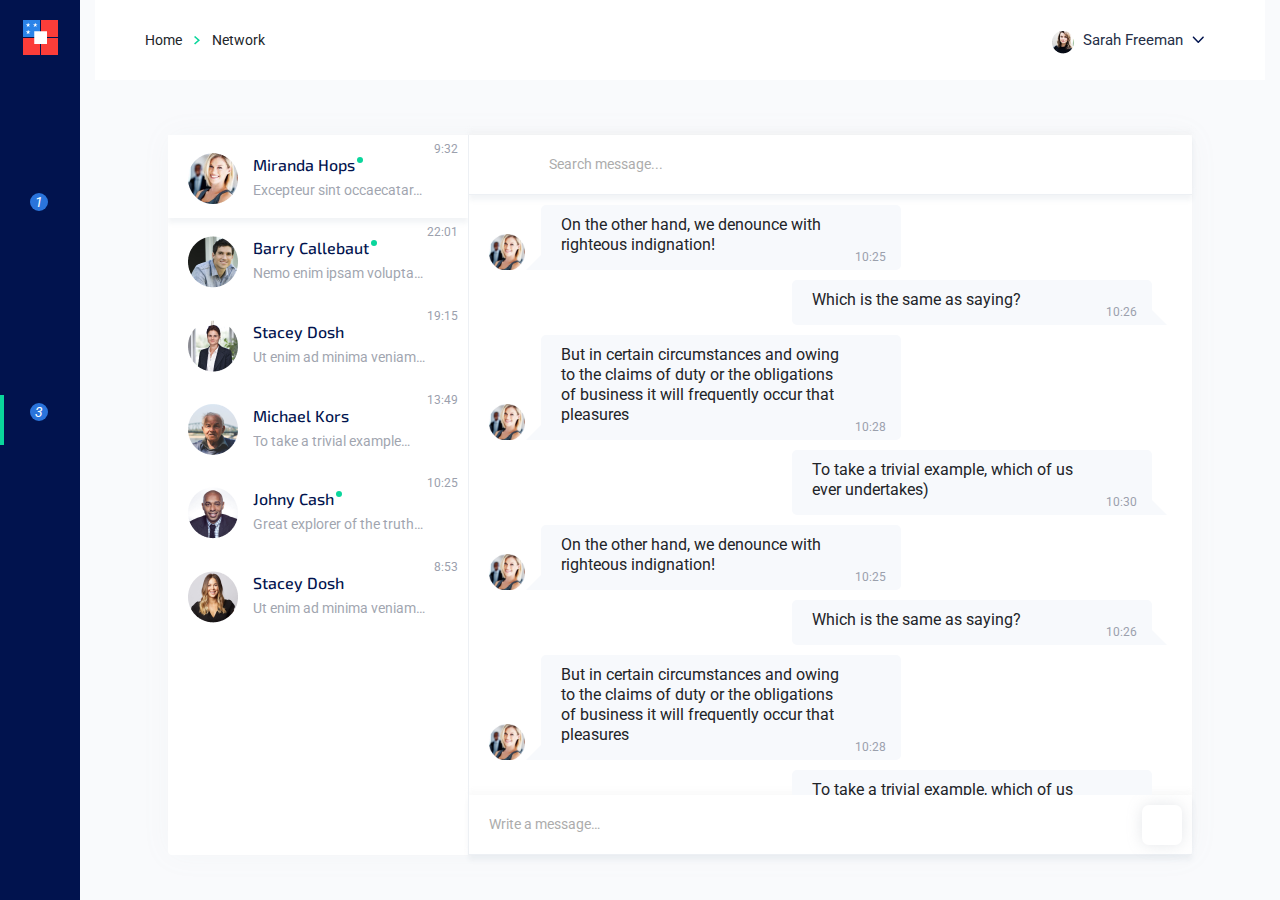
<file: Project1/index.html>
<!DOCTYPE html>
<html lang="ru">

<head>

	<meta charset="utf-8">

	<title>Interface</title>
	<meta name="description" content="">

	<meta name="viewport" content="width=device-width, initial-scale=1, maximum-scale=1">
	
		<!-- Favicon -->
	<link rel="apple-touch-icon" sizes="180x180" href="/img/favicon/apple-touch-icon.png">
	<link rel="icon" type="image/png" sizes="32x32" href="/img/favicon/favicon-32x32.png">
	<link rel="icon" type="image/png" sizes="16x16" href="/img/favicon/favicon-16x16.png">
	<link rel="manifest" href="/img/favicon/site.webmanifest">
	<link rel="mask-icon" href="/img/favicon/safari-pinned-tab.svg" color="#5bbad5">
	<link rel="shortcut icon" href="/img/favicon/favicon.ico">
	<meta name="msapplication-TileColor" content="#2b5797">
	<meta name="msapplication-config" content="/img/favicon/browserconfig.xml">
	<meta name="theme-color" content="#ffffff">

		<!-- Google Fonts -->
	<link href="https://fonts.googleapis.com/css?family=Roboto&amp;subset=cyrillic" rel="stylesheet">
	<link href="https://fonts.googleapis.com/css?family=Exo+2:400,500&amp;subset=cyrillic" rel="stylesheet">
	<link rel="stylesheet" href="https://use.fontawesome.com/releases/v5.3.1/css/all.css" integrity="sha384-mzrmE5qonljUremFsqc01SB46JvROS7bZs3IO2EmfFsd15uHvIt+Y8vEf7N7fWAU" crossorigin="anonymous">

		<!-- Стили -->
	<link rel="stylesheet" href="css/main.min.css">

</head>
<body>

	<div class="container-fluid section">
		<div class="left_bar">
			<a class="logo"><img src="img/logo.png" alt="logo"></a>

			<div class="menu">
				<ul>
					<li class="menu__item"><a href="#" class="menu__link"><i class="fa fa-calendar"></i></a></li>
					<li class="menu__item"><a href="#" class="menu__link"><i class="fa fa-user">
						<span class="alertcircle">1</span>
					</i></a></li>
					<li class="menu__item"><a href="#" class="menu__link"><i class="fa fa-wrench"></i></a></li>
					<li class="menu__item"><a href="#" class="menu__link"><i class="fa fa-users"></i></a></li>
					<li class="menu__item active"><a href="#" class="menu__link"><i class="fa fa-envelope">
						<span class="alertcircle">3</span>
					</i></a></li>
				</ul>
			</div>
		</div>

		
		<button class="button-slide"><i class="fa fa-bars"></i></button>

		<div class="topbar">

			
			<div class="topbar_crumbs">
				<span>Home</span><img src="img/arrow.svg" alt="arrow"><span>Network</span>
			</div>


			<div class="topbar_user" id="dropdownMenuLink" data-toggle="dropdown" aria-haspopup="true" aria-expanded="false" role="contentinfo">
				<div class="topbar_user_img"><img src="img/top_user.png" alt="top_user"></div>
				<p>Sarah Freeman</p><img class="topbar_user_arrow" src="img/arrow_down.svg" alt="arrow_down">
			</div>

			<div class="dropdown-menu" aria-labelledby="dropdownMenuLink">
		    <a class="dropdown-item" href="#">Miranda Hops</a>
		    <a class="dropdown-item" href="#">Barry Callebaut</a>
			</div>
		</div>

		<div class="wrap">

			<div class="cblock">


				<div id="Scrollone" class="cleft">

					<div class="cleft_user tab">
						<div class="cleft_user_img"><img src="img/user1.png" alt="user1"></div>
						<div class="cleft_user_text">
							<h4 class="dotted mutted">Miranda Hops</h4>
							<p>Excepteur sint occaecatar…</p>
						</div>
						<span>9:32</span>
					</div>

					<div class="cleft_user tab">
						<div class="cleft_user_img"><img src="img/user2.png" alt="user2"></div>
						<div class="cleft_user_text">
							<h4 class="dotted">Barry Callebaut</h4>
							<p>Nemo enim ipsam volupta…</p>
						</div>
						<span>22:01</span>
					</div>

					<div class="cleft_user tab">
						<div class="cleft_user_img"><img src="img/user3.png" alt="user3"></div>
						<div class="cleft_user_text">
							<h4>Stacey Dosh</h4>
							<p>Ut enim ad minima veniam…</p>
						</div>
						<span>19:15</span>
					</div>

					<div class="cleft_user tab">
						<div class="cleft_user_img"><img src="img/user4.png" alt="user4"></div>
						<div class="cleft_user_text">
							<h4>Michael Kors</h4>
							<p>To take a trivial example…</p>
						</div>
						<span>13:49</span>
					</div>

					<div class="cleft_user tab">
						<div class="cleft_user_img"><img src="img/user5.png" alt="user5"></div>
						<div class="cleft_user_text">
							<h4 class="dotted">Johny Cash</h4>
							<p>Great explorer of the truth…</p>
						</div>
						<span>10:25</span>
					</div>

					<div class="cleft_user tab">
						<div class="cleft_user_img"><img src="img/user6.png" alt="user6"></div>
						<div class="cleft_user_text">
							<h4>Stacey Dosh</h4>
							<p>Ut enim ad minima veniam…</p>
						</div>
						<span>8:53</span>
					</div>
					
				</div>

<!-- Right Central -->

				<div class="cright">

					<div class="cright_search">
						<button type="submit"><i class="fa fa-search"></i></button>
						<input type="text" placeholder="Search message...">
					</div>

<!-- ==========ДИАЛОГОВОН ОКНО============ -->

					<div id="Scrolltwo" class="cright_dialogue tab_item">

											<!-- 1 -->
						<div class="media cright_dialogue_left">
						  <div class="align-self-end mr-3 portrait_block" style="background-image: url(img/user1.png);"></div>
						  <div class="media-body">
						    <p>On the other hand, we denounce with righteous indignation! </p>
						    <span>10:25</span>
						  </div>
						</div>

						<div class="media cright_dialogue_right">
						  <div class="media-body">
						    <p>Which is the same as saying?</p>
						    <span>10:26</span>
						  </div>
						</div>

						<div class="media cright_dialogue_left">
						  <div class="align-self-end mr-3 portrait_block" style="background-image: url(img/user1.png);"></div>
						  <div class="media-body">
						    <p>But in certain circumstances and owing to the claims of duty or the obligations of business it will frequently occur that pleasures </p>
						    <span>10:28</span>
						  </div>
						</div>

						<div class="media cright_dialogue_right">
						  <div class="media-body">
						    <p>To take a trivial example, which of us ever undertakes)</p>
						    <span>10:30</span>
						  </div>
						</div>

						<div class="media cright_dialogue_left">
						  <div class="align-self-end mr-3 portrait_block" style="background-image: url(img/user1.png);"></div>
						  <div class="media-body">
						    <p>On the other hand, we denounce with righteous indignation! </p>
						    <span>10:25</span>
						  </div>
						</div>

						<div class="media cright_dialogue_right">
						  <div class="media-body">
						    <p>Which is the same as saying?</p>
						    <span>10:26</span>
						  </div>
						</div>

						<div class="media cright_dialogue_left">
						  <div class="align-self-end mr-3 portrait_block" style="background-image: url(img/user1.png);"></div>
						  <div class="media-body">
						    <p>But in certain circumstances and owing to the claims of duty or the obligations of business it will frequently occur that pleasures </p>
						    <span>10:28</span>
						  </div>
						</div>

						<div class="media cright_dialogue_right">
						  <div class="media-body">
						    <p>To take a trivial example, which of us ever undertakes)</p>
						    <span>10:30</span>
						  </div>
						</div>

					</div>

											<!-- 2-->
					<div class="cright_dialogue tab_item">

						<div class="media cright_dialogue_left">
						  <div class="align-self-end mr-3 portrait_block" style="background-image: url(img/user1.png);"></div>
						  <div class="media-body">
						    <p>2222222222222222222222222222222</p>
						    <span>10:25</span>
						  </div>
						</div>

						<div class="media cright_dialogue_right">
						  <div class="media-body">
						    <p>Which is the same as saying?</p>
						    <span>10:26</span>
						  </div>
						</div>

					</div>
											<!-- 3-->
					<div class="cright_dialogue tab_item">

						<div class="media cright_dialogue_left">
						  <div class="align-self-end mr-3 portrait_block" style="background-image: url(img/user1.png);"></div>
						  <div class="media-body">
						    <p>333333333333333333333333333333333333</p>
						    <span>10:25</span>
						  </div>
						</div>

						<div class="media cright_dialogue_right">
						  <div class="media-body">
						    <p>Which is the same as saying?</p>
						    <span>10:26</span>
						  </div>
						</div>

					</div>
											<!-- 4-->
					<div class="cright_dialogue tab_item">

						<div class="media cright_dialogue_left">
						  <div class="align-self-end mr-3 portrait_block" style="background-image: url(img/user1.png);"></div>
						  <div class="media-body">
						    <p>4444444444444444444444444444444444</p>
						    <span>10:25</span>
						  </div>
						</div>

						<div class="media cright_dialogue_right">
						  <div class="media-body">
						    <p>Which is the same as saying?</p>
						    <span>10:26</span>
						  </div>
						</div>

					</div>
											<!-- 5-->
					<div class="cright_dialogue tab_item">

						<div class="media cright_dialogue_left">
						  <div class="align-self-end mr-3 portrait_block" style="background-image: url(img/user1.png);"></div>
						  <div class="media-body">
						    <p>555555555555555555555555555555555</p>
						    <span>10:25</span>
						  </div>
						</div>

						<div class="media cright_dialogue_right">
						  <div class="media-body">
						    <p>Which is the same as saying?</p>
						    <span>10:26</span>
						  </div>
						</div>

					</div>

											<!-- 6-->
					<div class="cright_dialogue tab_item">

						<div class="media cright_dialogue_left">
						  <div class="align-self-end mr-3 portrait_block" style="background-image: url(img/user1.png);"></div>
						  <div class="media-body">
						    <p>6666666666666666666666666666666666666</p>
						    <span>10:25</span>
						  </div>
						</div>

						<div class="media cright_dialogue_right">
						  <div class="media-body">
						    <p>Which is the same as saying?</p>
						    <span>10:26</span>
						  </div>
						</div>

					</div>

<!-- ==========ДИАЛОГОВОН ОКНО============ -->



					<div class="cright_message">
						<input type="text" placeholder="Write a message…">
						<button><i class="fa fa-laugh-squint "></i></button>
						<button><i class="fa fa-paperclip"></i></button>
						<button class="cright_message_submit" type="submit"><i class="fa fa-paper-plane"></i></button>
					</div>
				</div>
			</div><!--  cblock -->
		</div><!-- Wrap -->

	</div><!-- SECTION -->


	<script src="js/scripts.min.js"></script>


</body>
</html>
</file>
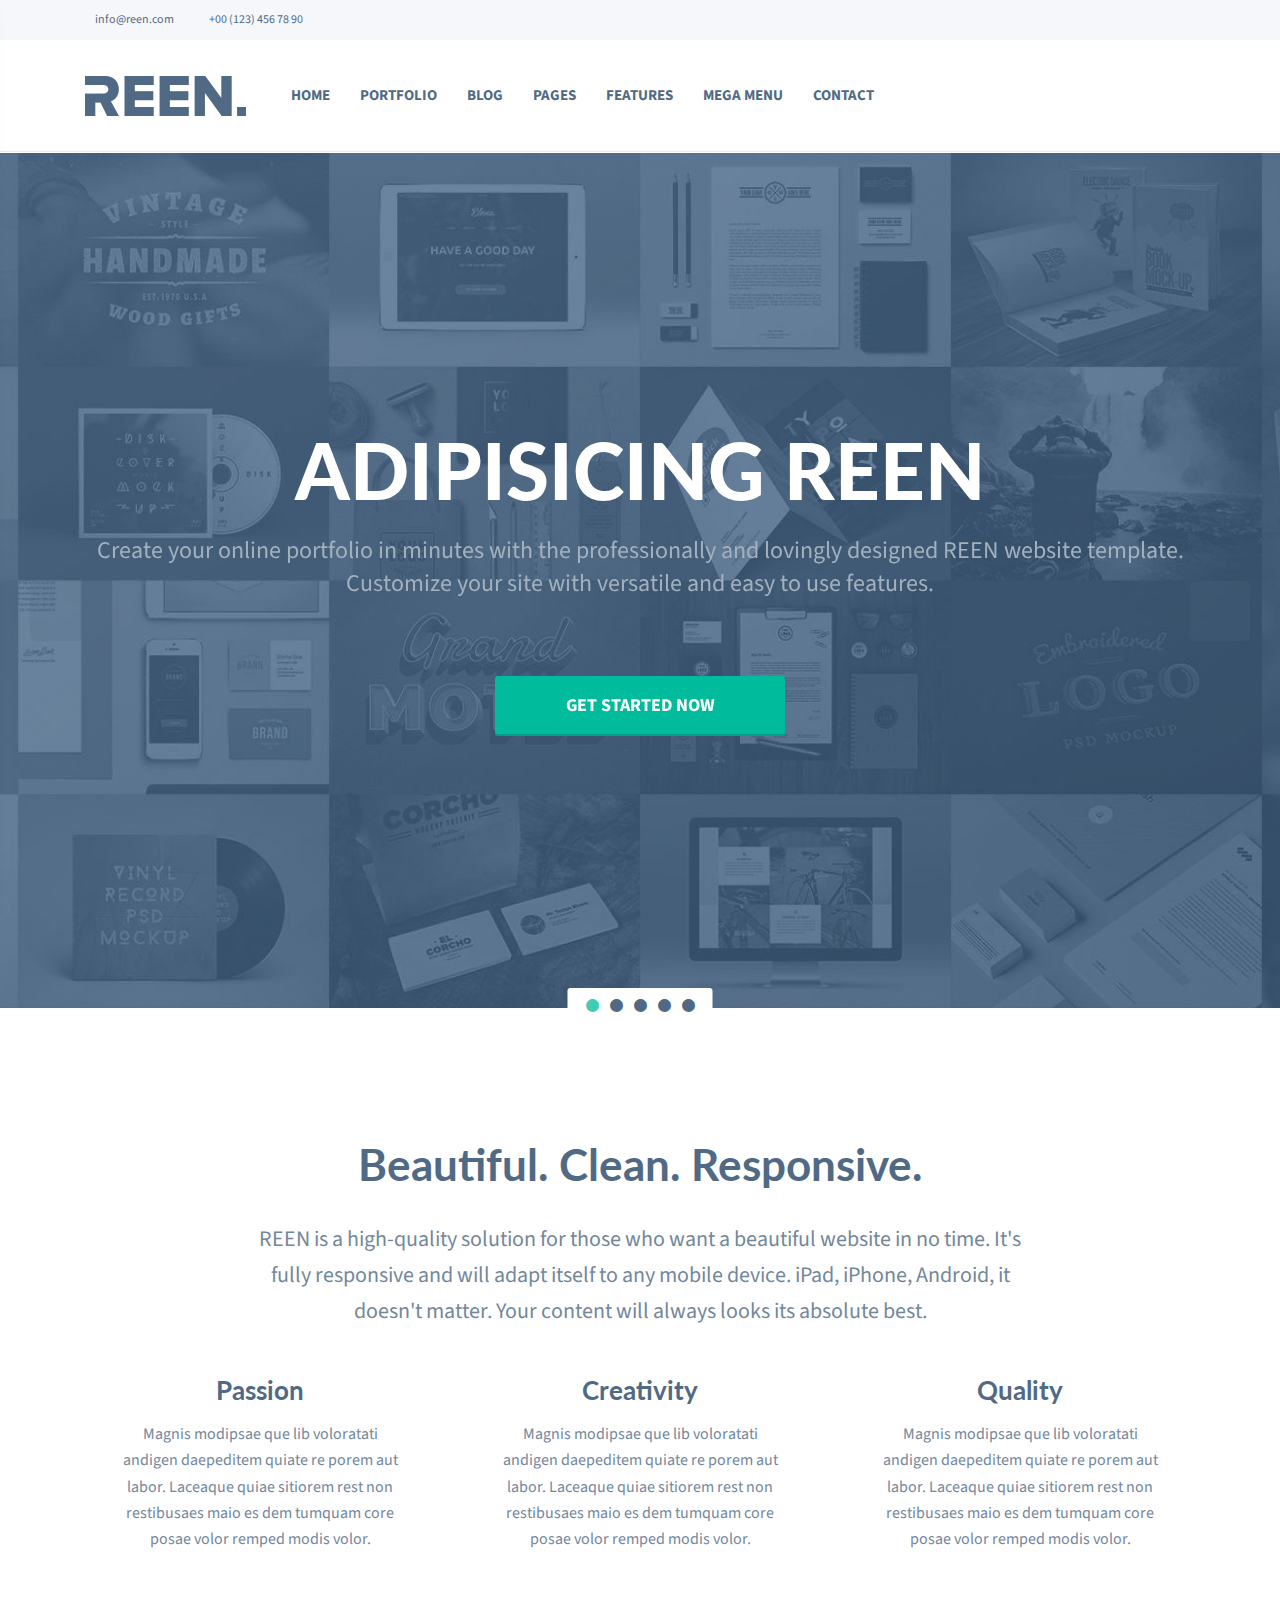
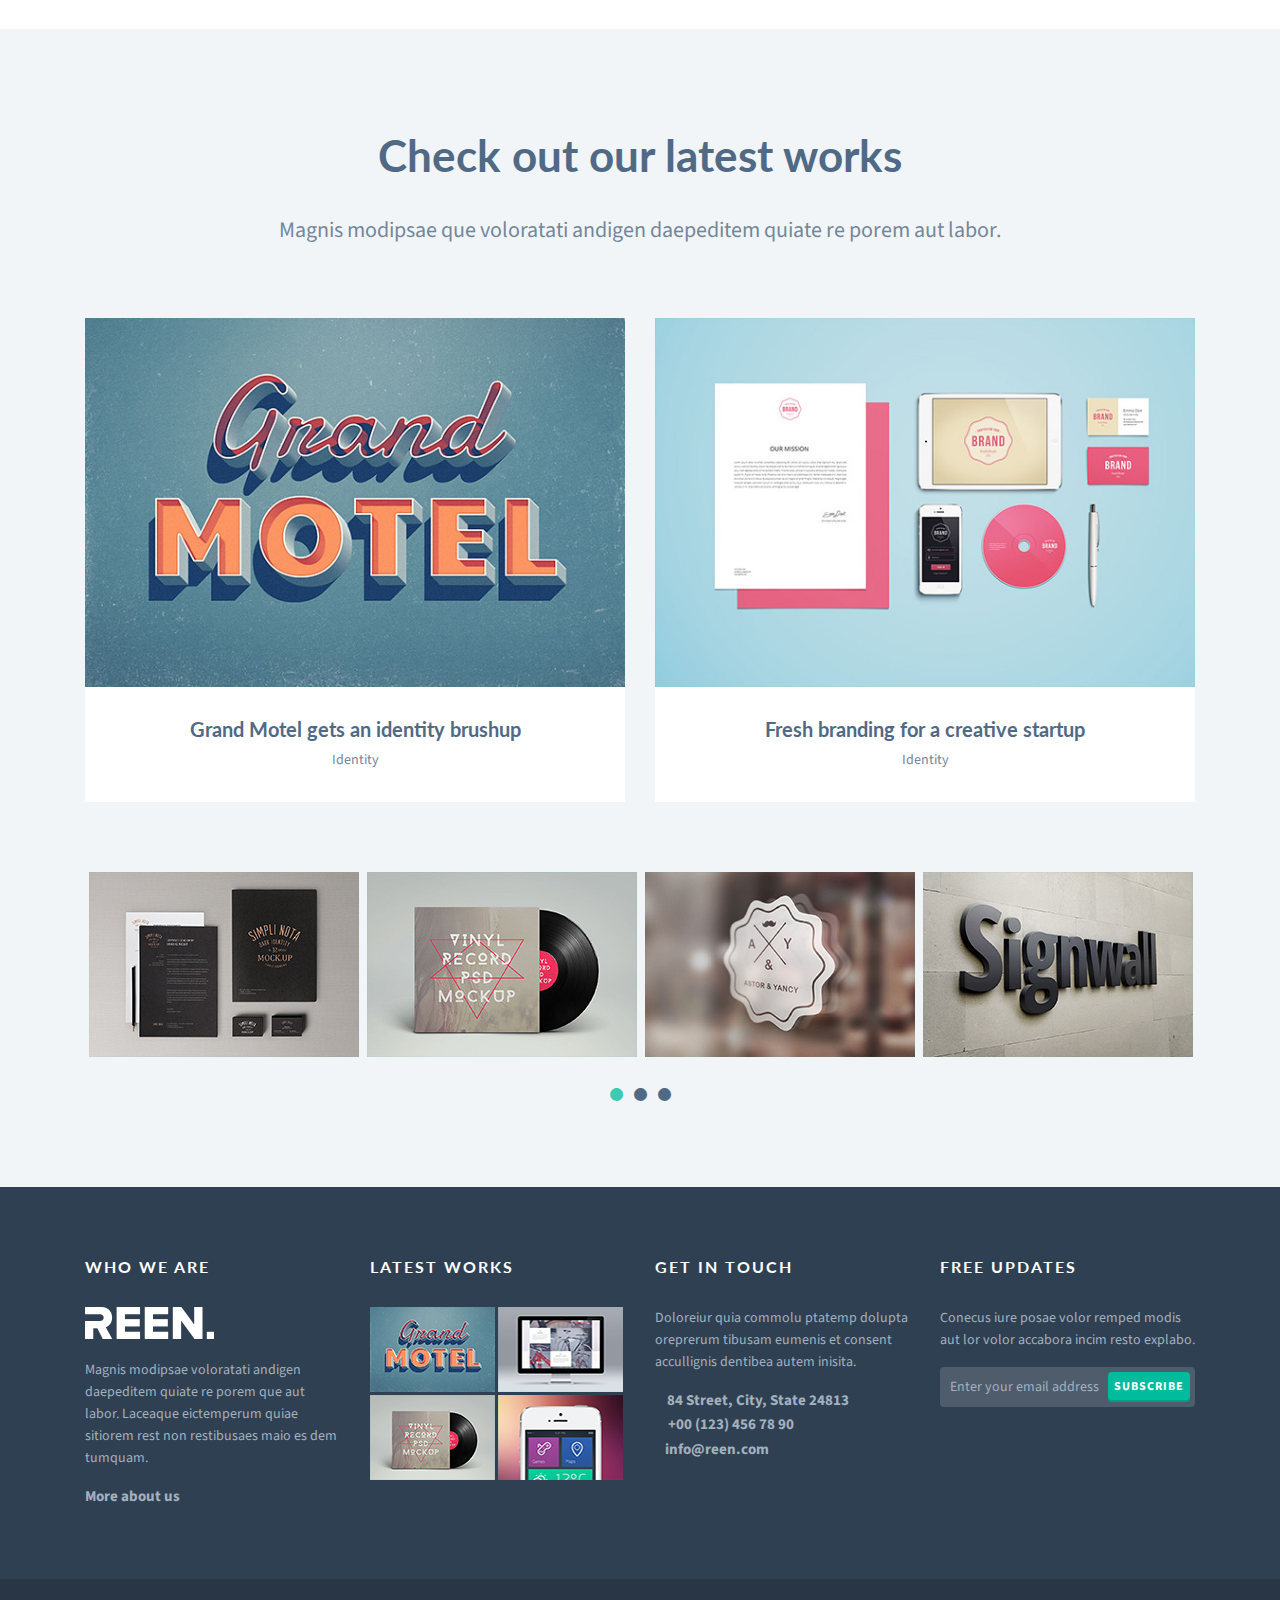
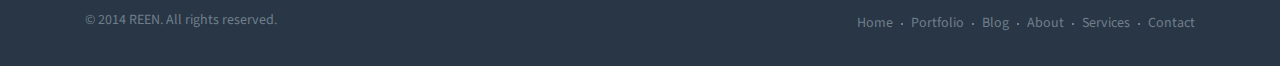
<file: Project2/index.html>
<!DOCTYPE html>
<html lang="en">

<head>

	<meta charset="utf-8">

	<title>Reen</title>
	<meta name="description" content="">

	<meta name="viewport" content="width=device-width, initial-scale=1, maximum-scale=1">
	
	<!-- <link rel="shortcut icon" href="img/favicon.ico" type="image/x-icon"> -->

	<!-- Google fonts -->
	<link href="https://fonts.googleapis.com/css?family=Lato:700,900%7CSource+Sans+Pro:400,700" rel="stylesheet"> 
	<!-- Fontawesome -->
	<link rel="stylesheet" href="https://use.fontawesome.com/releases/v5.8.2/css/all.css" integrity="sha384-oS3vJWv+0UjzBfQzYUhtDYW+Pj2yciDJxpsK1OYPAYjqT085Qq/1cq5FLXAZQ7Ay" crossorigin="anonymous">

	<link rel="stylesheet" href="css/main.min.css">

</head>

<body>
	
	<header class="header">
		<!-- =============== UPPANEL ============= -->
		<div class="uppanel">
			<div class="container">
				<div class="uppanel__wrap">

					<div class="uppanel__contacts">
						<div class="uppanel__contacts-mail">
							<a href="#"><i class="far fa-envelope"></i>info@reen.com</a>
						</div>

						<div class="uppanel__contacts-phone">
							<a href="#"><i class="fas fa-mobile-alt"></i>+00 (123) 456 78 90</a>
						</div>
					</div>

					<div class="uppanel__media">
						<a href="#"><i class="fab fa-facebook-f"></i></a>
						<a href="#"><i class="fab fa-google-plus-g"></i></a>
						<a href="#"><i class="fab fa-twitter"></i></a>
						<a href="#"><i class="fab fa-pinterest-p"></i></a>
						<a href="#"><i class="fab fa-behance"></i></a>
						<a href="#"><i class="fab fa-dribbble"></i></a>
					</div>

				</div>
			</div>
		</div>

		<!-- =============== MENUBAR ============= -->
		<div class="menubar">

			<div class="container">

				<div class="menubar__wrap">

					<!-- MOBILE BUTTON -->
					<div class="mobile-btn">
						<span></span>
						<span></span>
						<span></span>
					</div>

					<div class="menubar__logo">
						<img src="img/logo.png" alt="logo">
					</div>

					<div class="menubar__menu">
						<a href="#">Home</a>
						<a href="#">Portfolio</a>
						<a href="#">Blog</a>
						<a href="#">Pages</a>
						<a href="#">Features</a>
						<a href="#">Mega Menu</a>
						<a href="#">Contact</a>
					</div>

					<div class="menubar__search">
						<input class="menubar__search__input" type="search" id="site-search" placeholder="Search..">
						<button class="menubar__search__btn"><i class="fa fa-search"></i></button>
					</div>

				</div>
			</div>
		</div>
		<!-- MOBILE MENU -->
		<div class="mobile">
			<div class="mobile__logo">
					<img src="img/logo.png" alt="logo">
			</div>
			<div class="mobile__menu">
				<a class="mobile__menu-link" href="#">Home</a>
				<a class="mobile__menu-link" href="#">Portfolio</a>
				<a class="mobile__menu-link" href="#">Blog</a>
				<a class="mobile__menu-link" href="#">Pages</a>
				<a class="mobile__menu-link" href="#">Features</a>
				<a class="mobile__menu-link" href="#">Mega Menu</a>
				<a class="mobile__menu-link" href="#">Contact</a>
			</div>
		</div>
		<!-- MOBILE MENU -->
	</header>

	<section class="s-slider">
		<!-- slider  -->
		<div class="slider">
					<!-- SLIDE 1  -->
	    <div class="slider__single slider__single_1">
				<div class="container">
					<div class="slider__single__wrap">
						<div class="s-header"><span>adipisicing reen</span></div>
		    		<p>Create your online portfolio in minutes with the professionally and lovingly designed REEN website template. Customize your site with versatile and easy to use features.</p>
		    		<button class="large-btn">get started now</button>
		    	</div>
				</div>
	    </div>
					<!-- SLIDE 2  -->
	    <div class="slider__single slider__single_2">
				<div class="container">
					<div class="slider__single__wrap">
						<div class="s-header"><span>Fresh and beautiful<br> design</span></div>
		    		<p>REEN is designed to showcase your talent and put your work in the forefront.  Professionally use of typography and layout that fits your content.</p>
		    		<button class="large-btn">get started now</button>
		    	</div>
				</div>
	    </div>
					<!-- SLIDE 3  -->
	    <div class="slider__single slider__single_3">
	    	<div class="container">
					<div class="slider__single__wrap">
						<div class="s-header"><span>Clean and</span><span>reusable code</span></div>
		    		<p>The clean code allows you to easily copy code blocks from content modules and past them in different places or layouts.</p>
		    		<button class="large-btn">get started now</button>
		    	</div>
				</div>
	    </div>
					<!-- SLIDE 4  -->
	    <div class="slider__single slider__single_4">
	    	<div class="container">
					<div class="slider__single__wrap">
						<div class="s-header"><span>Just focus on</span><span>your creativity</span></div>
		    		<p>Take a break from messing around with heavy coding and spend your time brainstorming ideas for your next project.</p>
		    		<button class="large-btn">get started now</button>
		    	</div>
				</div>
	    </div>
					<!-- SLIDE 5  -->
	    <div class="slider__single slider__single_5">
	    	<div class="container">
					<div class="slider__single__wrap">
						<div class="s-header"><span>Showcase your<br> content</span></div>
		    		<p>With REEN you have the possibility to create websites for various contents quickly and easily. Now it's up to you!</p>
		    		<button class="large-btn">get started now</button>
		    	</div>
				</div>
	    </div>

		</div> 

	  <!-- slider END -->

	</section>

	<section class="s-quality section">
		<div class="container">
			<div class="quality">
				<h1 class="quality__title title">Beautiful. Clean. Responsive.</h1>
				<p class="quality__subtitle subtitle">REEN is a high-quality solution for those who want a beautiful website in no time. It's fully responsive and will adapt itself to any mobile device. iPad, iPhone, Android, it doesn't matter. Your content will always looks its absolute best.</p>
		
				<div class="quality__items">
					<div class="row">

						<div class="col-md-4 quality__single">
							<i class="far fa-heart quality__icon "></i>
							<h4 class="quality__single-title">Passion</h4>
							<p class="quality__single-text">Magnis modipsae que lib voloratati andigen daepeditem quiate re porem aut labor. Laceaque quiae sitiorem rest non restibusaes maio es dem tumquam core posae volor remped modis volor.</p>
						</div>

						<div class="col-md-4 quality__single">
							<i class="far fa-lightbulb quality__icon"></i>
							<h4 class="quality__single-title">Creativity</h4>
							<p class="quality__single-text">Magnis modipsae que lib voloratati andigen daepeditem quiate re porem aut labor. Laceaque quiae sitiorem rest non restibusaes maio es dem tumquam core posae volor remped modis volor.</p>
						</div>

						<div class="col-md-4 quality__single">
							<i class="far fa-star quality__icon"></i>
							<h4 class="quality__single-title">Quality</h4>
							<p class="quality__single-text">Magnis modipsae que lib voloratati andigen daepeditem quiate re porem aut labor. Laceaque quiae sitiorem rest non restibusaes maio es dem tumquam core posae volor remped modis volor.</p>

						</div>
					</div>
					
				</div>
			</div>
		</div>
	</section>

	<section class="section s-works">
		<div class="container">
			<div class="works">
				<h2 class="works__title title">Check out our latest works</h2>
				<p class="works__subtitle subtitle">Magnis modipsae que voloratati andigen daepeditem quiate re porem aut labor.</p>
				<div class="works__identity">
					<div class="row">

						<div class="col-lg-6 offset-lg-0 col-md-10 offset-md-1 col-sm-12 works__identity__single">
							<div class="works__identity__single-wrap">
								<img class="works__identity__single-img img-responsive" src="img/identity/identity_img_1.jpg" alt="identity_img_1">
								<div class="works__identity__single-hover">
									<span></span>
									<span></span>
								</div>
							</div>
							<div class="works__identity__single_desc">
								<h6 class="works__identity__single_desc-title">Grand Motel gets an identity brushup</h6>
								<span class="works__identity__single_desc-tag">Identity</span>
							</div>
						</div>

						<div class="col-lg-6 offset-lg-0 col-md-10 offset-md-1 col-sm-12 works__identity__single">
							<div class="works__identity__single-wrap">
								<img class="works__identity__single-img img-responsive" src="img/identity/identity_img_2.jpg" alt="identity_img_2">
								<div class="works__identity__single-hover">
									<span></span>
									<span></span>
								</div>
							</div>
							<div class="works__identity__single_desc">
								<h6 class="works__identity__single_desc-title">Fresh branding for a creative startup</h6>
								<span class="works__identity__single_desc-tag">Identity</span>
							</div>

						</div>

					</div>
				</div>

				
				<div class="works__carusel">

					<div class="works__carusel-item">
						<img src="img/works_carusel/works_carusel_1.jpg" alt="">
						<div class="works__carusel-item-hover">
							<p>Astor & Yancy</p>
							<span>Identity</span>
						</div>
					</div>

					<div class="works__carusel-item">
						<img src="img/works_carusel/works_carusel_2.jpg" alt="">
						<div class="works__carusel-item-hover">
							<p>Astor & Yancy</p>
							<span>Identity</span>
						</div>
					</div>

					<div class="works__carusel-item">
						<img src="img/works_carusel/works_carusel_3.jpg" alt="">
						<div class="works__carusel-item-hover">
							<p>Astor & Yancy</p>
							<span>Identity</span>
						</div>
					</div>

					<div class="works__carusel-item">
						<img src="img/works_carusel/works_carusel_4.jpg" alt="">
						<div class="works__carusel-item-hover">
							<p>Astor & Yancy</p>
							<span>Identity</span>
						</div>
					</div>

					<div class="works__carusel-item">
						<img src="img/works_carusel/works_carusel_1.jpg" alt="">
						<div class="works__carusel-item-hover">
							<p>Astor & Yancy</p>
							<span>Identity</span>
						</div>
					</div>

					<div class="works__carusel-item">
						<img src="img/works_carusel/works_carusel_2.jpg" alt="">
						<div class="works__carusel-item-hover">
							<p>Astor & Yancy</p>
							<span>Identity</span>
						</div>
					</div>

					
				</div>
				
			</div>
		</div>
	</section>
	<!-- /.section s-works -->

	<!-- FOOTER -->

	<footer class="footer">

		<div class="footer__up">
			<div class="container">
				<div class="row">
					<div class="col-xl-3 col-lg-6 col-sm-12">
						<div class="footer__up__block footer__up__block_about">
							<h6>Who we are</h6>
							<img src="img/logo_white.png" alt="logo">
							<p>Magnis modipsae voloratati andigen daepeditem quiate re porem que aut labor. Laceaque eictemperum quiae sitiorem rest non restibusaes maio es dem tumquam.</p>
							<a href="#">More about us<i class="fa fa-arrow-right"></i></a>
						</div>
						
					</div>
					<div class="col-xl-3 col-lg-6 col-sm-12">
						<div class="footer__up__block footer__up__block_works">
							<h6>Latest works</h6>
							<div class="footer__up__block_works__thumbs">
								<a href="#">
									<img src="img/Thumbs/tumbs-1.jpg" alt="tumbs-1">
									<div class="footer__up__block_works__thumbs-hover"></div>
								</a>
								<a href="#">
									<img src="img/Thumbs/tumbs-2.jpg" alt="tumbs-2">
									<div class="footer__up__block_works__thumbs-hover"></div>
								</a>
								<a href="#">
									<img src="img/Thumbs/tumbs-3.jpg" alt="tumbs-3">
									<div class="footer__up__block_works__thumbs-hover"></div>
								</a>
								<a href="#">
									<img src="img/Thumbs/tumbs-4.jpg" alt="tumbs-4">
									<div class="footer__up__block_works__thumbs-hover"></div>
								</a>
							</div>
						</div>
					</div>

					<div class="col-xl-3 col-lg-6 col-sm-12">
						<div class="footer__up__block footer__up__block_contact">
							<h6>Get in touch</h6>
							<p>Doloreiur quia commolu ptatemp dolupta oreprerum tibusam eumenis et consent accullignis dentibea autem inisita.</p>
							<a href="#"><i class="fas fa-map-marker-alt"></i>84 Street, City, State 24813</a>
							<a href="#"><i class="fas fa-mobile-alt"></i>+00 (123) 456 78 90</a>
							<a href="#"><i class="far fa-envelope"></i>info@reen.com</a>
						</div>
					</div>

					<div class="col-xl-3 col-lg-6 col-sm-12">
						<div class="footer__up__block footer__up__block_updates">
							<h6>Free updates</h6>
							<p>Conecus iure posae volor remped modis aut lor volor accabora incim resto explabo.</p>
							<form class="footer-subscribe">
								<!-- Hidden Required Fields -->
								<input type="hidden" name="project_name" value="Сайт Reen">
								<input type="hidden" name="admin_email" value="tetrahedron14@gmail.com">
								<input type="hidden" name="form_subject" value="Form Subject">
								<!-- END Hidden Required Fields -->
								<input class="footer-subscribe__input" type="email" name="E-mail" id="subscribe" placeholder="Enter your email address" required>
								<button class="footer-subscribe__button">Subscribe</button>
							</form>
							<div class="subscribe-success">Success!</div>
						</div>
					</div>

				</div>
			</div>
		</div>

		<div class="footer__down">
			<div class="container">
				<div class="footer__down__wrap">
					<div class="footer__down__rights">
						<p>© 2014 REEN. All rights reserved.</p>
					</div>
					<div class="footer__down__menu">
						<a class="footer__down__menu-link" href="#">Home</a>
						<a class="footer__down__menu-link" href="#">Portfolio</a>
						<a class="footer__down__menu-link" href="#">Blog</a>
						<a class="footer__down__menu-link" href="#">About</a>
						<a class="footer__down__menu-link" href="#">Services</a>
						<a class="footer__down__menu-link" href="#">Contact</a>
					</div>
				</div>
				
			</div>
		</div>
	
	</footer>

	<div class="button_top" title="Up"><i class="fas fa-chevron-up"></i></div>



	
	

	<script src="js/scripts.min.js"></script>

</body>
</html>
</file>
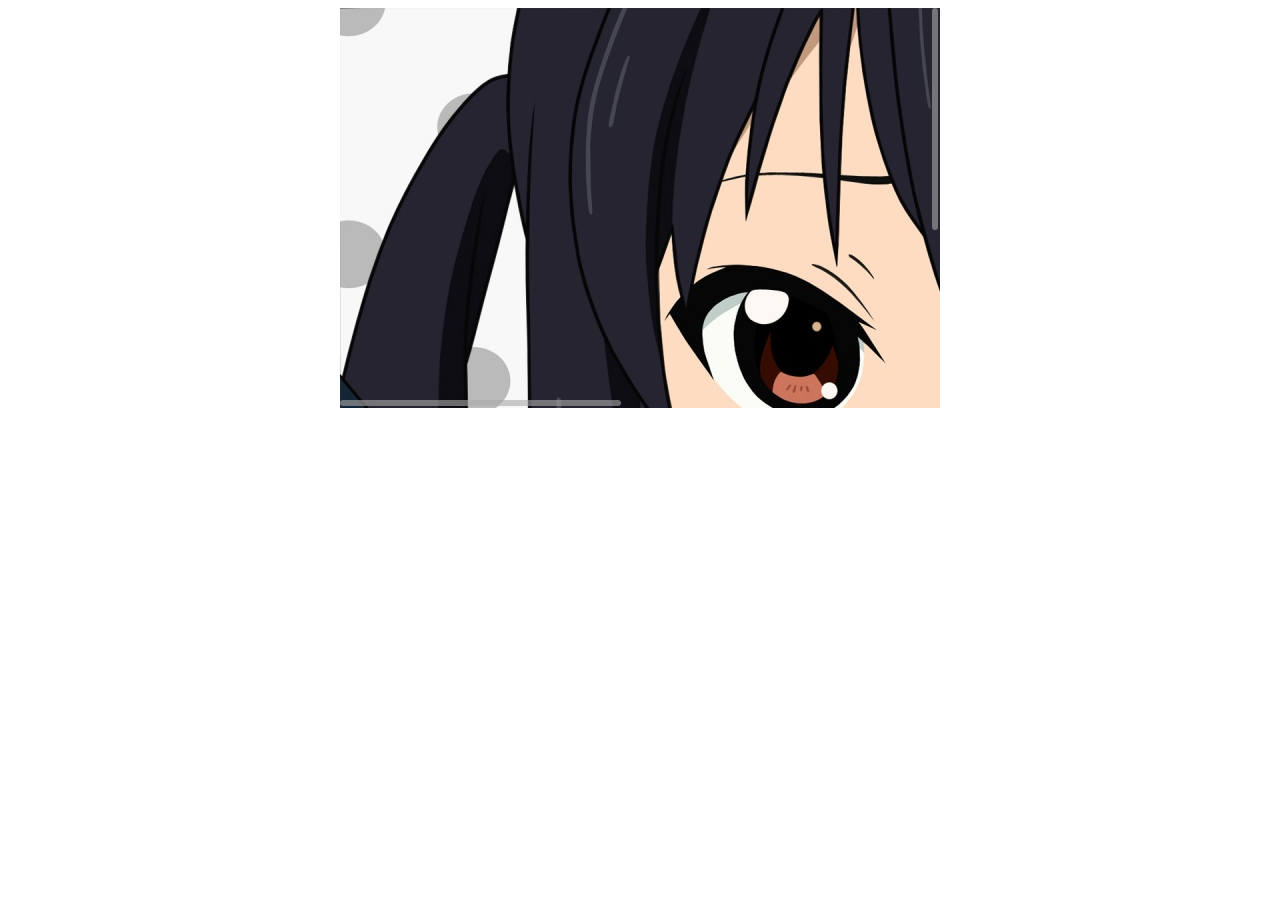
<file: Project1/libs/perfect-scrollbar-1.4.0/examples/always-visible.html>
<!DOCTYPE html>
<html>
  <head>
    <link href="../css/perfect-scrollbar.css" rel="stylesheet">
    <script src="../dist/perfect-scrollbar.js"></script>
    <style>
    #container {
      position: relative;
      margin: 0px auto;
      padding: 0px;
      width: 600px;
      height: 400px;
      overflow: auto;
    }
    #container .content {
      background-image: url('./assets/azusa.jpg');
      width: 1280px;
      height: 720px;
    }
    </style>
    <style>
    .ps__rail-x,
    .ps__rail-y {
      opacity: 0.6;
    }
    </style>
  </head>
  <body>
    <div id="container">
      <div class="content">
      </div>
    </div>
    <script>
    new PerfectScrollbar('#container');
    </script>
  </body>
</html>
</file>
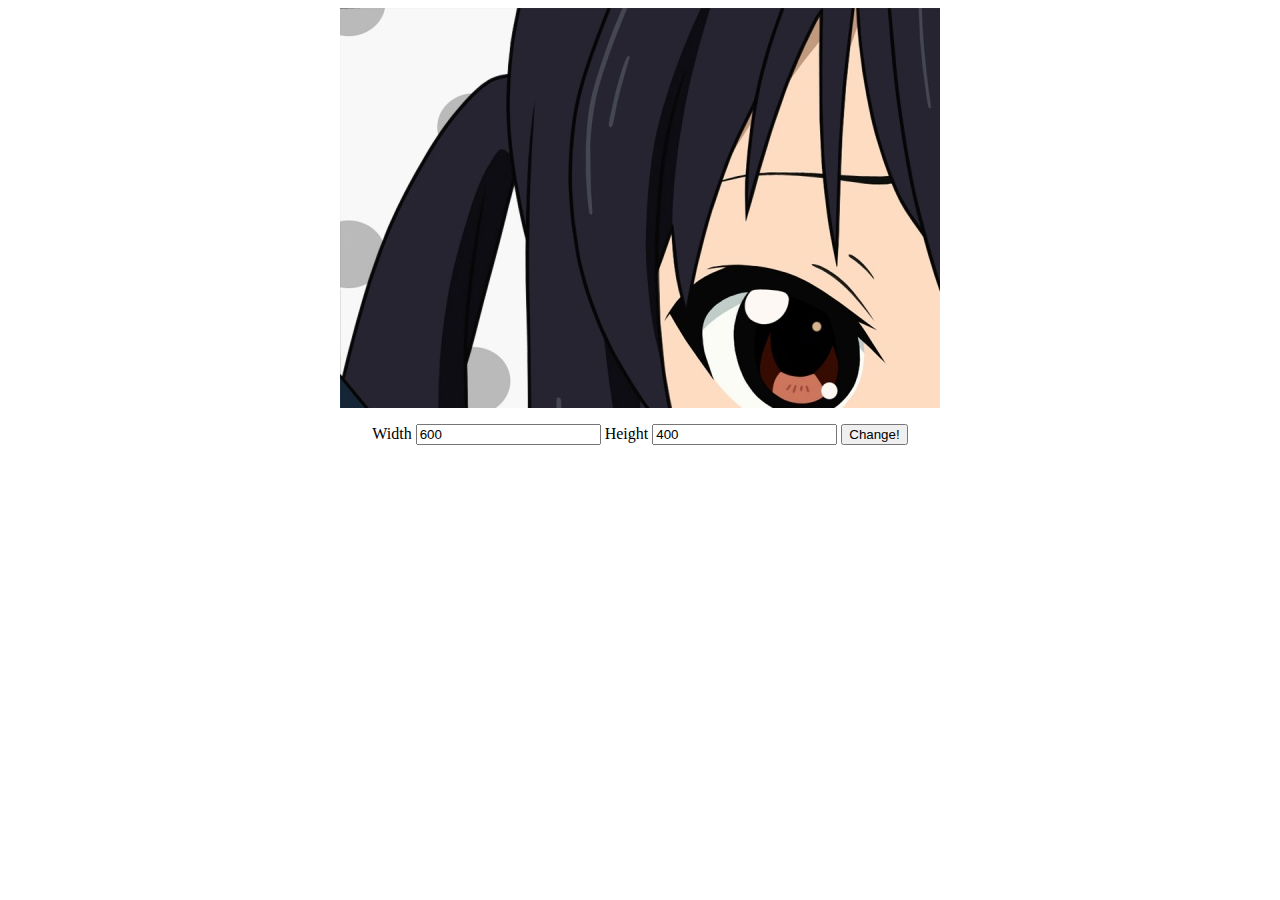
<file: Project1/libs/perfect-scrollbar-1.4.0/examples/basic.html>
<!DOCTYPE html>
<html>
  <head>
    <link href="../css/perfect-scrollbar.css" rel="stylesheet">
    <script src="../dist/perfect-scrollbar.js"></script>
    <style>
    #container {
      position: relative;
      margin: 0px auto;
      padding: 0px;
      width: 600px;
      height: 400px;
      overflow: auto;
    }
    #container .content {
      background-image: url('./assets/azusa.jpg');
      width: 1280px;
      height: 720px;
    }
    </style>
  </head>
  <body>
    <div id="container">
      <div class="content">
      </div>
    </div>

    <p style='text-align: center'>
      Width <input type='text' id='width' value='600'>
      Height <input type='text' id='height' value='400'>
      <button onclick='updateSize()'>Change!</button>
    </p>

    <script>
    var $ = document.querySelector.bind(document);

    var ps = new PerfectScrollbar('#container');

    function updateSize() {
      var width = parseInt($('#width').value, 10);
      var height = parseInt($('#height').value, 10);

      $('#container').style.width = width + 'px';
      $('#container').style.height = height + 'px';

      ps.update();
    }
    </script>
  </body>
</html>
</file>
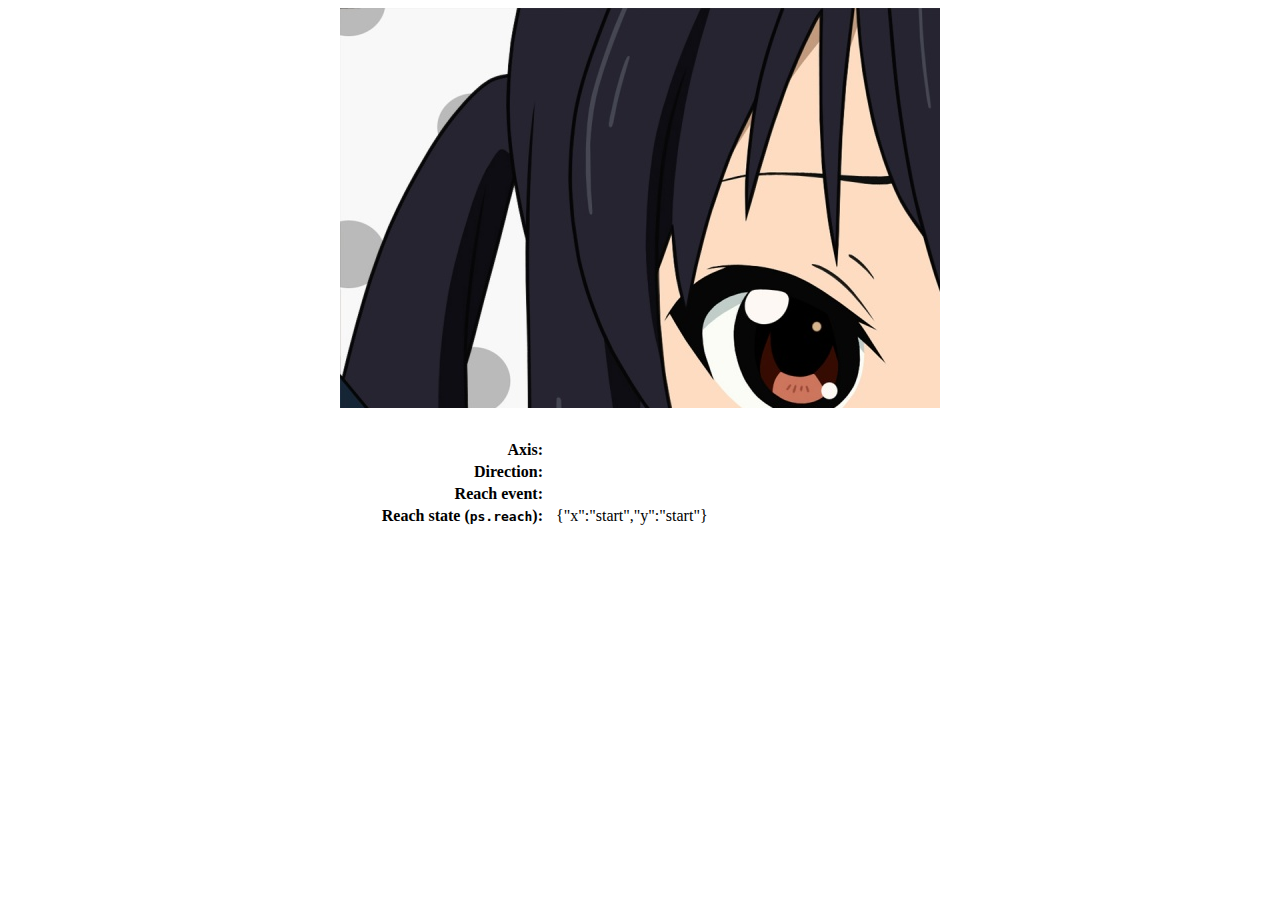
<file: Project1/libs/perfect-scrollbar-1.4.0/examples/events.html>
<!DOCTYPE html>
<html>
  <head>
    <link href="../css/perfect-scrollbar.css" rel="stylesheet">
    <script src="../dist/perfect-scrollbar.js"></script>
    <style>
    #container {
      position: relative;
      margin: 0px auto;
      padding: 0px;
      width: 600px;
      height: 400px;
      overflow: auto;
    }
    #container .content {
      background-image: url('./assets/azusa.jpg');
      width: 1280px;
      height: 720px;
    }
    table {
      width: 600px;
      margin: 30px auto;
    }
    table td:first-child {
      width: 200px;
      padding-right: 10px;
      text-align: right;
      font-weight: bold;
    }
    </style>
  </head>
  <body>
    <div id="container">
      <div class="content">
      </div>
    </div>

    <table>
      <tr>
        <td>Axis:</td>
        <td id="axis"></td>
      </tr>
      <tr>
        <td>Direction:</td>
        <td id="direction"></td>
      </tr>
      <tr>
        <td>Reach event:</td>
        <td id="reach-event"></td>
      </tr>
      <tr>
        <td>Reach state (<code>ps.reach</code>):</td>
        <td id="reach-state"></td>
      </tr>
    </table>

    <script>
    var $ = document.querySelector.bind(document);

    var container = $('#container');
    var axis = $('#axis');
    var direction = $('#direction');
    var reachEvent = $('#reach-event');
    var reachState = $('#reach-state');

    var ps = new PerfectScrollbar(container);

    function showReachState() {
      reachState.textContent = JSON.stringify(ps.reach);
    }

    showReachState();
    container.addEventListener('scroll', showReachState);

    container.addEventListener('ps-scroll-y', function () {
      axis.textContent = 'ps-scroll-y';
      reachEvent.textContent = '';
    });

    container.addEventListener('ps-scroll-x', function () {
      axis.textContent = 'ps-scroll-x';
      reachEvent.textContent = '';
    });

    container.addEventListener('ps-scroll-up', function () {
      direction.textContent = 'ps-scroll-up';
    });

    container.addEventListener('ps-scroll-down', function () {
      direction.textContent = 'ps-scroll-down';
    });

    container.addEventListener('ps-scroll-left', function () {
      direction.textContent = 'ps-scroll-left';
    });

    container.addEventListener('ps-scroll-right', function () {
      direction.textContent = 'ps-scroll-right';
    });

    container.addEventListener('ps-y-reach-start', function () {
      reachEvent.textContent = 'ps-y-reach-start';
    });

    container.addEventListener('ps-y-reach-end', function () {
      reachEvent.textContent = 'ps-y-reach-end';
    });

    container.addEventListener('ps-x-reach-start', function () {
      reachEvent.textContent = 'ps-x-reach-start';
    });

    container.addEventListener('ps-x-reach-end', function () {
      reachEvent.textContent = 'ps-x-reach-end';
    });
    </script>
  </body>
</html>
</file>
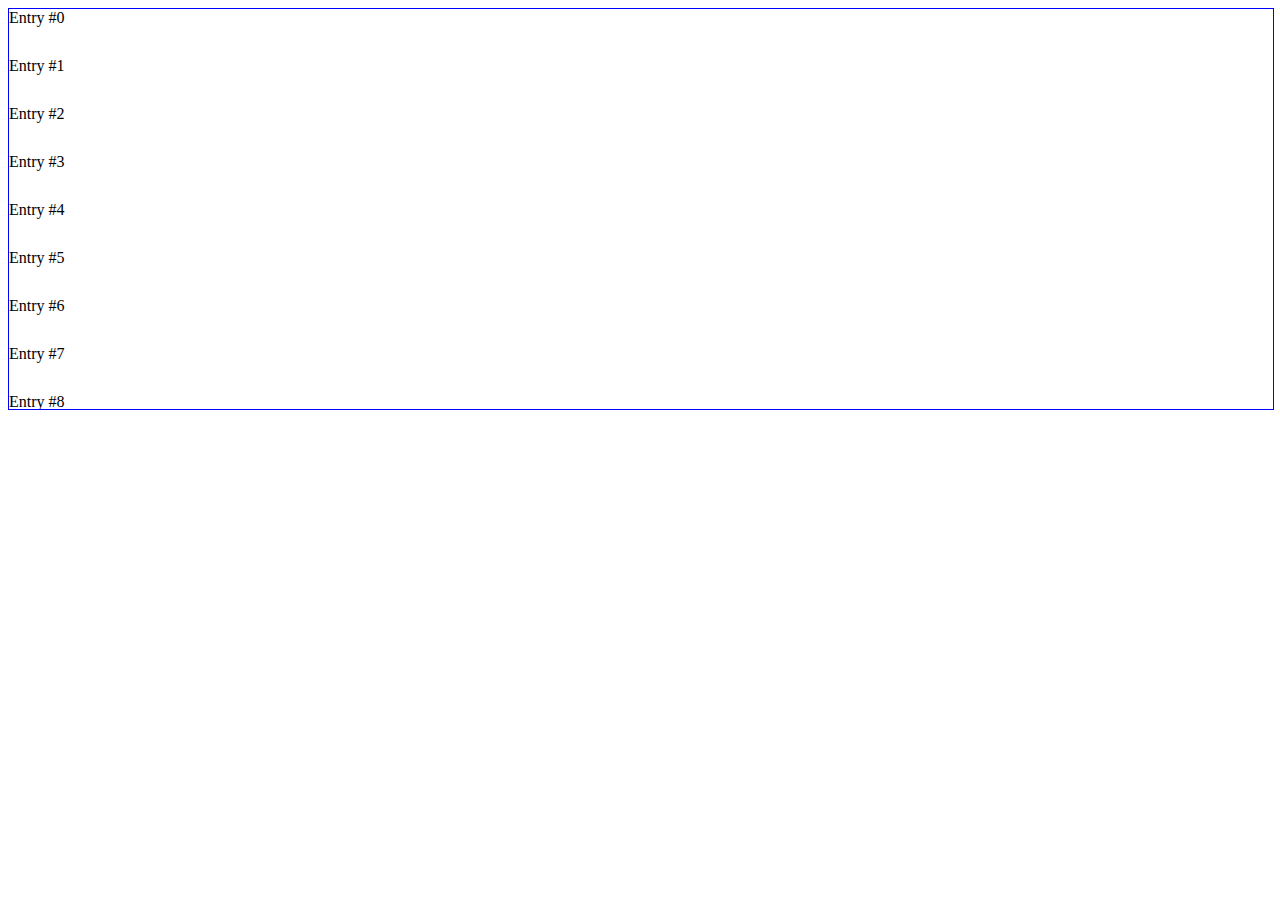
<file: Project1/libs/perfect-scrollbar-1.4.0/examples/infinite-scroll.html>
<!DOCTYPE html>
<html>
  <head>
    <link href="../css/perfect-scrollbar.css" rel="stylesheet">
    <script src="../dist/perfect-scrollbar.js"></script>
    <style>
    #container {
      height: 400px;
      width: 100%;
      border: 1px solid blue;
      overflow: auto;
      position: relative;
    }
    .entryPlaceholder {
      height: 48px;
      width: 100%;
    }
    </style>
  </head>
  <body>
    <div id="container">
    </div>

    <script>
    var $ = document.querySelector.bind(document);

    var x = 0;
    function addEntries() {
      for (var i = 0; i < 10; i++) {
        $('#container').innerHTML += '<div class="entryPlaceholder">Entry #' + (x++) + '</div>';
      }
    }

    addEntries();
    var ps = new PerfectScrollbar('#container');

    $('#container').addEventListener('ps-y-reach-end', function () {
      addEntries();
      ps.update();
    });
    </script>
  </body>
</html>
</file>
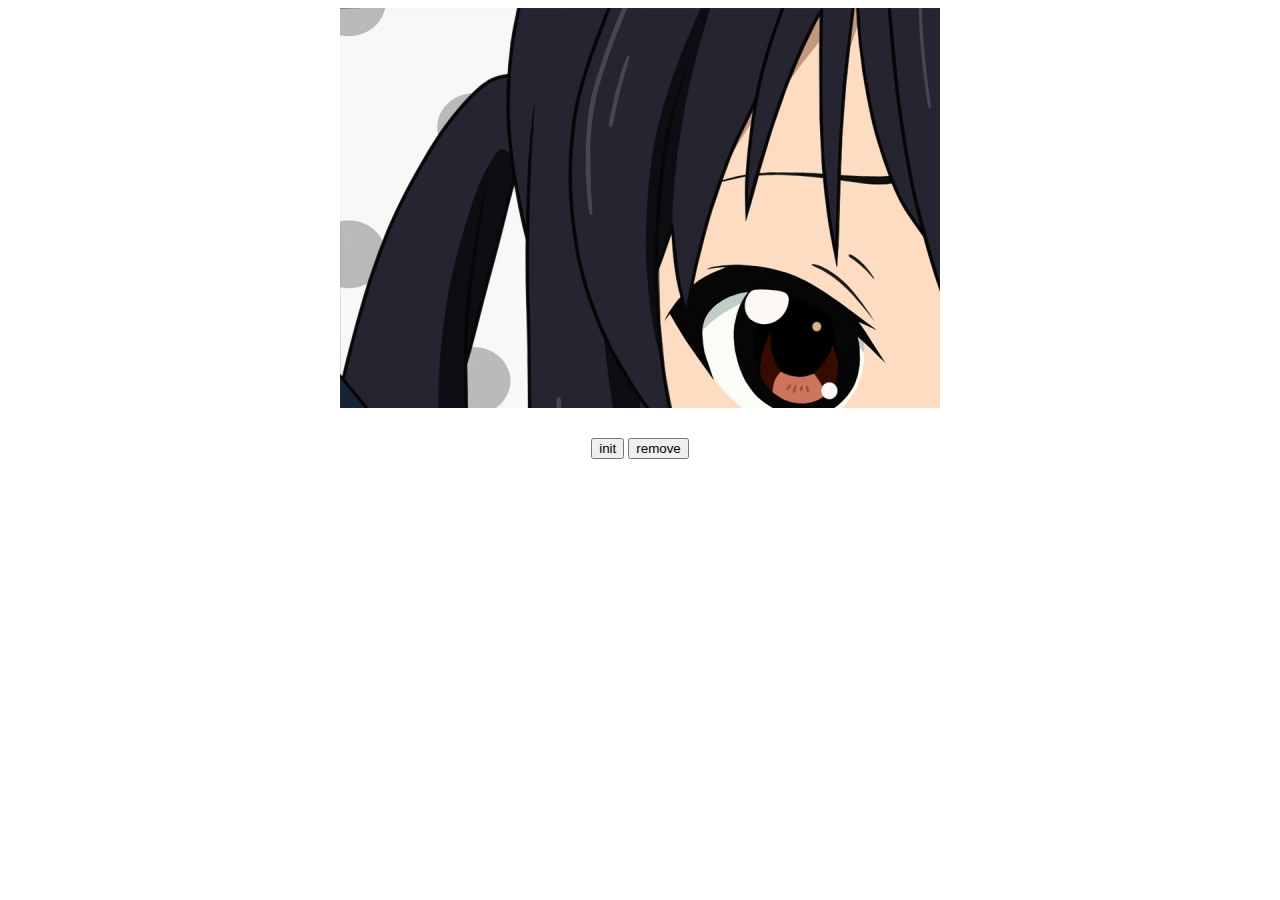
<file: Project1/libs/perfect-scrollbar-1.4.0/examples/init-and-remove.html>
<!DOCTYPE html>
<html>
  <head>
    <link href="../css/perfect-scrollbar.css" rel="stylesheet">
    <script src="../dist/perfect-scrollbar.js"></script>
    <style>
    #container {
      position: relative;
      margin: 0px auto;
      padding: 0px;
      width: 600px;
      height: 400px;
      overflow: auto;
    }
    #container .content {
      background-image: url('./assets/azusa.jpg');
      width: 1280px;
      height: 720px;
    }
    </style>
  </head>
  <body>
    <div id="container">
      <div class="content">
      </div>
    </div>

    <div style="width: 600px; text-align: center; margin: 30px auto;">
      <button id="init">init</button>
      <button id="remove">remove</button>
    </div>

    <script>
    var $ = document.querySelector.bind(document);

    var ps;

    $('#init').addEventListener('click', () => {
      if (ps) ps.destroy();
      ps = new PerfectScrollbar('#container');
    });

    $('#remove').addEventListener('click', () => {
      if (ps) ps.destroy();
      ps = null;
    });
    </script>
  </body>
</html>
</file>
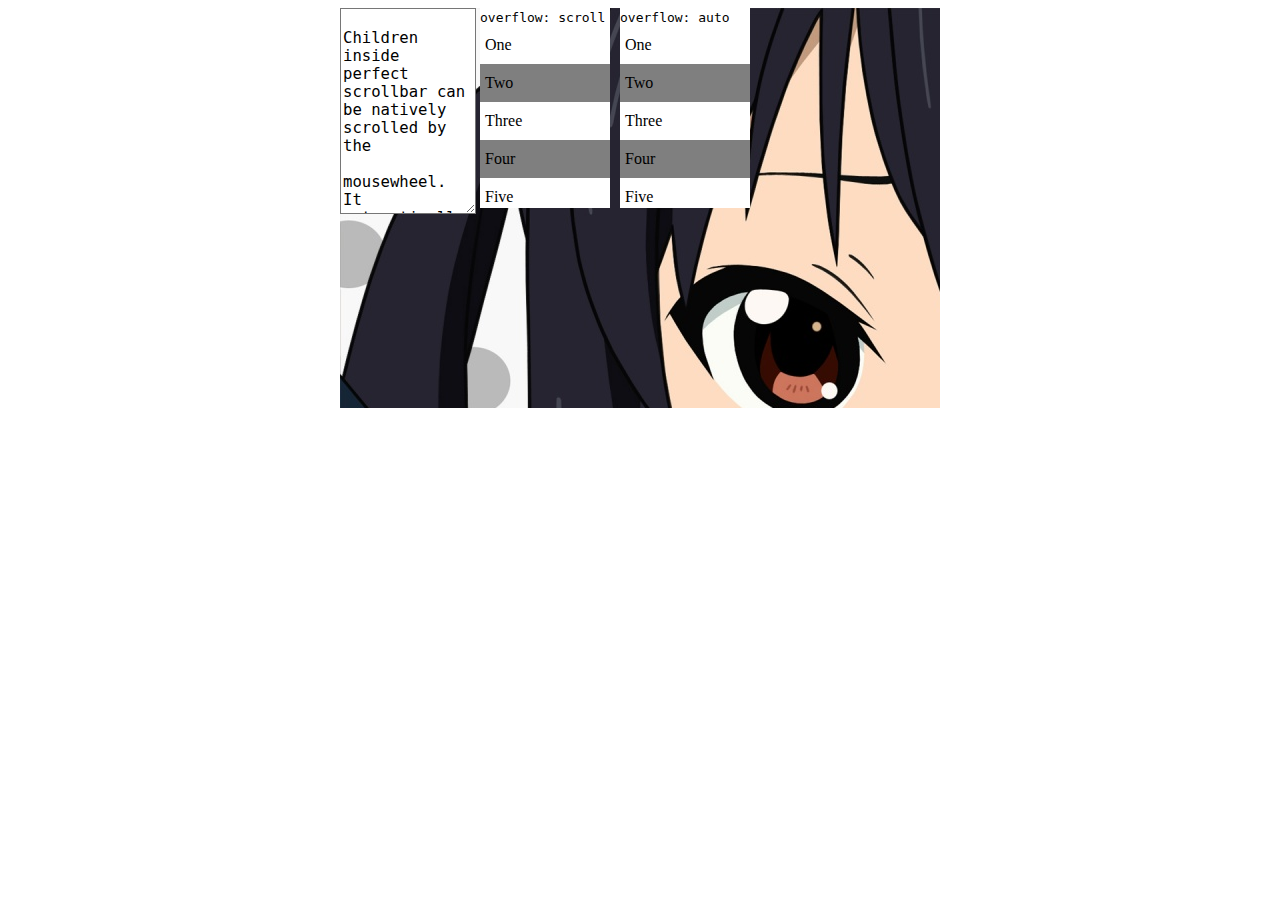
<file: Project1/libs/perfect-scrollbar-1.4.0/examples/nested-native-scroll.html>
<!DOCTYPE html>
<html>
  <head>
    <link href="../css/perfect-scrollbar.css" rel="stylesheet">
    <script src="../dist/perfect-scrollbar.js"></script>
    <style>
    #container {
      position: relative;
      margin: 0px auto;
      padding: 0px;
      width: 600px;
      height: 400px;
      overflow: auto;
    }
    #container .content {
      background-image: url('./assets/azusa.jpg');
      width: 1280px;
      height: 720px;
    }
    .my-list, textarea {
      position: absolute;
      top: 0;
      left: 0;
      width: 130px;
      height: 200px;
      overflow: scroll;
      background-color: white;
    }
    ul {
        margin: 0;
        padding: 0;
    }
    li {
      box-sizing: border-box;
      padding: 10px 5px;
      border-width: 0 0 1px 0;
      list-style-type: none;
      margin: 0;
    }
    li:nth-child(even) {
      background-color: rgba(0,0,0,0.5);
    }
    </style>
  </head>
  <body>
    <div id="container">
      <div class="content">
        <textarea cols="20" rows="50" style="font-size: 120%">
          Children inside perfect scrollbar can be natively scrolled by the
          mousewheel. It automatically works for textarea elements, other
          elements need the .ps-child class.
        </textarea>
        <div class="my-list" style="left: 140px">
          <code>overflow: scroll</code>
          <ul><li>One</li><li>Two</li><li>Three</li><li>Four</li><li>Five</li><li>Six</li><li>Seven</li><li>Eight</li></ul>
        </div>
        <div class="my-list" style="left: 280px; overflow: auto">
          <code>overflow: auto</code>
          <ul><li>One</li><li>Two</li><li>Three</li><li>Four</li><li>Five</li><li>Six</li><li>Seven</li><li>Eight</li></ul>
        </div>
      </div>
    </div>

    <script type="text/javascript">
    new PerfectScrollbar('#container');
    </script>
  </body>
</html>
</file>
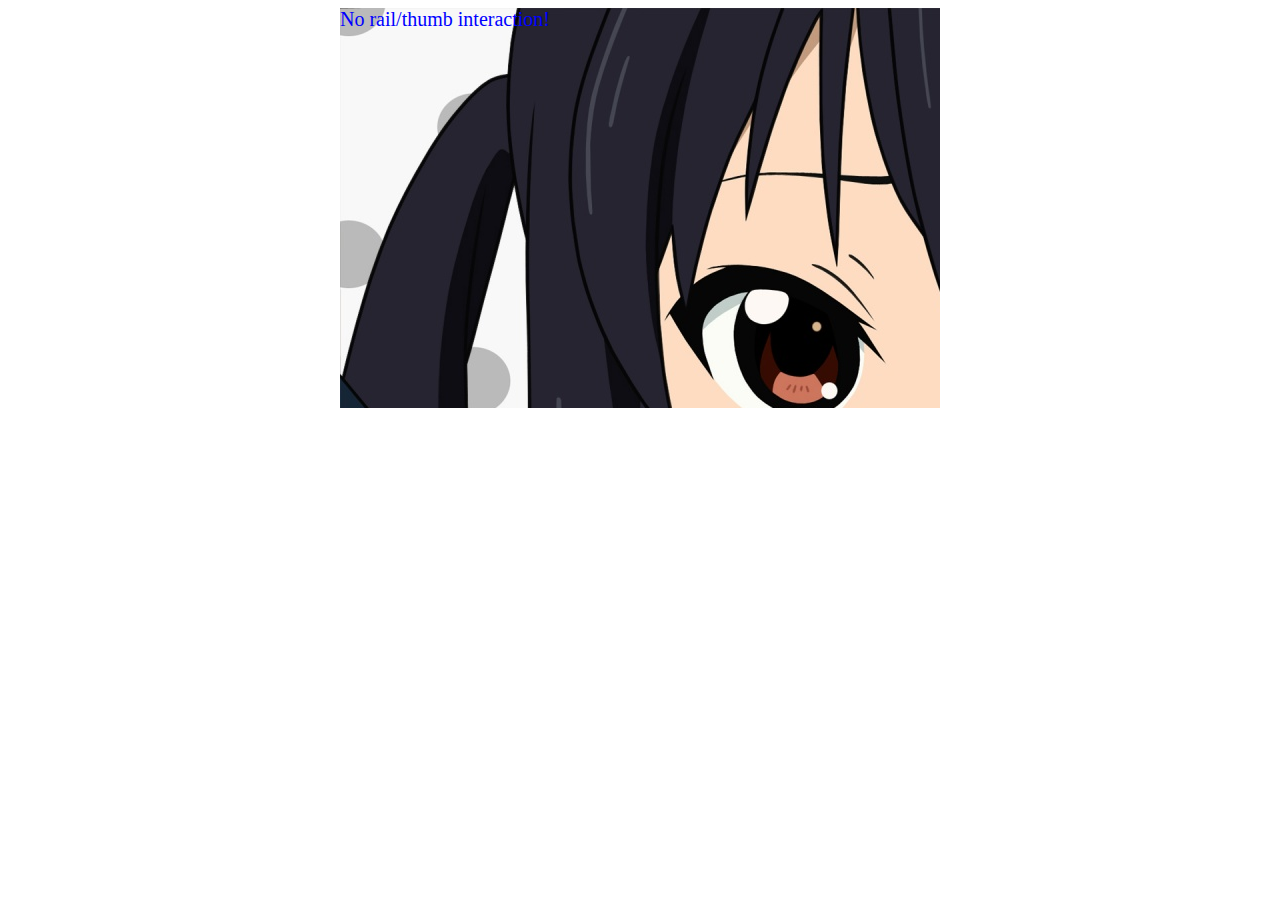
<file: Project1/libs/perfect-scrollbar-1.4.0/examples/options-handlers.html>
<!DOCTYPE html>
<html>
  <head>
    <link href="../css/perfect-scrollbar.css" rel="stylesheet">
    <script src="../dist/perfect-scrollbar.js"></script>
    <style>
    #container {
      position: relative;
      margin: 0px auto;
      padding: 0px;
      width: 600px;
      height: 400px;
      overflow: auto;
    }
    #container .content {
      background-image: url('./assets/azusa.jpg');
      width: 1280px;
      height: 720px;
      color: blue;
      font-size: 20px;
    }
    </style>
  </head>
  <body>
    <div id="container">
      <div class="content">
        No rail/thumb interaction!
      </div>
    </div>

    <script>
    var $ = document.querySelector.bind(document);

    new PerfectScrollbar('#container', {
      handlers: ['keyboard', 'wheel', 'touch']
    });
    </script>
  </body>
</html>
</file>
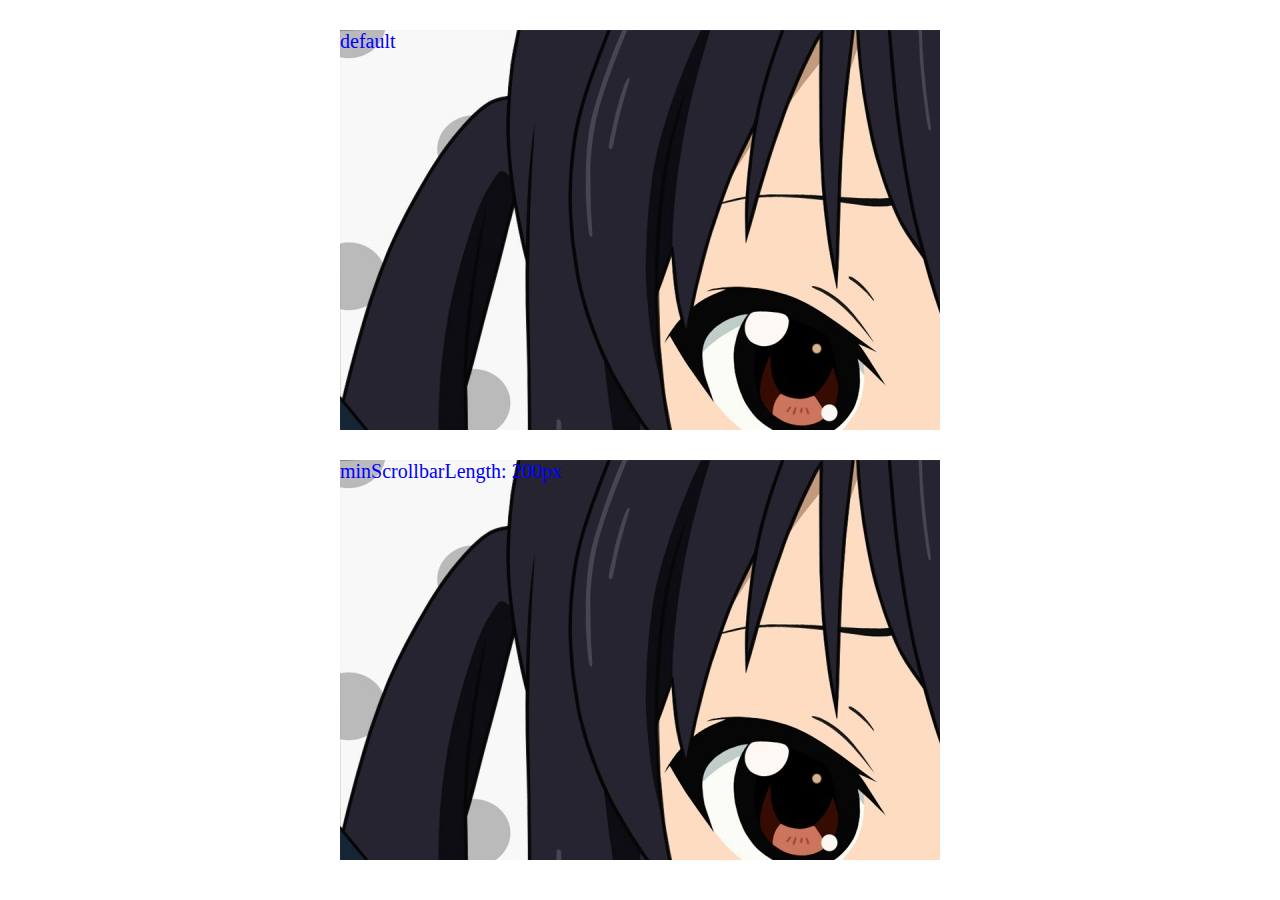
<file: Project1/libs/perfect-scrollbar-1.4.0/examples/options-minScrollbarLength.html>
<!DOCTYPE html>
<html>
  <head>
    <link href="../css/perfect-scrollbar.css" rel="stylesheet">
    <script src="../dist/perfect-scrollbar.js"></script>
    <style>
    .container {
      position: relative;
      margin: 30px auto;
      padding: 0px;
      width: 600px;
      height: 400px;
      overflow: auto;
    }
    .container .content {
      background-image: url('./assets/azusa.jpg');
      width: 12800px;
      height: 7200px;
      color: blue;
      font-size: 20px;
    }
    </style>
  </head>
  <body>
    <div class="container">
      <div class="content">
        default
      </div>
    </div>
    <div class="container">
      <div class="content">
        minScrollbarLength: 200px
      </div>
    </div>

    <script>
    var containers = document.querySelectorAll('.container');

    new PerfectScrollbar(containers[0]);

    new PerfectScrollbar(containers[1], {
      minScrollbarLength: 200
    });
    </script>
  </body>
</html>
</file>
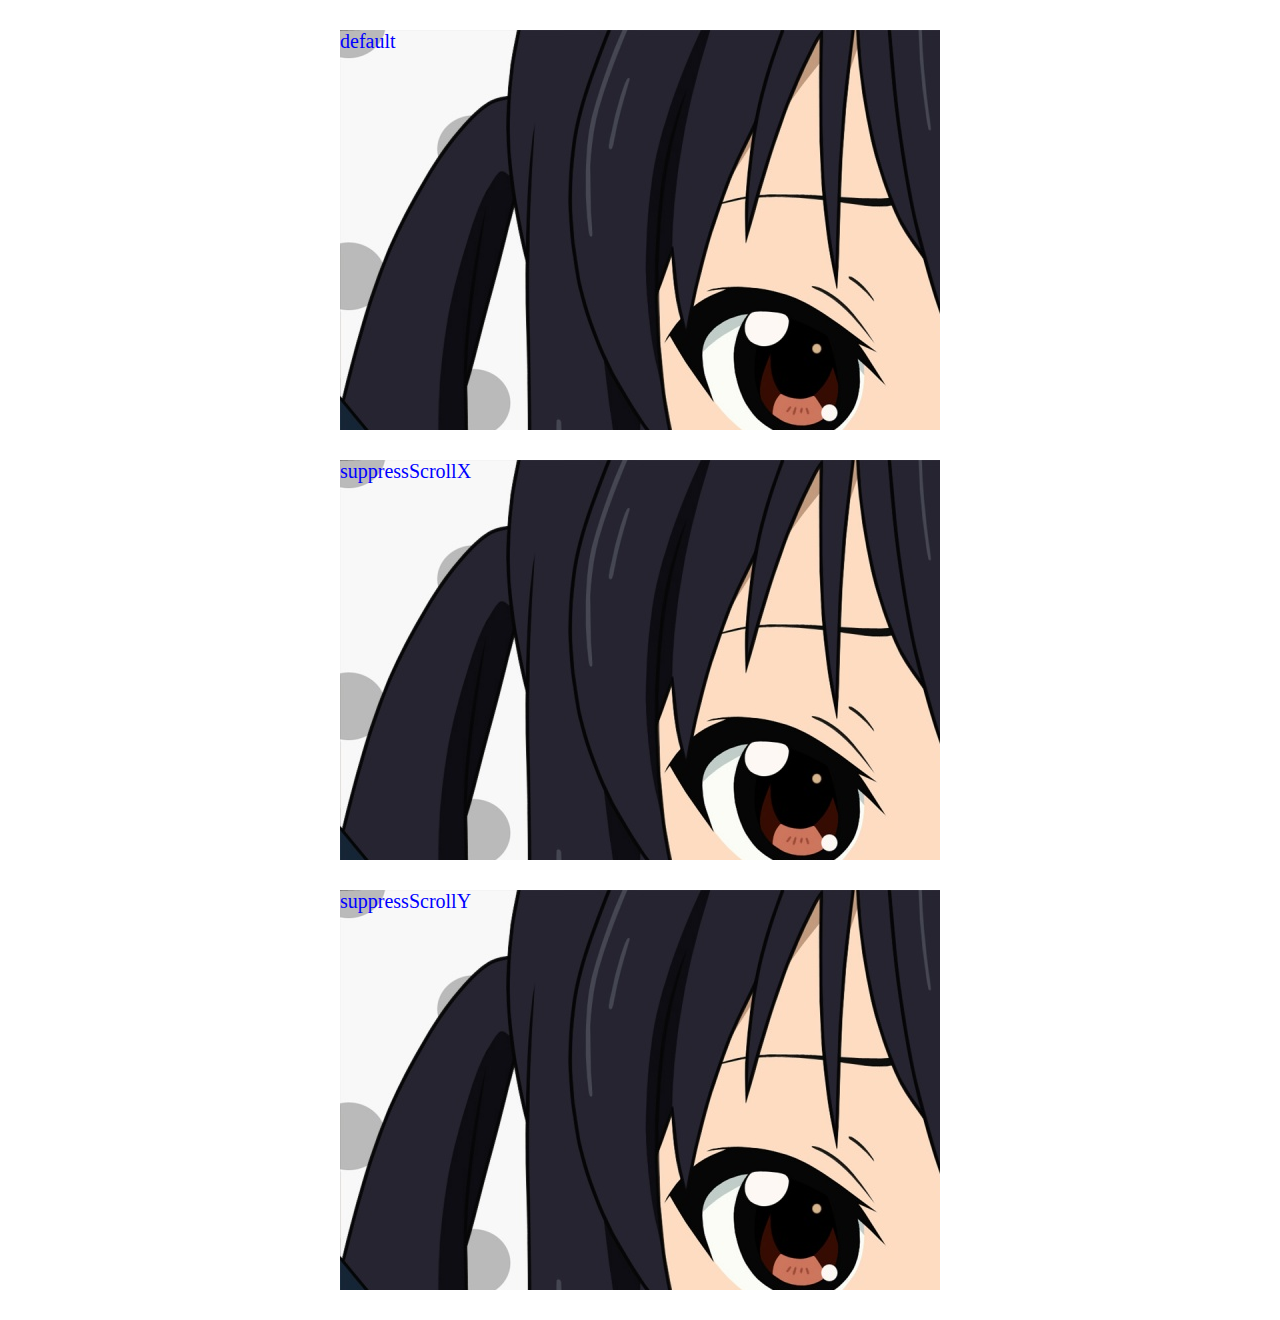
<file: Project1/libs/perfect-scrollbar-1.4.0/examples/options-suppressScrollAxis.html>
<!DOCTYPE html>
<html>
  <head>
    <link href="../css/perfect-scrollbar.css" rel="stylesheet">
    <script src="../dist/perfect-scrollbar.js"></script>
    <style>
    .container {
      position: relative;
      margin: 30px auto;
      padding: 0px;
      width: 600px;
      height: 400px;
      overflow: auto;
    }
    .container .content {
      background-image: url('./assets/azusa.jpg');
      width: 1280px;
      height: 720px;
      color: blue;
      font-size: 20px;
    }
    </style>
  </head>
  <body>
    <div class="container">
      <div class="content">
        default
      </div>
    </div>
    <div class="container">
      <div class="content">
        suppressScrollX
      </div>
    </div>
    <div class="container">
      <div class="content">
        suppressScrollY
      </div>
    </div>

    <script>
    var containers = document.querySelectorAll('.container');

    new PerfectScrollbar(containers[0]);

    new PerfectScrollbar(containers[1], {
      suppressScrollX: true
    });

    new PerfectScrollbar(containers[2], {
      suppressScrollY: true
    });
    </script>
  </body>
</html>
</file>
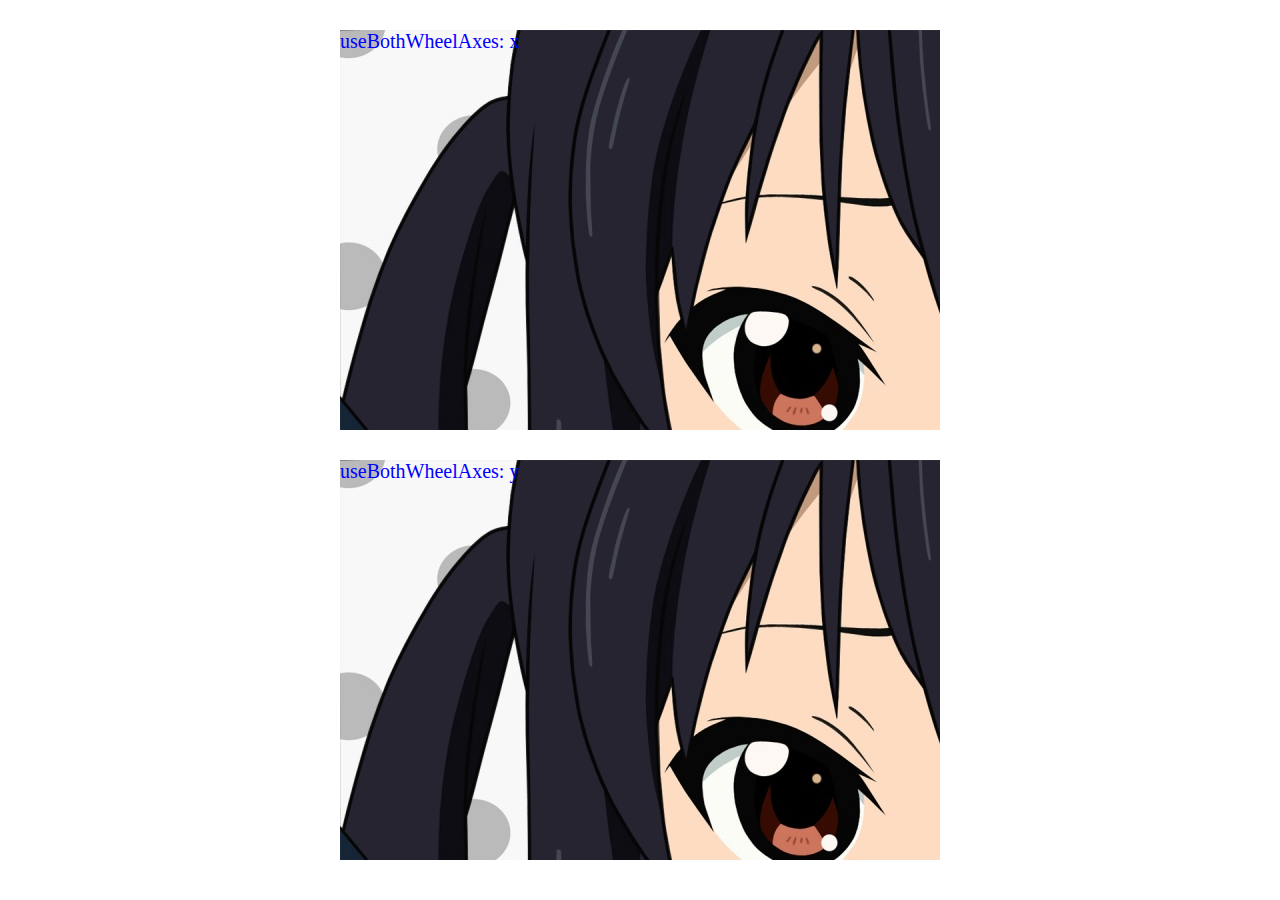
<file: Project1/libs/perfect-scrollbar-1.4.0/examples/options-useBothWheelAxes.html>
<!DOCTYPE html>
<html>
  <head>
    <link href="../css/perfect-scrollbar.css" rel="stylesheet">
    <script src="../dist/perfect-scrollbar.js"></script>
    <style>
    .container {
      position: relative;
      margin: 30px auto;
      padding: 0px;
      width: 600px;
      height: 400px;
      overflow: auto;
    }
    .container .content-x {
      background-image: url('./assets/azusa.jpg');
      width: 1280px;
      height: 400px;
      color: blue;
      font-size: 20px;
    }
    .container .content-y {
      background-image: url('./assets/azusa.jpg');
      width: 600px;
      height: 720px;
      color: blue;
      font-size: 20px;
    }
    </style>
  </head>
  <body>
    <div class="container">
      <div class="content-x">
        useBothWheelAxes: x
      </div>
    </div>
    <div class="container">
      <div class="content-y">
        useBothWheelAxes: y
      </div>
    </div>

    <script>
    var containers = document.querySelectorAll('.container');

    new PerfectScrollbar(containers[0], {
      useBothWheelAxes: true
    });

    new PerfectScrollbar(containers[1], {
      useBothWheelAxes: true
    });
    </script>
  </body>
</html>
</file>
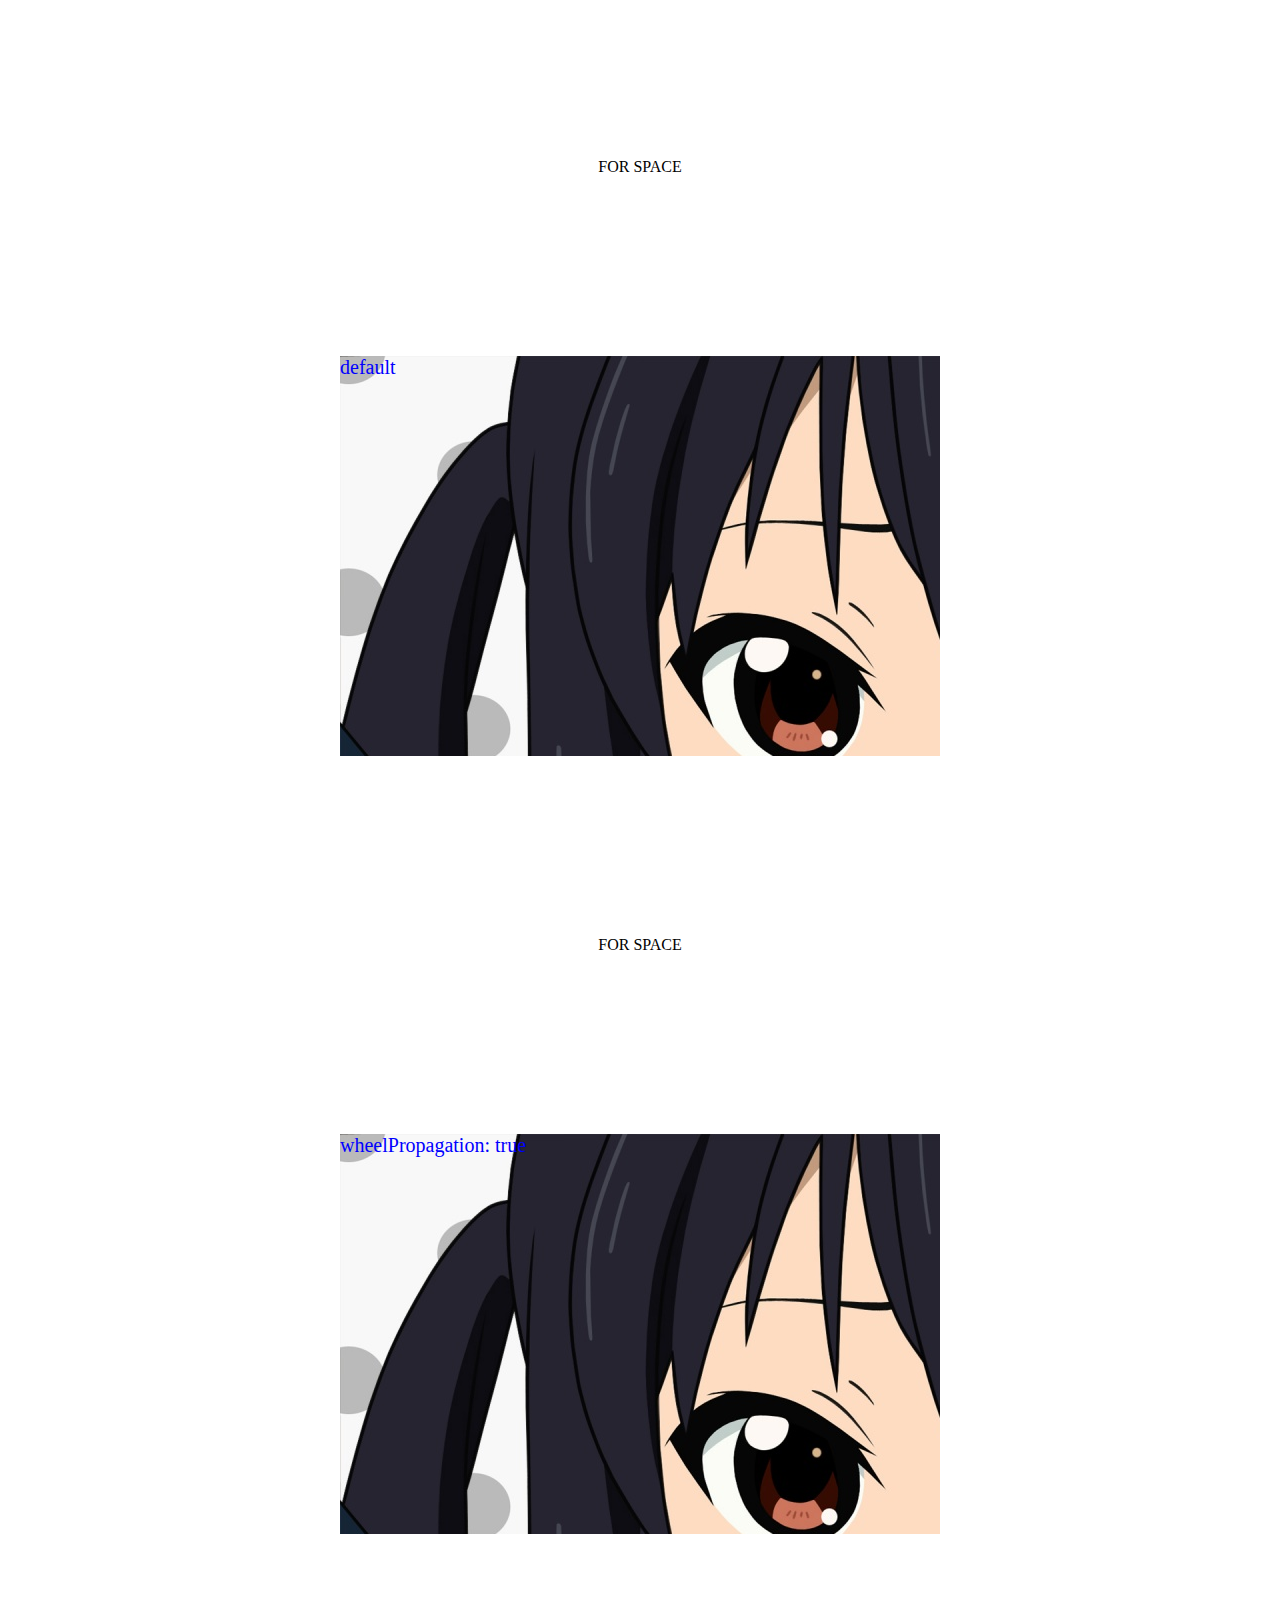
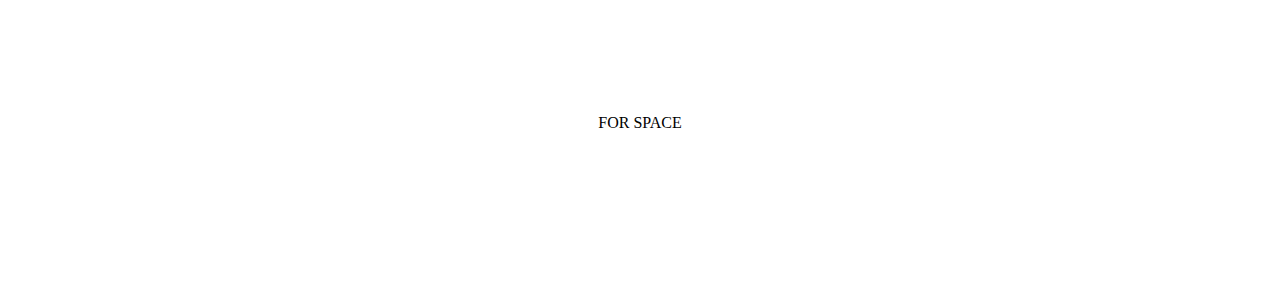
<file: Project1/libs/perfect-scrollbar-1.4.0/examples/options-wheelPropagation.html>
<!DOCTYPE html>
<html>
  <head>
    <link href="../css/perfect-scrollbar.css" rel="stylesheet">
    <script src="../dist/perfect-scrollbar.js"></script>
    <style>
    .container {
      position: relative;
      margin: 30px auto;
      padding: 0px;
      width: 600px;
      height: 400px;
      overflow: auto;
    }
    .container .content {
      background-image: url('./assets/azusa.jpg');
      width: 1280px;
      height: 720px;
      color: blue;
      font-size: 20px;
    }
    .space {
      padding: 150px 0;
      text-align: center;
    }
    </style>
  </head>
  <body>
    <div class="space">FOR SPACE</div>
    <div class="container">
      <div class="content">
        default
      </div>
    </div>
    <div class="space">FOR SPACE</div>
    <div class="container">
      <div class="content">
        wheelPropagation: true
      </div>
    </div>
    <div class="space">FOR SPACE</div>

    <script>
    var containers = document.querySelectorAll('.container');

    new PerfectScrollbar(containers[0]);

    new PerfectScrollbar(containers[1], {
      wheelPropagation: true
    });
    </script>
  </body>
</html>
</file>
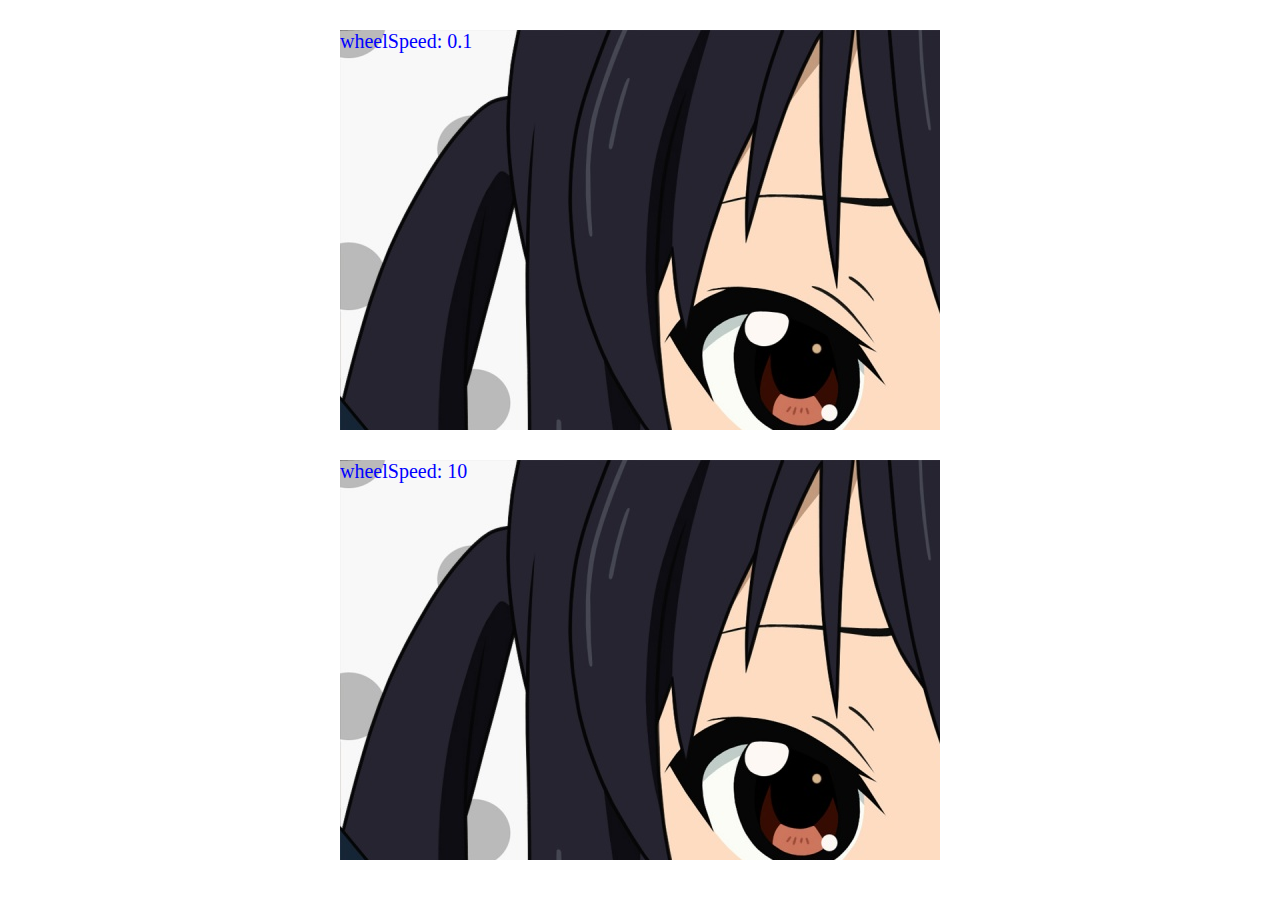
<file: Project1/libs/perfect-scrollbar-1.4.0/examples/options-wheelSpeed.html>
<!DOCTYPE html>
<html>
  <head>
    <link href="../css/perfect-scrollbar.css" rel="stylesheet">
    <script src="../dist/perfect-scrollbar.js"></script>
    <style>
    .container {
      position: relative;
      margin: 30px auto;
      padding: 0px;
      width: 600px;
      height: 400px;
      overflow: auto;
    }
    .container .content {
      background-image: url('./assets/azusa.jpg');
      width: 1280px;
      height: 720px;
      color: blue;
      font-size: 20px;
    }
    </style>
  </head>
  <body>
    <div class="container">
      <div class="content">
        wheelSpeed: 0.1
      </div>
    </div>
    <div class="container">
      <div class="content">
        wheelSpeed: 10
      </div>
    </div>

    <script>
    var containers = document.querySelectorAll('.container');

    new PerfectScrollbar(containers[0], {
      wheelSpeed: 0.1
    });

    new PerfectScrollbar(containers[1], {
      wheelSpeed: 10
    });
    </script>
  </body>
</html>
</file>
<file: Project1/libs/perfect-scrollbar-1.4.0/css/perfect-scrollbar.css>
/*
 * Container style
 */
.ps {
  overflow: hidden !important;
  overflow-anchor: none;
  -ms-overflow-style: none;
  touch-action: auto;
  -ms-touch-action: auto;
}

/*
 * Scrollbar rail styles
 */
.ps__rail-x {
  display: none;
  opacity: 0;
  transition: background-color .2s linear, opacity .2s linear;
  -webkit-transition: background-color .2s linear, opacity .2s linear;
  height: 15px;
  /* there must be 'bottom' or 'top' for ps__rail-x */
  bottom: 0px;
  /* please don't change 'position' */
  position: absolute;
}

.ps__rail-y {
  display: none;
  opacity: 0;
  transition: background-color .2s linear, opacity .2s linear;
  -webkit-transition: background-color .2s linear, opacity .2s linear;
  width: 15px;
  /* there must be 'right' or 'left' for ps__rail-y */
  right: 0;
  /* please don't change 'position' */
  position: absolute;
}

.ps--active-x > .ps__rail-x,
.ps--active-y > .ps__rail-y {
  display: block;
  background-color: transparent;
}

.ps:hover > .ps__rail-x,
.ps:hover > .ps__rail-y,
.ps--focus > .ps__rail-x,
.ps--focus > .ps__rail-y,
.ps--scrolling-x > .ps__rail-x,
.ps--scrolling-y > .ps__rail-y {
  opacity: 0.6;
}

.ps .ps__rail-x:hover,
.ps .ps__rail-y:hover,
.ps .ps__rail-x:focus,
.ps .ps__rail-y:focus,
.ps .ps__rail-x.ps--clicking,
.ps .ps__rail-y.ps--clicking {
  background-color: #eee;
  opacity: 0.9;
}

/*
 * Scrollbar thumb styles
 */
.ps__thumb-x {
  background-color: #aaa;
  border-radius: 6px;
  transition: background-color .2s linear, height .2s ease-in-out;
  -webkit-transition: background-color .2s linear, height .2s ease-in-out;
  height: 6px;
  /* there must be 'bottom' for ps__thumb-x */
  bottom: 2px;
  /* please don't change 'position' */
  position: absolute;
}

.ps__thumb-y {
  background-color: #aaa;
  border-radius: 6px;
  transition: background-color .2s linear, width .2s ease-in-out;
  -webkit-transition: background-color .2s linear, width .2s ease-in-out;
  width: 6px;
  /* there must be 'right' for ps__thumb-y */
  right: 2px;
  /* please don't change 'position' */
  position: absolute;
}

.ps__rail-x:hover > .ps__thumb-x,
.ps__rail-x:focus > .ps__thumb-x,
.ps__rail-x.ps--clicking .ps__thumb-x {
  background-color: #999;
  height: 11px;
}

.ps__rail-y:hover > .ps__thumb-y,
.ps__rail-y:focus > .ps__thumb-y,
.ps__rail-y.ps--clicking .ps__thumb-y {
  background-color: #999;
  width: 11px;
}

/* MS supports */
@supports (-ms-overflow-style: none) {
  .ps {
    overflow: auto !important;
  }
}

@media screen and (-ms-high-contrast: active), (-ms-high-contrast: none) {
  .ps {
    overflow: auto !important;
  }
}
</file>
<file: Project1/css/main.min.css>
@import url(../libs/bootstrap-4.1.3-dist/css/bootstrap.min.css);
@import url(../libs/perfect-scrollbar-1.4.0/css/perfect-scrollbar.css);
* {
  -webkit-box-sizing: border-box;
          box-sizing: border-box; }
  *:before, *:after {
    -webkit-box-sizing: border-box;
            box-sizing: border-box; }

html, body {
  height: 100%; }

body {
  font-size: 16px;
  min-width: 320px;
  position: relative;
  line-height: 1.65;
  font-family: 'Roboto', sans-serif;
  overflow-x: hidden;
  opacity: 1;
  background-color: #F9FAFC; }

.img-responsive {
  display: block;
  max-width: 100%;
  height: auto; }

.text-center {
  text-align: center; }

h4 {
  font-family: 'Exo 2', sans-serif;
  font-size: 16px;
  font-weight: 500;
  color: #01134E; }

button {
  padding: 0; }

button:focus {
  outline: none; }

.dropdown-menu {
  -webkit-box-shadow: 0px 5px 5px rgba(190, 200, 212, 0.2), 0px -5px 5px rgba(224, 224, 224, 0.15);
          box-shadow: 0px 5px 5px rgba(190, 200, 212, 0.2), 0px -5px 5px rgba(224, 224, 224, 0.15);
  border: none;
  margin-top: 5px; }

.button-slide {
  position: absolute;
  display: none;
  top: 0px;
  left: 10px;
  border: none;
  background-color: transparent;
  font-size: 20px;
  padding: 3px 15px;
  cursor: pointer;
  z-index: 1;
  -webkit-transition: all 0.3s ease;
  -o-transition: all 0.3s ease;
  transition: all 0.3s ease; }
  .button-slide.button-slide_open {
    left: 60px; }

.left_bar {
  display: block;
  background-color: #01134E;
  position: absolute;
  left: 0;
  top: 0;
  height: 100vh;
  min-height: 520px;
  width: 80px;
  z-index: 10;
  -webkit-transition: all 0.3s ease;
  -o-transition: all 0.3s ease;
  transition: all 0.3s ease; }

.logo {
  display: block;
  width: 35px;
  height: 35px;
  margin: 20px auto; }

.menu {
  margin-top: 60px; }
  .menu ul {
    list-style-type: none;
    padding: 0; }
  .menu__item {
    height: 50px;
    margin: 20px 0;
    position: relative; }
    .menu__item.active::before {
      content: '';
      position: absolute;
      left: 0;
      height: 100%;
      width: 4px;
      background-color: #0AD69C; }
  .menu__link {
    display: block !important;
    height: 100% !important;
    text-align: center; }
    .menu__link i {
      position: relative;
      color: #8089A6;
      line-height: 50px;
      font-size: 20px; }
      .menu__link i .alertcircle {
        position: absolute;
        top: 8px;
        right: -8px;
        height: 18px;
        width: 18px;
        -webkit-border-radius: 50%;
                border-radius: 50%;
        background-color: #2A74DB;
        color: #fff;
        font-size: 14px;
        line-height: 18px;
        font-family: 'Roboto', sans-serif;
        font-weight: 400;
        text-align: center; }
    .menu__link li:hover a i {
      color: #fff; }

.topbar {
  height: 80px;
  display: -webkit-box;
  display: -webkit-flex;
  display: -ms-flexbox;
  display: flex;
  background-color: #fff;
  margin-left: 80px;
  -webkit-box-align: center;
  -webkit-align-items: center;
      -ms-flex-align: center;
          align-items: center;
  -webkit-box-pack: justify;
  -webkit-justify-content: space-between;
      -ms-flex-pack: justify;
          justify-content: space-between; }
  .topbar_crumbs {
    margin-left: 50px; }
    .topbar_crumbs span {
      font-size: 14px; }
    .topbar_crumbs img {
      margin: 0px 12px; }
  .topbar_user {
    margin-right: 50px;
    display: -webkit-box;
    display: -webkit-flex;
    display: -ms-flexbox;
    display: flex;
    -webkit-box-orient: horizontal;
    -webkit-box-direction: normal;
    -webkit-flex-direction: row;
        -ms-flex-direction: row;
            flex-direction: row;
    -webkit-box-align: center;
    -webkit-align-items: center;
        -ms-flex-align: center;
            align-items: center;
    z-index: 1;
    cursor: default;
    padding: 10px;
    -webkit-border-radius: 5px;
            border-radius: 5px; }
    .topbar_user:hover {
      -webkit-box-shadow: 0px 5px 5px rgba(190, 200, 212, 0.2), 0px -5px 5px rgba(224, 224, 224, 0.15);
              box-shadow: 0px 5px 5px rgba(190, 200, 212, 0.2), 0px -5px 5px rgba(224, 224, 224, 0.15); }
    .topbar_user_img {
      height: 22px;
      width: 22px; }
    .topbar_user p {
      margin: 0 9px;
      color: #252F48;
      font-size: 15px; }
    .topbar_user_arrow {
      height: 8px; }

.wrap {
  z-index: 0;
  position: absolute;
  top: 0;
  bottom: 0;
  left: 0;
  right: 0;
  display: -webkit-box;
  display: -webkit-flex;
  display: -ms-flexbox;
  display: flex;
  -webkit-box-pack: center;
  -webkit-justify-content: center;
      -ms-flex-pack: center;
          justify-content: center;
  -webkit-box-align: start;
  -webkit-align-items: flex-start;
      -ms-flex-align: start;
          align-items: flex-start; }

.cblock {
  background-color: #fff;
  width: 80vw;
  max-height: 80vh;
  margin-top: 15vh;
  margin-left: 80px;
  display: -webkit-box;
  display: -webkit-flex;
  display: -ms-flexbox;
  display: flex;
  -webkit-box-shadow: 0px 0px 30px rgba(153, 163, 174, 0.06);
          box-shadow: 0px 0px 30px rgba(153, 163, 174, 0.06);
  -webkit-border-radius: 4px;
          border-radius: 4px;
  position: relative;
  -webkit-transition: padding 0.3s ease;
  -o-transition: padding 0.3s ease;
  transition: padding 0.3s ease; }

.cleft {
  overflow: auto;
  position: relative;
  border-right: 1px solid #EDF0F4; }
  .cleft_user {
    display: -webkit-box;
    display: -webkit-flex;
    display: -ms-flexbox;
    display: flex;
    position: relative;
    padding: 18px 20px 14px 20px;
    min-width: 300px;
    cursor: default; }
    .cleft_user_img {
      margin-right: 15px; }
    .cleft_user_text h4 {
      margin: 0;
      position: relative;
      display: inline-block; }
    .cleft_user_text .dotted::before {
      content: '';
      top: 2px;
      right: -8px;
      height: 6px;
      width: 6px;
      -webkit-border-radius: 50%;
              border-radius: 50%;
      background-color: #0AD69C;
      position: absolute; }
    .cleft_user_text .mutted::after {
      font-family: 'Font Awesome\ 5 Free';
      content: '\f028';
      font-weight: 900;
      position: absolute;
      color: #9BA0AD;
      font-size: 14px;
      top: 4px;
      right: -28px; }
    .cleft_user_text p {
      margin: 0;
      font-size: 14px;
      color: #252F48;
      opacity: 0.43; }
    .cleft_user span {
      position: absolute;
      top: 5px;
      right: 10px;
      font-size: 12px;
      color: #9BA0AD; }
  .cleft .active {
    -webkit-box-shadow: 0px 5px 5px rgba(190, 200, 212, 0.2), 0px -5px 5px rgba(224, 224, 224, 0.15);
            box-shadow: 0px 5px 5px rgba(190, 200, 212, 0.2), 0px -5px 5px rgba(224, 224, 224, 0.15);
    background-color: #fff; }

.cright {
  display: -webkit-box;
  display: -webkit-flex;
  display: -ms-flexbox;
  display: flex;
  -webkit-box-flex: 1;
  -webkit-flex-grow: 1;
      -ms-flex-positive: 1;
          flex-grow: 1;
  -webkit-box-orient: vertical;
  -webkit-box-direction: normal;
  -webkit-flex-direction: column;
      -ms-flex-direction: column;
          flex-direction: column;
  -webkit-box-pack: justify;
  -webkit-justify-content: space-between;
      -ms-flex-pack: justify;
          justify-content: space-between; }
  .cright_search, .cright_message {
    display: -webkit-box;
    display: -webkit-flex;
    display: -ms-flexbox;
    display: flex;
    width: 100%;
    min-height: 60px;
    border-bottom: 1px solid #EDF0F4;
    -webkit-box-shadow: 0px 5px 5px rgba(190, 200, 212, 0.2), 0px -5px 5px rgba(224, 224, 224, 0.15);
            box-shadow: 0px 5px 5px rgba(190, 200, 212, 0.2), 0px -5px 5px rgba(224, 224, 224, 0.15); }
    .cright_search button, .cright_message button {
      border: 0;
      background-color: transparent;
      color: #DADADA;
      width: 60px;
      cursor: pointer;
      font-size: 20px; }
      .cright_search button:hover, .cright_message button:hover {
        -webkit-box-shadow: 0px 5px 5px rgba(190, 200, 212, 0.2), 0px -5px 5px rgba(224, 224, 224, 0.15);
                box-shadow: 0px 5px 5px rgba(190, 200, 212, 0.2), 0px -5px 5px rgba(224, 224, 224, 0.15);
        background-color: #fff;
        color: #9BA0AD; }
    .cright_search input, .cright_message input {
      border: 0;
      -webkit-box-flex: 1;
      -webkit-flex-grow: 1;
          -ms-flex-positive: 1;
              flex-grow: 1;
      color: #252F48;
      opacity: 0.6;
      font-size: 14px;
      padding-left: 20px; }
      .cright_search input:focus, .cright_message input:focus {
        -webkit-box-shadow: 0px 5px 5px rgba(190, 200, 212, 0.2), 0px -5px 5px rgba(224, 224, 224, 0.15);
                box-shadow: 0px 5px 5px rgba(190, 200, 212, 0.2), 0px -5px 5px rgba(224, 224, 224, 0.15);
        opacity: 1; }
    .cright_search button:last-child, .cright_message button:last-child {
      width: 40px;
      height: 40px;
      margin: 10px;
      -webkit-border-radius: 7px;
              border-radius: 7px;
      -webkit-box-shadow: 0px 0px 15px rgba(153, 163, 174, 0.259256);
              box-shadow: 0px 0px 15px rgba(153, 163, 174, 0.259256);
      color: #0AD69C; }
    .cright_search button:last-child:hover, .cright_message button:last-child:hover {
      color: #09be8a; }
  .cright_dialogue {
    -webkit-box-flex: 1;
    -webkit-flex-grow: 1;
        -ms-flex-positive: 1;
            flex-grow: 1;
    overflow: auto;
    position: relative; }
    .cright_dialogue_left, .cright_dialogue_right {
      margin: 10px 0 10px 0; }
      .cright_dialogue_left .portrait_block, .cright_dialogue_right .portrait_block {
        width: 36px;
        height: 36px;
        -webkit-background-size: cover;
                background-size: cover;
        margin-left: 20px; }
      .cright_dialogue_left .media-body, .cright_dialogue_right .media-body {
        position: relative;
        max-width: 360px;
        background: #F7F9FC;
        -webkit-border-radius: 5px;
                border-radius: 5px;
        padding-bottom: 5px; }
        .cright_dialogue_left .media-body::before, .cright_dialogue_right .media-body::before {
          content: '';
          position: absolute;
          width: 0;
          height: 0;
          bottom: 0;
          border-bottom: 20px solid #F7F9FC; }
        .cright_dialogue_left .media-body p, .cright_dialogue_right .media-body p {
          margin: 10px 20px;
          max-width: 280px;
          color: #222428;
          font-size: 16px;
          line-height: 20px;
          word-wrap: break-word; }
        .cright_dialogue_left .media-body span, .cright_dialogue_right .media-body span {
          position: absolute;
          right: 15px;
          bottom: 2px;
          font-size: 12px;
          color: #9BA0AD; }
    .cright_dialogue_right .media-body {
      margin: 0 40px 0 auto; }
      .cright_dialogue_right .media-body::before {
        right: -15px;
        border-right: 20px solid transparent; }
    .cright_dialogue_left .media-body::before {
      left: -15px;
      border-left: 20px solid transparent; }

.slideout-menu {
  position: fixed;
  top: 0;
  bottom: 0;
  width: 256px;
  min-height: 100vh;
  overflow-y: scroll;
  -webkit-overflow-scrolling: touch;
  z-index: 0;
  display: none; }

.slideout-menu-left {
  left: 0; }

.slideout-menu-right {
  right: 0; }

.slideout-panel {
  position: relative;
  z-index: 1;
  will-change: transform;
  background-color: #FFF;
  min-height: 100vh; }

.slideout-open .slideout-panel {
  overflow: hidden; }

.slideout-open .slideout-menu {
  display: block; }

/*==========  Desktop First  ==========*/
/* Large Devices, Wide Screens */
@media only screen and (max-width: 1200px) {
  /**/ }

/* Medium Devices, Desktops */
@media only screen and (max-width: 992px) {
  .topbar {
    height: 60px; }
  .left_bar {
    width: 60px; }
  .cblock {
    margin-left: 0; }
  .cright_dialogue_right .media-body, .cright_dialogue_left .media-body {
    max-width: 320px; }
    .cright_dialogue_right .media-body p, .cright_dialogue_left .media-body p {
      font-size: 14px;
      max-width: 250px; }
  .cleft_user {
    min-width: 240px; } }

/* Small Devices, Tablets */
@media only screen and (max-width: 768px) {
  .button-slide {
    display: block; }
  .cblock {
    width: 100%;
    max-height: 92vh;
    min-height: 480px;
    margin-top: 40px;
    margin-left: 0;
    padding-left: 10px;
    display: -webkit-box;
    display: -webkit-flex;
    display: -ms-flexbox;
    display: flex;
    -webkit-box-orient: vertical;
    -webkit-box-direction: normal;
    -webkit-flex-direction: column;
        -ms-flex-direction: column;
            flex-direction: column; }
    .cblock.openmenu {
      padding-left: 60px; }
    .cblock .cleft {
      border-bottom: 1px solid #EDF0F4;
      min-height: 120px;
      height: 30vh; }
      .cblock .cleft_user {
        padding: 12px 20px 8px 20px; }
  .cright {
    min-height: 360px;
    height: 62vh; }
  .left_bar {
    -webkit-transform: translateX(-55px);
        -ms-transform: translateX(-55px);
            transform: translateX(-55px); }
    .left_bar.hidemenu {
      -webkit-transform: translateX(0px);
          -ms-transform: translateX(0px);
              transform: translateX(0px); }
  .cright_dialogue_right .media-body, .cright_dialogue_left .media-body {
    max-width: 320px; }
    .cright_dialogue_right .media-body p, .cright_dialogue_left .media-body p {
      font-size: 14px;
      max-width: 250px; }
  .cright_dialogue_right .portrait_block, .cright_dialogue_left .portrait_block {
    margin-left: 5px; }
  .topbar {
    height: 40px;
    border-bottom: 1px solid #EDF0F4;
    margin-left: 0; }
    .topbar_crumbs {
      z-index: -99;
      margin-left: 0; }
    .topbar_user {
      padding: 5px;
      margin-right: -10px; }
      .topbar_user p {
        font-size: 14px; }
  .cright_search, .cright_message {
    min-height: 40px; }
    .cright_search button:last-child, .cright_message button:last-child {
      min-width: 30px;
      height: 30px;
      margin: 4px; }
  .cright_dialogue_right .media-body, .cright_dialogue_left .media-body {
    max-width: 320px; }
    .cright_dialogue_right .media-body p, .cright_dialogue_left .media-body p {
      font-size: 12px;
      max-width: 250px; } }

/* Extra Small Devices, Phones */
@media only screen and (max-width: 480px) {
  /**/ }

/* Custom, iPhone Retina */
@media only screen and (max-width: 320px) {
  /**/ }

/*==========  Mobile First  ==========*/
/* Custom, iPhone Retina */
@media only screen and (min-width: 320px) {
  /**/ }

/* Extra Small Devices, Phones */
@media only screen and (min-width: 480px) {
  /**/ }

/* Small Devices, Tablets */
@media only screen and (min-width: 768px) {
  /**/ }

/* Medium Devices, Desktops */
@media only screen and (min-width: 992px) {
  /**/ }

/* Large Devices, Wide Screens */
@media only screen and (min-width: 1200px) {
  /**/ }
</file>
<file: Project2/css/main.min.css>
@charset 'UTF-8';/*!
 * Bootstrap v4.1.3 (https://getbootstrap.com/)
 * Copyright 2011-2018 The Bootstrap Authors
 * Copyright 2011-2018 Twitter, Inc.
 * Licensed under MIT (https://github.com/twbs/bootstrap/blob/master/LICENSE)
 */:root{--blue:#007bff;--indigo:#6610f2;--purple:#6f42c1;--pink:#e83e8c;--red:#dc3545;--orange:#fd7e14;--yellow:#ffc107;--green:#28a745;--teal:#20c997;--cyan:#17a2b8;--white:#fff;--gray:#6c757d;--gray-dark:#343a40;--primary:#007bff;--secondary:#6c757d;--success:#28a745;--info:#17a2b8;--warning:#ffc107;--danger:#dc3545;--light:#f8f9fa;--dark:#343a40;--breakpoint-xs:0;--breakpoint-sm:576px;--breakpoint-md:768px;--breakpoint-lg:992px;--breakpoint-xl:1200px;--font-family-sans-serif:-apple-system,BlinkMacSystemFont,"Segoe UI",Roboto,"Helvetica Neue",Arial,sans-serif,"Apple Color Emoji","Segoe UI Emoji","Segoe UI Symbol","Noto Color Emoji";--font-family-monospace:SFMono-Regular,Menlo,Monaco,Consolas,"Liberation Mono","Courier New",monospace}*,::after,::before{box-sizing:border-box}html{font-family:sans-serif;line-height:1.15;-webkit-text-size-adjust:100%;-ms-text-size-adjust:100%;-ms-overflow-style:scrollbar;-webkit-tap-highlight-color:transparent}@-ms-viewport{width:device-width}article,aside,figcaption,figure,footer,header,hgroup,main,nav,section{display:block}body{margin:0;font-family:-apple-system,BlinkMacSystemFont,"Segoe UI",Roboto,"Helvetica Neue",Arial,sans-serif,"Apple Color Emoji","Segoe UI Emoji","Segoe UI Symbol","Noto Color Emoji";font-size:1rem;font-weight:400;line-height:1.5;color:#212529;text-align:left;background-color:#fff}[tabindex="-1"]:focus{outline:0!important}hr{box-sizing:content-box;height:0;overflow:visible}h1,h2,h3,h4,h5,h6{margin-top:0;margin-bottom:.5rem}p{margin-top:0;margin-bottom:1rem}abbr[data-original-title],abbr[title]{text-decoration:underline;-webkit-text-decoration:underline dotted;text-decoration:underline dotted;cursor:help;border-bottom:0}address{margin-bottom:1rem;font-style:normal;line-height:inherit}dl,ol,ul{margin-top:0;margin-bottom:1rem}ol ol,ol ul,ul ol,ul ul{margin-bottom:0}dt{font-weight:700}dd{margin-bottom:.5rem;margin-left:0}blockquote{margin:0 0 1rem}dfn{font-style:italic}b,strong{font-weight:bolder}small{font-size:80%}sub,sup{position:relative;font-size:75%;line-height:0;vertical-align:baseline}sub{bottom:-.25em}sup{top:-.5em}a{color:#007bff;text-decoration:none;background-color:transparent;-webkit-text-decoration-skip:objects}a:hover{color:#0056b3;text-decoration:underline}a:not([href]):not([tabindex]){color:inherit;text-decoration:none}a:not([href]):not([tabindex]):focus,a:not([href]):not([tabindex]):hover{color:inherit;text-decoration:none}a:not([href]):not([tabindex]):focus{outline:0}code,kbd,pre,samp{font-family:SFMono-Regular,Menlo,Monaco,Consolas,"Liberation Mono","Courier New",monospace;font-size:1em}pre{margin-top:0;margin-bottom:1rem;overflow:auto;-ms-overflow-style:scrollbar}figure{margin:0 0 1rem}img{vertical-align:middle;border-style:none}svg{overflow:hidden;vertical-align:middle}table{border-collapse:collapse}caption{padding-top:.75rem;padding-bottom:.75rem;color:#6c757d;text-align:left;caption-side:bottom}th{text-align:inherit}label{display:inline-block;margin-bottom:.5rem}button{border-radius:0}button:focus{outline:1px dotted;outline:5px auto -webkit-focus-ring-color}button,input,optgroup,select,textarea{margin:0;font-family:inherit;font-size:inherit;line-height:inherit}button,input{overflow:visible}button,select{text-transform:none}[type=reset],[type=submit],button,html [type=button]{-webkit-appearance:button}[type=button]::-moz-focus-inner,[type=reset]::-moz-focus-inner,[type=submit]::-moz-focus-inner,button::-moz-focus-inner{padding:0;border-style:none}input[type=checkbox],input[type=radio]{box-sizing:border-box;padding:0}input[type=date],input[type=datetime-local],input[type=month],input[type=time]{-webkit-appearance:listbox}textarea{overflow:auto;resize:vertical}fieldset{min-width:0;padding:0;margin:0;border:0}legend{display:block;width:100%;max-width:100%;padding:0;margin-bottom:.5rem;font-size:1.5rem;line-height:inherit;color:inherit;white-space:normal}progress{vertical-align:baseline}[type=number]::-webkit-inner-spin-button,[type=number]::-webkit-outer-spin-button{height:auto}[type=search]{outline-offset:-2px;-webkit-appearance:none}[type=search]::-webkit-search-cancel-button,[type=search]::-webkit-search-decoration{-webkit-appearance:none}::-webkit-file-upload-button{font:inherit;-webkit-appearance:button}output{display:inline-block}summary{display:list-item;cursor:pointer}template{display:none}[hidden]{display:none!important}.h1,.h2,.h3,.h4,.h5,.h6,h1,h2,h3,h4,h5,h6{margin-bottom:.5rem;font-family:inherit;font-weight:500;line-height:1.2;color:inherit}.h1,h1{font-size:2.5rem}.h2,h2{font-size:2rem}.h3,h3{font-size:1.75rem}.h4,h4{font-size:1.5rem}.h5,h5{font-size:1.25rem}.h6,h6{font-size:1rem}.lead{font-size:1.25rem;font-weight:300}.display-1{font-size:6rem;font-weight:300;line-height:1.2}.display-2{font-size:5.5rem;font-weight:300;line-height:1.2}.display-3{font-size:4.5rem;font-weight:300;line-height:1.2}.display-4{font-size:3.5rem;font-weight:300;line-height:1.2}hr{margin-top:1rem;margin-bottom:1rem;border:0;border-top:1px solid rgba(0,0,0,.1)}.small,small{font-size:80%;font-weight:400}.mark,mark{padding:.2em;background-color:#fcf8e3}.list-unstyled{padding-left:0;list-style:none}.list-inline{padding-left:0;list-style:none}.list-inline-item{display:inline-block}.list-inline-item:not(:last-child){margin-right:.5rem}.initialism{font-size:90%;text-transform:uppercase}.blockquote{margin-bottom:1rem;font-size:1.25rem}.blockquote-footer{display:block;font-size:80%;color:#6c757d}.blockquote-footer::before{content:"\2014 \00A0"}.img-fluid{max-width:100%;height:auto}.img-thumbnail{padding:.25rem;background-color:#fff;border:1px solid #dee2e6;border-radius:.25rem;max-width:100%;height:auto}.figure{display:inline-block}.figure-img{margin-bottom:.5rem;line-height:1}.figure-caption{font-size:90%;color:#6c757d}code{font-size:87.5%;color:#e83e8c;word-break:break-word}a>code{color:inherit}kbd{padding:.2rem .4rem;font-size:87.5%;color:#fff;background-color:#212529;border-radius:.2rem}kbd kbd{padding:0;font-size:100%;font-weight:700}pre{display:block;font-size:87.5%;color:#212529}pre code{font-size:inherit;color:inherit;word-break:normal}.pre-scrollable{max-height:340px;overflow-y:scroll}.container{width:100%;padding-right:15px;padding-left:15px;margin-right:auto;margin-left:auto}@media (min-width:576px){.container{max-width:540px}}@media (min-width:768px){.container{max-width:720px}}@media (min-width:992px){.container{max-width:960px}}@media (min-width:1200px){.container{max-width:1140px}}.container-fluid{width:100%;padding-right:15px;padding-left:15px;margin-right:auto;margin-left:auto}.row{display:-ms-flexbox;display:flex;-ms-flex-wrap:wrap;flex-wrap:wrap;margin-right:-15px;margin-left:-15px}.no-gutters{margin-right:0;margin-left:0}.no-gutters>.col,.no-gutters>[class*=col-]{padding-right:0;padding-left:0}.col,.col-1,.col-10,.col-11,.col-12,.col-2,.col-3,.col-4,.col-5,.col-6,.col-7,.col-8,.col-9,.col-auto,.col-lg,.col-lg-1,.col-lg-10,.col-lg-11,.col-lg-12,.col-lg-2,.col-lg-3,.col-lg-4,.col-lg-5,.col-lg-6,.col-lg-7,.col-lg-8,.col-lg-9,.col-lg-auto,.col-md,.col-md-1,.col-md-10,.col-md-11,.col-md-12,.col-md-2,.col-md-3,.col-md-4,.col-md-5,.col-md-6,.col-md-7,.col-md-8,.col-md-9,.col-md-auto,.col-sm,.col-sm-1,.col-sm-10,.col-sm-11,.col-sm-12,.col-sm-2,.col-sm-3,.col-sm-4,.col-sm-5,.col-sm-6,.col-sm-7,.col-sm-8,.col-sm-9,.col-sm-auto,.col-xl,.col-xl-1,.col-xl-10,.col-xl-11,.col-xl-12,.col-xl-2,.col-xl-3,.col-xl-4,.col-xl-5,.col-xl-6,.col-xl-7,.col-xl-8,.col-xl-9,.col-xl-auto{position:relative;width:100%;min-height:1px;padding-right:15px;padding-left:15px}.col{-ms-flex-preferred-size:0;flex-basis:0;-ms-flex-positive:1;flex-grow:1;max-width:100%}.col-auto{-ms-flex:0 0 auto;flex:0 0 auto;width:auto;max-width:none}.col-1{-ms-flex:0 0 8.333333%;flex:0 0 8.333333%;max-width:8.333333%}.col-2{-ms-flex:0 0 16.666667%;flex:0 0 16.666667%;max-width:16.666667%}.col-3{-ms-flex:0 0 25%;flex:0 0 25%;max-width:25%}.col-4{-ms-flex:0 0 33.333333%;flex:0 0 33.333333%;max-width:33.333333%}.col-5{-ms-flex:0 0 41.666667%;flex:0 0 41.666667%;max-width:41.666667%}.col-6{-ms-flex:0 0 50%;flex:0 0 50%;max-width:50%}.col-7{-ms-flex:0 0 58.333333%;flex:0 0 58.333333%;max-width:58.333333%}.col-8{-ms-flex:0 0 66.666667%;flex:0 0 66.666667%;max-width:66.666667%}.col-9{-ms-flex:0 0 75%;flex:0 0 75%;max-width:75%}.col-10{-ms-flex:0 0 83.333333%;flex:0 0 83.333333%;max-width:83.333333%}.col-11{-ms-flex:0 0 91.666667%;flex:0 0 91.666667%;max-width:91.666667%}.col-12{-ms-flex:0 0 100%;flex:0 0 100%;max-width:100%}.order-first{-ms-flex-order:-1;order:-1}.order-last{-ms-flex-order:13;order:13}.order-0{-ms-flex-order:0;order:0}.order-1{-ms-flex-order:1;order:1}.order-2{-ms-flex-order:2;order:2}.order-3{-ms-flex-order:3;order:3}.order-4{-ms-flex-order:4;order:4}.order-5{-ms-flex-order:5;order:5}.order-6{-ms-flex-order:6;order:6}.order-7{-ms-flex-order:7;order:7}.order-8{-ms-flex-order:8;order:8}.order-9{-ms-flex-order:9;order:9}.order-10{-ms-flex-order:10;order:10}.order-11{-ms-flex-order:11;order:11}.order-12{-ms-flex-order:12;order:12}.offset-1{margin-left:8.333333%}.offset-2{margin-left:16.666667%}.offset-3{margin-left:25%}.offset-4{margin-left:33.333333%}.offset-5{margin-left:41.666667%}.offset-6{margin-left:50%}.offset-7{margin-left:58.333333%}.offset-8{margin-left:66.666667%}.offset-9{margin-left:75%}.offset-10{margin-left:83.333333%}.offset-11{margin-left:91.666667%}@media (min-width:576px){.col-sm{-ms-flex-preferred-size:0;flex-basis:0;-ms-flex-positive:1;flex-grow:1;max-width:100%}.col-sm-auto{-ms-flex:0 0 auto;flex:0 0 auto;width:auto;max-width:none}.col-sm-1{-ms-flex:0 0 8.333333%;flex:0 0 8.333333%;max-width:8.333333%}.col-sm-2{-ms-flex:0 0 16.666667%;flex:0 0 16.666667%;max-width:16.666667%}.col-sm-3{-ms-flex:0 0 25%;flex:0 0 25%;max-width:25%}.col-sm-4{-ms-flex:0 0 33.333333%;flex:0 0 33.333333%;max-width:33.333333%}.col-sm-5{-ms-flex:0 0 41.666667%;flex:0 0 41.666667%;max-width:41.666667%}.col-sm-6{-ms-flex:0 0 50%;flex:0 0 50%;max-width:50%}.col-sm-7{-ms-flex:0 0 58.333333%;flex:0 0 58.333333%;max-width:58.333333%}.col-sm-8{-ms-flex:0 0 66.666667%;flex:0 0 66.666667%;max-width:66.666667%}.col-sm-9{-ms-flex:0 0 75%;flex:0 0 75%;max-width:75%}.col-sm-10{-ms-flex:0 0 83.333333%;flex:0 0 83.333333%;max-width:83.333333%}.col-sm-11{-ms-flex:0 0 91.666667%;flex:0 0 91.666667%;max-width:91.666667%}.col-sm-12{-ms-flex:0 0 100%;flex:0 0 100%;max-width:100%}.order-sm-first{-ms-flex-order:-1;order:-1}.order-sm-last{-ms-flex-order:13;order:13}.order-sm-0{-ms-flex-order:0;order:0}.order-sm-1{-ms-flex-order:1;order:1}.order-sm-2{-ms-flex-order:2;order:2}.order-sm-3{-ms-flex-order:3;order:3}.order-sm-4{-ms-flex-order:4;order:4}.order-sm-5{-ms-flex-order:5;order:5}.order-sm-6{-ms-flex-order:6;order:6}.order-sm-7{-ms-flex-order:7;order:7}.order-sm-8{-ms-flex-order:8;order:8}.order-sm-9{-ms-flex-order:9;order:9}.order-sm-10{-ms-flex-order:10;order:10}.order-sm-11{-ms-flex-order:11;order:11}.order-sm-12{-ms-flex-order:12;order:12}.offset-sm-0{margin-left:0}.offset-sm-1{margin-left:8.333333%}.offset-sm-2{margin-left:16.666667%}.offset-sm-3{margin-left:25%}.offset-sm-4{margin-left:33.333333%}.offset-sm-5{margin-left:41.666667%}.offset-sm-6{margin-left:50%}.offset-sm-7{margin-left:58.333333%}.offset-sm-8{margin-left:66.666667%}.offset-sm-9{margin-left:75%}.offset-sm-10{margin-left:83.333333%}.offset-sm-11{margin-left:91.666667%}}@media (min-width:768px){.col-md{-ms-flex-preferred-size:0;flex-basis:0;-ms-flex-positive:1;flex-grow:1;max-width:100%}.col-md-auto{-ms-flex:0 0 auto;flex:0 0 auto;width:auto;max-width:none}.col-md-1{-ms-flex:0 0 8.333333%;flex:0 0 8.333333%;max-width:8.333333%}.col-md-2{-ms-flex:0 0 16.666667%;flex:0 0 16.666667%;max-width:16.666667%}.col-md-3{-ms-flex:0 0 25%;flex:0 0 25%;max-width:25%}.col-md-4{-ms-flex:0 0 33.333333%;flex:0 0 33.333333%;max-width:33.333333%}.col-md-5{-ms-flex:0 0 41.666667%;flex:0 0 41.666667%;max-width:41.666667%}.col-md-6{-ms-flex:0 0 50%;flex:0 0 50%;max-width:50%}.col-md-7{-ms-flex:0 0 58.333333%;flex:0 0 58.333333%;max-width:58.333333%}.col-md-8{-ms-flex:0 0 66.666667%;flex:0 0 66.666667%;max-width:66.666667%}.col-md-9{-ms-flex:0 0 75%;flex:0 0 75%;max-width:75%}.col-md-10{-ms-flex:0 0 83.333333%;flex:0 0 83.333333%;max-width:83.333333%}.col-md-11{-ms-flex:0 0 91.666667%;flex:0 0 91.666667%;max-width:91.666667%}.col-md-12{-ms-flex:0 0 100%;flex:0 0 100%;max-width:100%}.order-md-first{-ms-flex-order:-1;order:-1}.order-md-last{-ms-flex-order:13;order:13}.order-md-0{-ms-flex-order:0;order:0}.order-md-1{-ms-flex-order:1;order:1}.order-md-2{-ms-flex-order:2;order:2}.order-md-3{-ms-flex-order:3;order:3}.order-md-4{-ms-flex-order:4;order:4}.order-md-5{-ms-flex-order:5;order:5}.order-md-6{-ms-flex-order:6;order:6}.order-md-7{-ms-flex-order:7;order:7}.order-md-8{-ms-flex-order:8;order:8}.order-md-9{-ms-flex-order:9;order:9}.order-md-10{-ms-flex-order:10;order:10}.order-md-11{-ms-flex-order:11;order:11}.order-md-12{-ms-flex-order:12;order:12}.offset-md-0{margin-left:0}.offset-md-1{margin-left:8.333333%}.offset-md-2{margin-left:16.666667%}.offset-md-3{margin-left:25%}.offset-md-4{margin-left:33.333333%}.offset-md-5{margin-left:41.666667%}.offset-md-6{margin-left:50%}.offset-md-7{margin-left:58.333333%}.offset-md-8{margin-left:66.666667%}.offset-md-9{margin-left:75%}.offset-md-10{margin-left:83.333333%}.offset-md-11{margin-left:91.666667%}}@media (min-width:992px){.col-lg{-ms-flex-preferred-size:0;flex-basis:0;-ms-flex-positive:1;flex-grow:1;max-width:100%}.col-lg-auto{-ms-flex:0 0 auto;flex:0 0 auto;width:auto;max-width:none}.col-lg-1{-ms-flex:0 0 8.333333%;flex:0 0 8.333333%;max-width:8.333333%}.col-lg-2{-ms-flex:0 0 16.666667%;flex:0 0 16.666667%;max-width:16.666667%}.col-lg-3{-ms-flex:0 0 25%;flex:0 0 25%;max-width:25%}.col-lg-4{-ms-flex:0 0 33.333333%;flex:0 0 33.333333%;max-width:33.333333%}.col-lg-5{-ms-flex:0 0 41.666667%;flex:0 0 41.666667%;max-width:41.666667%}.col-lg-6{-ms-flex:0 0 50%;flex:0 0 50%;max-width:50%}.col-lg-7{-ms-flex:0 0 58.333333%;flex:0 0 58.333333%;max-width:58.333333%}.col-lg-8{-ms-flex:0 0 66.666667%;flex:0 0 66.666667%;max-width:66.666667%}.col-lg-9{-ms-flex:0 0 75%;flex:0 0 75%;max-width:75%}.col-lg-10{-ms-flex:0 0 83.333333%;flex:0 0 83.333333%;max-width:83.333333%}.col-lg-11{-ms-flex:0 0 91.666667%;flex:0 0 91.666667%;max-width:91.666667%}.col-lg-12{-ms-flex:0 0 100%;flex:0 0 100%;max-width:100%}.order-lg-first{-ms-flex-order:-1;order:-1}.order-lg-last{-ms-flex-order:13;order:13}.order-lg-0{-ms-flex-order:0;order:0}.order-lg-1{-ms-flex-order:1;order:1}.order-lg-2{-ms-flex-order:2;order:2}.order-lg-3{-ms-flex-order:3;order:3}.order-lg-4{-ms-flex-order:4;order:4}.order-lg-5{-ms-flex-order:5;order:5}.order-lg-6{-ms-flex-order:6;order:6}.order-lg-7{-ms-flex-order:7;order:7}.order-lg-8{-ms-flex-order:8;order:8}.order-lg-9{-ms-flex-order:9;order:9}.order-lg-10{-ms-flex-order:10;order:10}.order-lg-11{-ms-flex-order:11;order:11}.order-lg-12{-ms-flex-order:12;order:12}.offset-lg-0{margin-left:0}.offset-lg-1{margin-left:8.333333%}.offset-lg-2{margin-left:16.666667%}.offset-lg-3{margin-left:25%}.offset-lg-4{margin-left:33.333333%}.offset-lg-5{margin-left:41.666667%}.offset-lg-6{margin-left:50%}.offset-lg-7{margin-left:58.333333%}.offset-lg-8{margin-left:66.666667%}.offset-lg-9{margin-left:75%}.offset-lg-10{margin-left:83.333333%}.offset-lg-11{margin-left:91.666667%}}@media (min-width:1200px){.col-xl{-ms-flex-preferred-size:0;flex-basis:0;-ms-flex-positive:1;flex-grow:1;max-width:100%}.col-xl-auto{-ms-flex:0 0 auto;flex:0 0 auto;width:auto;max-width:none}.col-xl-1{-ms-flex:0 0 8.333333%;flex:0 0 8.333333%;max-width:8.333333%}.col-xl-2{-ms-flex:0 0 16.666667%;flex:0 0 16.666667%;max-width:16.666667%}.col-xl-3{-ms-flex:0 0 25%;flex:0 0 25%;max-width:25%}.col-xl-4{-ms-flex:0 0 33.333333%;flex:0 0 33.333333%;max-width:33.333333%}.col-xl-5{-ms-flex:0 0 41.666667%;flex:0 0 41.666667%;max-width:41.666667%}.col-xl-6{-ms-flex:0 0 50%;flex:0 0 50%;max-width:50%}.col-xl-7{-ms-flex:0 0 58.333333%;flex:0 0 58.333333%;max-width:58.333333%}.col-xl-8{-ms-flex:0 0 66.666667%;flex:0 0 66.666667%;max-width:66.666667%}.col-xl-9{-ms-flex:0 0 75%;flex:0 0 75%;max-width:75%}.col-xl-10{-ms-flex:0 0 83.333333%;flex:0 0 83.333333%;max-width:83.333333%}.col-xl-11{-ms-flex:0 0 91.666667%;flex:0 0 91.666667%;max-width:91.666667%}.col-xl-12{-ms-flex:0 0 100%;flex:0 0 100%;max-width:100%}.order-xl-first{-ms-flex-order:-1;order:-1}.order-xl-last{-ms-flex-order:13;order:13}.order-xl-0{-ms-flex-order:0;order:0}.order-xl-1{-ms-flex-order:1;order:1}.order-xl-2{-ms-flex-order:2;order:2}.order-xl-3{-ms-flex-order:3;order:3}.order-xl-4{-ms-flex-order:4;order:4}.order-xl-5{-ms-flex-order:5;order:5}.order-xl-6{-ms-flex-order:6;order:6}.order-xl-7{-ms-flex-order:7;order:7}.order-xl-8{-ms-flex-order:8;order:8}.order-xl-9{-ms-flex-order:9;order:9}.order-xl-10{-ms-flex-order:10;order:10}.order-xl-11{-ms-flex-order:11;order:11}.order-xl-12{-ms-flex-order:12;order:12}.offset-xl-0{margin-left:0}.offset-xl-1{margin-left:8.333333%}.offset-xl-2{margin-left:16.666667%}.offset-xl-3{margin-left:25%}.offset-xl-4{margin-left:33.333333%}.offset-xl-5{margin-left:41.666667%}.offset-xl-6{margin-left:50%}.offset-xl-7{margin-left:58.333333%}.offset-xl-8{margin-left:66.666667%}.offset-xl-9{margin-left:75%}.offset-xl-10{margin-left:83.333333%}.offset-xl-11{margin-left:91.666667%}}.table{width:100%;margin-bottom:1rem;background-color:transparent}.table td,.table th{padding:.75rem;vertical-align:top;border-top:1px solid #dee2e6}.table thead th{vertical-align:bottom;border-bottom:2px solid #dee2e6}.table tbody+tbody{border-top:2px solid #dee2e6}.table .table{background-color:#fff}.table-sm td,.table-sm th{padding:.3rem}.table-bordered{border:1px solid #dee2e6}.table-bordered td,.table-bordered th{border:1px solid #dee2e6}.table-bordered thead td,.table-bordered thead th{border-bottom-width:2px}.table-borderless tbody+tbody,.table-borderless td,.table-borderless th,.table-borderless thead th{border:0}.table-striped tbody tr:nth-of-type(odd){background-color:rgba(0,0,0,.05)}.table-hover tbody tr:hover{background-color:rgba(0,0,0,.075)}.table-primary,.table-primary>td,.table-primary>th{background-color:#b8daff}.table-hover .table-primary:hover{background-color:#9fcdff}.table-hover .table-primary:hover>td,.table-hover .table-primary:hover>th{background-color:#9fcdff}.table-secondary,.table-secondary>td,.table-secondary>th{background-color:#d6d8db}.table-hover .table-secondary:hover{background-color:#c8cbcf}.table-hover .table-secondary:hover>td,.table-hover .table-secondary:hover>th{background-color:#c8cbcf}.table-success,.table-success>td,.table-success>th{background-color:#c3e6cb}.table-hover .table-success:hover{background-color:#b1dfbb}.table-hover .table-success:hover>td,.table-hover .table-success:hover>th{background-color:#b1dfbb}.table-info,.table-info>td,.table-info>th{background-color:#bee5eb}.table-hover .table-info:hover{background-color:#abdde5}.table-hover .table-info:hover>td,.table-hover .table-info:hover>th{background-color:#abdde5}.table-warning,.table-warning>td,.table-warning>th{background-color:#ffeeba}.table-hover .table-warning:hover{background-color:#ffe8a1}.table-hover .table-warning:hover>td,.table-hover .table-warning:hover>th{background-color:#ffe8a1}.table-danger,.table-danger>td,.table-danger>th{background-color:#f5c6cb}.table-hover .table-danger:hover{background-color:#f1b0b7}.table-hover .table-danger:hover>td,.table-hover .table-danger:hover>th{background-color:#f1b0b7}.table-light,.table-light>td,.table-light>th{background-color:#fdfdfe}.table-hover .table-light:hover{background-color:#ececf6}.table-hover .table-light:hover>td,.table-hover .table-light:hover>th{background-color:#ececf6}.table-dark,.table-dark>td,.table-dark>th{background-color:#c6c8ca}.table-hover .table-dark:hover{background-color:#b9bbbe}.table-hover .table-dark:hover>td,.table-hover .table-dark:hover>th{background-color:#b9bbbe}.table-active,.table-active>td,.table-active>th{background-color:rgba(0,0,0,.075)}.table-hover .table-active:hover{background-color:rgba(0,0,0,.075)}.table-hover .table-active:hover>td,.table-hover .table-active:hover>th{background-color:rgba(0,0,0,.075)}.table .thead-dark th{color:#fff;background-color:#212529;border-color:#32383e}.table .thead-light th{color:#495057;background-color:#e9ecef;border-color:#dee2e6}.table-dark{color:#fff;background-color:#212529}.table-dark td,.table-dark th,.table-dark thead th{border-color:#32383e}.table-dark.table-bordered{border:0}.table-dark.table-striped tbody tr:nth-of-type(odd){background-color:rgba(255,255,255,.05)}.table-dark.table-hover tbody tr:hover{background-color:rgba(255,255,255,.075)}@media (max-width:575.98px){.table-responsive-sm{display:block;width:100%;overflow-x:auto;-webkit-overflow-scrolling:touch;-ms-overflow-style:-ms-autohiding-scrollbar}.table-responsive-sm>.table-bordered{border:0}}@media (max-width:767.98px){.table-responsive-md{display:block;width:100%;overflow-x:auto;-webkit-overflow-scrolling:touch;-ms-overflow-style:-ms-autohiding-scrollbar}.table-responsive-md>.table-bordered{border:0}}@media (max-width:991.98px){.table-responsive-lg{display:block;width:100%;overflow-x:auto;-webkit-overflow-scrolling:touch;-ms-overflow-style:-ms-autohiding-scrollbar}.table-responsive-lg>.table-bordered{border:0}}@media (max-width:1199.98px){.table-responsive-xl{display:block;width:100%;overflow-x:auto;-webkit-overflow-scrolling:touch;-ms-overflow-style:-ms-autohiding-scrollbar}.table-responsive-xl>.table-bordered{border:0}}.table-responsive{display:block;width:100%;overflow-x:auto;-webkit-overflow-scrolling:touch;-ms-overflow-style:-ms-autohiding-scrollbar}.table-responsive>.table-bordered{border:0}.form-control{display:block;width:100%;height:calc(2.25rem + 2px);padding:.375rem .75rem;font-size:1rem;line-height:1.5;color:#495057;background-color:#fff;background-clip:padding-box;border:1px solid #ced4da;border-radius:.25rem;transition:border-color .15s ease-in-out,box-shadow .15s ease-in-out}@media screen and (prefers-reduced-motion:reduce){.form-control{transition:none}}.form-control::-ms-expand{background-color:transparent;border:0}.form-control:focus{color:#495057;background-color:#fff;border-color:#80bdff;outline:0;box-shadow:0 0 0 .2rem rgba(0,123,255,.25)}.form-control::-webkit-input-placeholder{color:#6c757d;opacity:1}.form-control::-moz-placeholder{color:#6c757d;opacity:1}.form-control:-ms-input-placeholder{color:#6c757d;opacity:1}.form-control::-ms-input-placeholder{color:#6c757d;opacity:1}.form-control::placeholder{color:#6c757d;opacity:1}.form-control:disabled,.form-control[readonly]{background-color:#e9ecef;opacity:1}select.form-control:focus::-ms-value{color:#495057;background-color:#fff}.form-control-file,.form-control-range{display:block;width:100%}.col-form-label{padding-top:calc(.375rem + 1px);padding-bottom:calc(.375rem + 1px);margin-bottom:0;font-size:inherit;line-height:1.5}.col-form-label-lg{padding-top:calc(.5rem + 1px);padding-bottom:calc(.5rem + 1px);font-size:1.25rem;line-height:1.5}.col-form-label-sm{padding-top:calc(.25rem + 1px);padding-bottom:calc(.25rem + 1px);font-size:.875rem;line-height:1.5}.form-control-plaintext{display:block;width:100%;padding-top:.375rem;padding-bottom:.375rem;margin-bottom:0;line-height:1.5;color:#212529;background-color:transparent;border:solid transparent;border-width:1px 0}.form-control-plaintext.form-control-lg,.form-control-plaintext.form-control-sm{padding-right:0;padding-left:0}.form-control-sm{height:calc(1.8125rem + 2px);padding:.25rem .5rem;font-size:.875rem;line-height:1.5;border-radius:.2rem}.form-control-lg{height:calc(2.875rem + 2px);padding:.5rem 1rem;font-size:1.25rem;line-height:1.5;border-radius:.3rem}select.form-control[multiple],select.form-control[size]{height:auto}textarea.form-control{height:auto}.form-group{margin-bottom:1rem}.form-text{display:block;margin-top:.25rem}.form-row{display:-ms-flexbox;display:flex;-ms-flex-wrap:wrap;flex-wrap:wrap;margin-right:-5px;margin-left:-5px}.form-row>.col,.form-row>[class*=col-]{padding-right:5px;padding-left:5px}.form-check{position:relative;display:block;padding-left:1.25rem}.form-check-input{position:absolute;margin-top:.3rem;margin-left:-1.25rem}.form-check-input:disabled~.form-check-label{color:#6c757d}.form-check-label{margin-bottom:0}.form-check-inline{display:-ms-inline-flexbox;display:inline-flex;-ms-flex-align:center;align-items:center;padding-left:0;margin-right:.75rem}.form-check-inline .form-check-input{position:static;margin-top:0;margin-right:.3125rem;margin-left:0}.valid-feedback{display:none;width:100%;margin-top:.25rem;font-size:80%;color:#28a745}.valid-tooltip{position:absolute;top:100%;z-index:5;display:none;max-width:100%;padding:.25rem .5rem;margin-top:.1rem;font-size:.875rem;line-height:1.5;color:#fff;background-color:rgba(40,167,69,.9);border-radius:.25rem}.custom-select.is-valid,.form-control.is-valid,.was-validated .custom-select:valid,.was-validated .form-control:valid{border-color:#28a745}.custom-select.is-valid:focus,.form-control.is-valid:focus,.was-validated .custom-select:valid:focus,.was-validated .form-control:valid:focus{border-color:#28a745;box-shadow:0 0 0 .2rem rgba(40,167,69,.25)}.custom-select.is-valid~.valid-feedback,.custom-select.is-valid~.valid-tooltip,.form-control.is-valid~.valid-feedback,.form-control.is-valid~.valid-tooltip,.was-validated .custom-select:valid~.valid-feedback,.was-validated .custom-select:valid~.valid-tooltip,.was-validated .form-control:valid~.valid-feedback,.was-validated .form-control:valid~.valid-tooltip{display:block}.form-control-file.is-valid~.valid-feedback,.form-control-file.is-valid~.valid-tooltip,.was-validated .form-control-file:valid~.valid-feedback,.was-validated .form-control-file:valid~.valid-tooltip{display:block}.form-check-input.is-valid~.form-check-label,.was-validated .form-check-input:valid~.form-check-label{color:#28a745}.form-check-input.is-valid~.valid-feedback,.form-check-input.is-valid~.valid-tooltip,.was-validated .form-check-input:valid~.valid-feedback,.was-validated .form-check-input:valid~.valid-tooltip{display:block}.custom-control-input.is-valid~.custom-control-label,.was-validated .custom-control-input:valid~.custom-control-label{color:#28a745}.custom-control-input.is-valid~.custom-control-label::before,.was-validated .custom-control-input:valid~.custom-control-label::before{background-color:#71dd8a}.custom-control-input.is-valid~.valid-feedback,.custom-control-input.is-valid~.valid-tooltip,.was-validated .custom-control-input:valid~.valid-feedback,.was-validated .custom-control-input:valid~.valid-tooltip{display:block}.custom-control-input.is-valid:checked~.custom-control-label::before,.was-validated .custom-control-input:valid:checked~.custom-control-label::before{background-color:#34ce57}.custom-control-input.is-valid:focus~.custom-control-label::before,.was-validated .custom-control-input:valid:focus~.custom-control-label::before{box-shadow:0 0 0 1px #fff,0 0 0 .2rem rgba(40,167,69,.25)}.custom-file-input.is-valid~.custom-file-label,.was-validated .custom-file-input:valid~.custom-file-label{border-color:#28a745}.custom-file-input.is-valid~.custom-file-label::after,.was-validated .custom-file-input:valid~.custom-file-label::after{border-color:inherit}.custom-file-input.is-valid~.valid-feedback,.custom-file-input.is-valid~.valid-tooltip,.was-validated .custom-file-input:valid~.valid-feedback,.was-validated .custom-file-input:valid~.valid-tooltip{display:block}.custom-file-input.is-valid:focus~.custom-file-label,.was-validated .custom-file-input:valid:focus~.custom-file-label{box-shadow:0 0 0 .2rem rgba(40,167,69,.25)}.invalid-feedback{display:none;width:100%;margin-top:.25rem;font-size:80%;color:#dc3545}.invalid-tooltip{position:absolute;top:100%;z-index:5;display:none;max-width:100%;padding:.25rem .5rem;margin-top:.1rem;font-size:.875rem;line-height:1.5;color:#fff;background-color:rgba(220,53,69,.9);border-radius:.25rem}.custom-select.is-invalid,.form-control.is-invalid,.was-validated .custom-select:invalid,.was-validated .form-control:invalid{border-color:#dc3545}.custom-select.is-invalid:focus,.form-control.is-invalid:focus,.was-validated .custom-select:invalid:focus,.was-validated .form-control:invalid:focus{border-color:#dc3545;box-shadow:0 0 0 .2rem rgba(220,53,69,.25)}.custom-select.is-invalid~.invalid-feedback,.custom-select.is-invalid~.invalid-tooltip,.form-control.is-invalid~.invalid-feedback,.form-control.is-invalid~.invalid-tooltip,.was-validated .custom-select:invalid~.invalid-feedback,.was-validated .custom-select:invalid~.invalid-tooltip,.was-validated .form-control:invalid~.invalid-feedback,.was-validated .form-control:invalid~.invalid-tooltip{display:block}.form-control-file.is-invalid~.invalid-feedback,.form-control-file.is-invalid~.invalid-tooltip,.was-validated .form-control-file:invalid~.invalid-feedback,.was-validated .form-control-file:invalid~.invalid-tooltip{display:block}.form-check-input.is-invalid~.form-check-label,.was-validated .form-check-input:invalid~.form-check-label{color:#dc3545}.form-check-input.is-invalid~.invalid-feedback,.form-check-input.is-invalid~.invalid-tooltip,.was-validated .form-check-input:invalid~.invalid-feedback,.was-validated .form-check-input:invalid~.invalid-tooltip{display:block}.custom-control-input.is-invalid~.custom-control-label,.was-validated .custom-control-input:invalid~.custom-control-label{color:#dc3545}.custom-control-input.is-invalid~.custom-control-label::before,.was-validated .custom-control-input:invalid~.custom-control-label::before{background-color:#efa2a9}.custom-control-input.is-invalid~.invalid-feedback,.custom-control-input.is-invalid~.invalid-tooltip,.was-validated .custom-control-input:invalid~.invalid-feedback,.was-validated .custom-control-input:invalid~.invalid-tooltip{display:block}.custom-control-input.is-invalid:checked~.custom-control-label::before,.was-validated .custom-control-input:invalid:checked~.custom-control-label::before{background-color:#e4606d}.custom-control-input.is-invalid:focus~.custom-control-label::before,.was-validated .custom-control-input:invalid:focus~.custom-control-label::before{box-shadow:0 0 0 1px #fff,0 0 0 .2rem rgba(220,53,69,.25)}.custom-file-input.is-invalid~.custom-file-label,.was-validated .custom-file-input:invalid~.custom-file-label{border-color:#dc3545}.custom-file-input.is-invalid~.custom-file-label::after,.was-validated .custom-file-input:invalid~.custom-file-label::after{border-color:inherit}.custom-file-input.is-invalid~.invalid-feedback,.custom-file-input.is-invalid~.invalid-tooltip,.was-validated .custom-file-input:invalid~.invalid-feedback,.was-validated .custom-file-input:invalid~.invalid-tooltip{display:block}.custom-file-input.is-invalid:focus~.custom-file-label,.was-validated .custom-file-input:invalid:focus~.custom-file-label{box-shadow:0 0 0 .2rem rgba(220,53,69,.25)}.form-inline{display:-ms-flexbox;display:flex;-ms-flex-flow:row wrap;flex-flow:row wrap;-ms-flex-align:center;align-items:center}.form-inline .form-check{width:100%}@media (min-width:576px){.form-inline label{display:-ms-flexbox;display:flex;-ms-flex-align:center;align-items:center;-ms-flex-pack:center;justify-content:center;margin-bottom:0}.form-inline .form-group{display:-ms-flexbox;display:flex;-ms-flex:0 0 auto;flex:0 0 auto;-ms-flex-flow:row wrap;flex-flow:row wrap;-ms-flex-align:center;align-items:center;margin-bottom:0}.form-inline .form-control{display:inline-block;width:auto;vertical-align:middle}.form-inline .form-control-plaintext{display:inline-block}.form-inline .custom-select,.form-inline .input-group{width:auto}.form-inline .form-check{display:-ms-flexbox;display:flex;-ms-flex-align:center;align-items:center;-ms-flex-pack:center;justify-content:center;width:auto;padding-left:0}.form-inline .form-check-input{position:relative;margin-top:0;margin-right:.25rem;margin-left:0}.form-inline .custom-control{-ms-flex-align:center;align-items:center;-ms-flex-pack:center;justify-content:center}.form-inline .custom-control-label{margin-bottom:0}}.btn{display:inline-block;font-weight:400;text-align:center;white-space:nowrap;vertical-align:middle;-webkit-user-select:none;-moz-user-select:none;-ms-user-select:none;user-select:none;border:1px solid transparent;padding:.375rem .75rem;font-size:1rem;line-height:1.5;border-radius:.25rem;transition:color .15s ease-in-out,background-color .15s ease-in-out,border-color .15s ease-in-out,box-shadow .15s ease-in-out}@media screen and (prefers-reduced-motion:reduce){.btn{transition:none}}.btn:focus,.btn:hover{text-decoration:none}.btn.focus,.btn:focus{outline:0;box-shadow:0 0 0 .2rem rgba(0,123,255,.25)}.btn.disabled,.btn:disabled{opacity:.65}.btn:not(:disabled):not(.disabled){cursor:pointer}a.btn.disabled,fieldset:disabled a.btn{pointer-events:none}.btn-primary{color:#fff;background-color:#007bff;border-color:#007bff}.btn-primary:hover{color:#fff;background-color:#0069d9;border-color:#0062cc}.btn-primary.focus,.btn-primary:focus{box-shadow:0 0 0 .2rem rgba(0,123,255,.5)}.btn-primary.disabled,.btn-primary:disabled{color:#fff;background-color:#007bff;border-color:#007bff}.btn-primary:not(:disabled):not(.disabled).active,.btn-primary:not(:disabled):not(.disabled):active,.show>.btn-primary.dropdown-toggle{color:#fff;background-color:#0062cc;border-color:#005cbf}.btn-primary:not(:disabled):not(.disabled).active:focus,.btn-primary:not(:disabled):not(.disabled):active:focus,.show>.btn-primary.dropdown-toggle:focus{box-shadow:0 0 0 .2rem rgba(0,123,255,.5)}.btn-secondary{color:#fff;background-color:#6c757d;border-color:#6c757d}.btn-secondary:hover{color:#fff;background-color:#5a6268;border-color:#545b62}.btn-secondary.focus,.btn-secondary:focus{box-shadow:0 0 0 .2rem rgba(108,117,125,.5)}.btn-secondary.disabled,.btn-secondary:disabled{color:#fff;background-color:#6c757d;border-color:#6c757d}.btn-secondary:not(:disabled):not(.disabled).active,.btn-secondary:not(:disabled):not(.disabled):active,.show>.btn-secondary.dropdown-toggle{color:#fff;background-color:#545b62;border-color:#4e555b}.btn-secondary:not(:disabled):not(.disabled).active:focus,.btn-secondary:not(:disabled):not(.disabled):active:focus,.show>.btn-secondary.dropdown-toggle:focus{box-shadow:0 0 0 .2rem rgba(108,117,125,.5)}.btn-success{color:#fff;background-color:#28a745;border-color:#28a745}.btn-success:hover{color:#fff;background-color:#218838;border-color:#1e7e34}.btn-success.focus,.btn-success:focus{box-shadow:0 0 0 .2rem rgba(40,167,69,.5)}.btn-success.disabled,.btn-success:disabled{color:#fff;background-color:#28a745;border-color:#28a745}.btn-success:not(:disabled):not(.disabled).active,.btn-success:not(:disabled):not(.disabled):active,.show>.btn-success.dropdown-toggle{color:#fff;background-color:#1e7e34;border-color:#1c7430}.btn-success:not(:disabled):not(.disabled).active:focus,.btn-success:not(:disabled):not(.disabled):active:focus,.show>.btn-success.dropdown-toggle:focus{box-shadow:0 0 0 .2rem rgba(40,167,69,.5)}.btn-info{color:#fff;background-color:#17a2b8;border-color:#17a2b8}.btn-info:hover{color:#fff;background-color:#138496;border-color:#117a8b}.btn-info.focus,.btn-info:focus{box-shadow:0 0 0 .2rem rgba(23,162,184,.5)}.btn-info.disabled,.btn-info:disabled{color:#fff;background-color:#17a2b8;border-color:#17a2b8}.btn-info:not(:disabled):not(.disabled).active,.btn-info:not(:disabled):not(.disabled):active,.show>.btn-info.dropdown-toggle{color:#fff;background-color:#117a8b;border-color:#10707f}.btn-info:not(:disabled):not(.disabled).active:focus,.btn-info:not(:disabled):not(.disabled):active:focus,.show>.btn-info.dropdown-toggle:focus{box-shadow:0 0 0 .2rem rgba(23,162,184,.5)}.btn-warning{color:#212529;background-color:#ffc107;border-color:#ffc107}.btn-warning:hover{color:#212529;background-color:#e0a800;border-color:#d39e00}.btn-warning.focus,.btn-warning:focus{box-shadow:0 0 0 .2rem rgba(255,193,7,.5)}.btn-warning.disabled,.btn-warning:disabled{color:#212529;background-color:#ffc107;border-color:#ffc107}.btn-warning:not(:disabled):not(.disabled).active,.btn-warning:not(:disabled):not(.disabled):active,.show>.btn-warning.dropdown-toggle{color:#212529;background-color:#d39e00;border-color:#c69500}.btn-warning:not(:disabled):not(.disabled).active:focus,.btn-warning:not(:disabled):not(.disabled):active:focus,.show>.btn-warning.dropdown-toggle:focus{box-shadow:0 0 0 .2rem rgba(255,193,7,.5)}.btn-danger{color:#fff;background-color:#dc3545;border-color:#dc3545}.btn-danger:hover{color:#fff;background-color:#c82333;border-color:#bd2130}.btn-danger.focus,.btn-danger:focus{box-shadow:0 0 0 .2rem rgba(220,53,69,.5)}.btn-danger.disabled,.btn-danger:disabled{color:#fff;background-color:#dc3545;border-color:#dc3545}.btn-danger:not(:disabled):not(.disabled).active,.btn-danger:not(:disabled):not(.disabled):active,.show>.btn-danger.dropdown-toggle{color:#fff;background-color:#bd2130;border-color:#b21f2d}.btn-danger:not(:disabled):not(.disabled).active:focus,.btn-danger:not(:disabled):not(.disabled):active:focus,.show>.btn-danger.dropdown-toggle:focus{box-shadow:0 0 0 .2rem rgba(220,53,69,.5)}.btn-light{color:#212529;background-color:#f8f9fa;border-color:#f8f9fa}.btn-light:hover{color:#212529;background-color:#e2e6ea;border-color:#dae0e5}.btn-light.focus,.btn-light:focus{box-shadow:0 0 0 .2rem rgba(248,249,250,.5)}.btn-light.disabled,.btn-light:disabled{color:#212529;background-color:#f8f9fa;border-color:#f8f9fa}.btn-light:not(:disabled):not(.disabled).active,.btn-light:not(:disabled):not(.disabled):active,.show>.btn-light.dropdown-toggle{color:#212529;background-color:#dae0e5;border-color:#d3d9df}.btn-light:not(:disabled):not(.disabled).active:focus,.btn-light:not(:disabled):not(.disabled):active:focus,.show>.btn-light.dropdown-toggle:focus{box-shadow:0 0 0 .2rem rgba(248,249,250,.5)}.btn-dark{color:#fff;background-color:#343a40;border-color:#343a40}.btn-dark:hover{color:#fff;background-color:#23272b;border-color:#1d2124}.btn-dark.focus,.btn-dark:focus{box-shadow:0 0 0 .2rem rgba(52,58,64,.5)}.btn-dark.disabled,.btn-dark:disabled{color:#fff;background-color:#343a40;border-color:#343a40}.btn-dark:not(:disabled):not(.disabled).active,.btn-dark:not(:disabled):not(.disabled):active,.show>.btn-dark.dropdown-toggle{color:#fff;background-color:#1d2124;border-color:#171a1d}.btn-dark:not(:disabled):not(.disabled).active:focus,.btn-dark:not(:disabled):not(.disabled):active:focus,.show>.btn-dark.dropdown-toggle:focus{box-shadow:0 0 0 .2rem rgba(52,58,64,.5)}.btn-outline-primary{color:#007bff;background-color:transparent;background-image:none;border-color:#007bff}.btn-outline-primary:hover{color:#fff;background-color:#007bff;border-color:#007bff}.btn-outline-primary.focus,.btn-outline-primary:focus{box-shadow:0 0 0 .2rem rgba(0,123,255,.5)}.btn-outline-primary.disabled,.btn-outline-primary:disabled{color:#007bff;background-color:transparent}.btn-outline-primary:not(:disabled):not(.disabled).active,.btn-outline-primary:not(:disabled):not(.disabled):active,.show>.btn-outline-primary.dropdown-toggle{color:#fff;background-color:#007bff;border-color:#007bff}.btn-outline-primary:not(:disabled):not(.disabled).active:focus,.btn-outline-primary:not(:disabled):not(.disabled):active:focus,.show>.btn-outline-primary.dropdown-toggle:focus{box-shadow:0 0 0 .2rem rgba(0,123,255,.5)}.btn-outline-secondary{color:#6c757d;background-color:transparent;background-image:none;border-color:#6c757d}.btn-outline-secondary:hover{color:#fff;background-color:#6c757d;border-color:#6c757d}.btn-outline-secondary.focus,.btn-outline-secondary:focus{box-shadow:0 0 0 .2rem rgba(108,117,125,.5)}.btn-outline-secondary.disabled,.btn-outline-secondary:disabled{color:#6c757d;background-color:transparent}.btn-outline-secondary:not(:disabled):not(.disabled).active,.btn-outline-secondary:not(:disabled):not(.disabled):active,.show>.btn-outline-secondary.dropdown-toggle{color:#fff;background-color:#6c757d;border-color:#6c757d}.btn-outline-secondary:not(:disabled):not(.disabled).active:focus,.btn-outline-secondary:not(:disabled):not(.disabled):active:focus,.show>.btn-outline-secondary.dropdown-toggle:focus{box-shadow:0 0 0 .2rem rgba(108,117,125,.5)}.btn-outline-success{color:#28a745;background-color:transparent;background-image:none;border-color:#28a745}.btn-outline-success:hover{color:#fff;background-color:#28a745;border-color:#28a745}.btn-outline-success.focus,.btn-outline-success:focus{box-shadow:0 0 0 .2rem rgba(40,167,69,.5)}.btn-outline-success.disabled,.btn-outline-success:disabled{color:#28a745;background-color:transparent}.btn-outline-success:not(:disabled):not(.disabled).active,.btn-outline-success:not(:disabled):not(.disabled):active,.show>.btn-outline-success.dropdown-toggle{color:#fff;background-color:#28a745;border-color:#28a745}.btn-outline-success:not(:disabled):not(.disabled).active:focus,.btn-outline-success:not(:disabled):not(.disabled):active:focus,.show>.btn-outline-success.dropdown-toggle:focus{box-shadow:0 0 0 .2rem rgba(40,167,69,.5)}.btn-outline-info{color:#17a2b8;background-color:transparent;background-image:none;border-color:#17a2b8}.btn-outline-info:hover{color:#fff;background-color:#17a2b8;border-color:#17a2b8}.btn-outline-info.focus,.btn-outline-info:focus{box-shadow:0 0 0 .2rem rgba(23,162,184,.5)}.btn-outline-info.disabled,.btn-outline-info:disabled{color:#17a2b8;background-color:transparent}.btn-outline-info:not(:disabled):not(.disabled).active,.btn-outline-info:not(:disabled):not(.disabled):active,.show>.btn-outline-info.dropdown-toggle{color:#fff;background-color:#17a2b8;border-color:#17a2b8}.btn-outline-info:not(:disabled):not(.disabled).active:focus,.btn-outline-info:not(:disabled):not(.disabled):active:focus,.show>.btn-outline-info.dropdown-toggle:focus{box-shadow:0 0 0 .2rem rgba(23,162,184,.5)}.btn-outline-warning{color:#ffc107;background-color:transparent;background-image:none;border-color:#ffc107}.btn-outline-warning:hover{color:#212529;background-color:#ffc107;border-color:#ffc107}.btn-outline-warning.focus,.btn-outline-warning:focus{box-shadow:0 0 0 .2rem rgba(255,193,7,.5)}.btn-outline-warning.disabled,.btn-outline-warning:disabled{color:#ffc107;background-color:transparent}.btn-outline-warning:not(:disabled):not(.disabled).active,.btn-outline-warning:not(:disabled):not(.disabled):active,.show>.btn-outline-warning.dropdown-toggle{color:#212529;background-color:#ffc107;border-color:#ffc107}.btn-outline-warning:not(:disabled):not(.disabled).active:focus,.btn-outline-warning:not(:disabled):not(.disabled):active:focus,.show>.btn-outline-warning.dropdown-toggle:focus{box-shadow:0 0 0 .2rem rgba(255,193,7,.5)}.btn-outline-danger{color:#dc3545;background-color:transparent;background-image:none;border-color:#dc3545}.btn-outline-danger:hover{color:#fff;background-color:#dc3545;border-color:#dc3545}.btn-outline-danger.focus,.btn-outline-danger:focus{box-shadow:0 0 0 .2rem rgba(220,53,69,.5)}.btn-outline-danger.disabled,.btn-outline-danger:disabled{color:#dc3545;background-color:transparent}.btn-outline-danger:not(:disabled):not(.disabled).active,.btn-outline-danger:not(:disabled):not(.disabled):active,.show>.btn-outline-danger.dropdown-toggle{color:#fff;background-color:#dc3545;border-color:#dc3545}.btn-outline-danger:not(:disabled):not(.disabled).active:focus,.btn-outline-danger:not(:disabled):not(.disabled):active:focus,.show>.btn-outline-danger.dropdown-toggle:focus{box-shadow:0 0 0 .2rem rgba(220,53,69,.5)}.btn-outline-light{color:#f8f9fa;background-color:transparent;background-image:none;border-color:#f8f9fa}.btn-outline-light:hover{color:#212529;background-color:#f8f9fa;border-color:#f8f9fa}.btn-outline-light.focus,.btn-outline-light:focus{box-shadow:0 0 0 .2rem rgba(248,249,250,.5)}.btn-outline-light.disabled,.btn-outline-light:disabled{color:#f8f9fa;background-color:transparent}.btn-outline-light:not(:disabled):not(.disabled).active,.btn-outline-light:not(:disabled):not(.disabled):active,.show>.btn-outline-light.dropdown-toggle{color:#212529;background-color:#f8f9fa;border-color:#f8f9fa}.btn-outline-light:not(:disabled):not(.disabled).active:focus,.btn-outline-light:not(:disabled):not(.disabled):active:focus,.show>.btn-outline-light.dropdown-toggle:focus{box-shadow:0 0 0 .2rem rgba(248,249,250,.5)}.btn-outline-dark{color:#343a40;background-color:transparent;background-image:none;border-color:#343a40}.btn-outline-dark:hover{color:#fff;background-color:#343a40;border-color:#343a40}.btn-outline-dark.focus,.btn-outline-dark:focus{box-shadow:0 0 0 .2rem rgba(52,58,64,.5)}.btn-outline-dark.disabled,.btn-outline-dark:disabled{color:#343a40;background-color:transparent}.btn-outline-dark:not(:disabled):not(.disabled).active,.btn-outline-dark:not(:disabled):not(.disabled):active,.show>.btn-outline-dark.dropdown-toggle{color:#fff;background-color:#343a40;border-color:#343a40}.btn-outline-dark:not(:disabled):not(.disabled).active:focus,.btn-outline-dark:not(:disabled):not(.disabled):active:focus,.show>.btn-outline-dark.dropdown-toggle:focus{box-shadow:0 0 0 .2rem rgba(52,58,64,.5)}.btn-link{font-weight:400;color:#007bff;background-color:transparent}.btn-link:hover{color:#0056b3;text-decoration:underline;background-color:transparent;border-color:transparent}.btn-link.focus,.btn-link:focus{text-decoration:underline;border-color:transparent;box-shadow:none}.btn-link.disabled,.btn-link:disabled{color:#6c757d;pointer-events:none}.btn-group-lg>.btn,.btn-lg{padding:.5rem 1rem;font-size:1.25rem;line-height:1.5;border-radius:.3rem}.btn-group-sm>.btn,.btn-sm{padding:.25rem .5rem;font-size:.875rem;line-height:1.5;border-radius:.2rem}.btn-block{display:block;width:100%}.btn-block+.btn-block{margin-top:.5rem}input[type=button].btn-block,input[type=reset].btn-block,input[type=submit].btn-block{width:100%}.fade{transition:opacity .15s linear}@media screen and (prefers-reduced-motion:reduce){.fade{transition:none}}.fade:not(.show){opacity:0}.collapse:not(.show){display:none}.collapsing{position:relative;height:0;overflow:hidden;transition:height .35s ease}@media screen and (prefers-reduced-motion:reduce){.collapsing{transition:none}}.dropdown,.dropleft,.dropright,.dropup{position:relative}.dropdown-toggle::after{display:inline-block;width:0;height:0;margin-left:.255em;vertical-align:.255em;content:"";border-top:.3em solid;border-right:.3em solid transparent;border-bottom:0;border-left:.3em solid transparent}.dropdown-toggle:empty::after{margin-left:0}.dropdown-menu{position:absolute;top:100%;left:0;z-index:1000;display:none;float:left;min-width:10rem;padding:.5rem 0;margin:.125rem 0 0;font-size:1rem;color:#212529;text-align:left;list-style:none;background-color:#fff;background-clip:padding-box;border:1px solid rgba(0,0,0,.15);border-radius:.25rem}.dropdown-menu-right{right:0;left:auto}.dropup .dropdown-menu{top:auto;bottom:100%;margin-top:0;margin-bottom:.125rem}.dropup .dropdown-toggle::after{display:inline-block;width:0;height:0;margin-left:.255em;vertical-align:.255em;content:"";border-top:0;border-right:.3em solid transparent;border-bottom:.3em solid;border-left:.3em solid transparent}.dropup .dropdown-toggle:empty::after{margin-left:0}.dropright .dropdown-menu{top:0;right:auto;left:100%;margin-top:0;margin-left:.125rem}.dropright .dropdown-toggle::after{display:inline-block;width:0;height:0;margin-left:.255em;vertical-align:.255em;content:"";border-top:.3em solid transparent;border-right:0;border-bottom:.3em solid transparent;border-left:.3em solid}.dropright .dropdown-toggle:empty::after{margin-left:0}.dropright .dropdown-toggle::after{vertical-align:0}.dropleft .dropdown-menu{top:0;right:100%;left:auto;margin-top:0;margin-right:.125rem}.dropleft .dropdown-toggle::after{display:inline-block;width:0;height:0;margin-left:.255em;vertical-align:.255em;content:""}.dropleft .dropdown-toggle::after{display:none}.dropleft .dropdown-toggle::before{display:inline-block;width:0;height:0;margin-right:.255em;vertical-align:.255em;content:"";border-top:.3em solid transparent;border-right:.3em solid;border-bottom:.3em solid transparent}.dropleft .dropdown-toggle:empty::after{margin-left:0}.dropleft .dropdown-toggle::before{vertical-align:0}.dropdown-menu[x-placement^=bottom],.dropdown-menu[x-placement^=left],.dropdown-menu[x-placement^=right],.dropdown-menu[x-placement^=top]{right:auto;bottom:auto}.dropdown-divider{height:0;margin:.5rem 0;overflow:hidden;border-top:1px solid #e9ecef}.dropdown-item{display:block;width:100%;padding:.25rem 1.5rem;clear:both;font-weight:400;color:#212529;text-align:inherit;white-space:nowrap;background-color:transparent;border:0}.dropdown-item:focus,.dropdown-item:hover{color:#16181b;text-decoration:none;background-color:#f8f9fa}.dropdown-item.active,.dropdown-item:active{color:#fff;text-decoration:none;background-color:#007bff}.dropdown-item.disabled,.dropdown-item:disabled{color:#6c757d;background-color:transparent}.dropdown-menu.show{display:block}.dropdown-header{display:block;padding:.5rem 1.5rem;margin-bottom:0;font-size:.875rem;color:#6c757d;white-space:nowrap}.dropdown-item-text{display:block;padding:.25rem 1.5rem;color:#212529}.btn-group,.btn-group-vertical{position:relative;display:-ms-inline-flexbox;display:inline-flex;vertical-align:middle}.btn-group-vertical>.btn,.btn-group>.btn{position:relative;-ms-flex:0 1 auto;flex:0 1 auto}.btn-group-vertical>.btn:hover,.btn-group>.btn:hover{z-index:1}.btn-group-vertical>.btn.active,.btn-group-vertical>.btn:active,.btn-group-vertical>.btn:focus,.btn-group>.btn.active,.btn-group>.btn:active,.btn-group>.btn:focus{z-index:1}.btn-group .btn+.btn,.btn-group .btn+.btn-group,.btn-group .btn-group+.btn,.btn-group .btn-group+.btn-group,.btn-group-vertical .btn+.btn,.btn-group-vertical .btn+.btn-group,.btn-group-vertical .btn-group+.btn,.btn-group-vertical .btn-group+.btn-group{margin-left:-1px}.btn-toolbar{display:-ms-flexbox;display:flex;-ms-flex-wrap:wrap;flex-wrap:wrap;-ms-flex-pack:start;justify-content:flex-start}.btn-toolbar .input-group{width:auto}.btn-group>.btn:first-child{margin-left:0}.btn-group>.btn-group:not(:last-child)>.btn,.btn-group>.btn:not(:last-child):not(.dropdown-toggle){border-top-right-radius:0;border-bottom-right-radius:0}.btn-group>.btn-group:not(:first-child)>.btn,.btn-group>.btn:not(:first-child){border-top-left-radius:0;border-bottom-left-radius:0}.dropdown-toggle-split{padding-right:.5625rem;padding-left:.5625rem}.dropdown-toggle-split::after,.dropright .dropdown-toggle-split::after,.dropup .dropdown-toggle-split::after{margin-left:0}.dropleft .dropdown-toggle-split::before{margin-right:0}.btn-group-sm>.btn+.dropdown-toggle-split,.btn-sm+.dropdown-toggle-split{padding-right:.375rem;padding-left:.375rem}.btn-group-lg>.btn+.dropdown-toggle-split,.btn-lg+.dropdown-toggle-split{padding-right:.75rem;padding-left:.75rem}.btn-group-vertical{-ms-flex-direction:column;flex-direction:column;-ms-flex-align:start;align-items:flex-start;-ms-flex-pack:center;justify-content:center}.btn-group-vertical .btn,.btn-group-vertical .btn-group{width:100%}.btn-group-vertical>.btn+.btn,.btn-group-vertical>.btn+.btn-group,.btn-group-vertical>.btn-group+.btn,.btn-group-vertical>.btn-group+.btn-group{margin-top:-1px;margin-left:0}.btn-group-vertical>.btn-group:not(:last-child)>.btn,.btn-group-vertical>.btn:not(:last-child):not(.dropdown-toggle){border-bottom-right-radius:0;border-bottom-left-radius:0}.btn-group-vertical>.btn-group:not(:first-child)>.btn,.btn-group-vertical>.btn:not(:first-child){border-top-left-radius:0;border-top-right-radius:0}.btn-group-toggle>.btn,.btn-group-toggle>.btn-group>.btn{margin-bottom:0}.btn-group-toggle>.btn input[type=checkbox],.btn-group-toggle>.btn input[type=radio],.btn-group-toggle>.btn-group>.btn input[type=checkbox],.btn-group-toggle>.btn-group>.btn input[type=radio]{position:absolute;clip:rect(0,0,0,0);pointer-events:none}.input-group{position:relative;display:-ms-flexbox;display:flex;-ms-flex-wrap:wrap;flex-wrap:wrap;-ms-flex-align:stretch;align-items:stretch;width:100%}.input-group>.custom-file,.input-group>.custom-select,.input-group>.form-control{position:relative;-ms-flex:1 1 auto;flex:1 1 auto;width:1%;margin-bottom:0}.input-group>.custom-file+.custom-file,.input-group>.custom-file+.custom-select,.input-group>.custom-file+.form-control,.input-group>.custom-select+.custom-file,.input-group>.custom-select+.custom-select,.input-group>.custom-select+.form-control,.input-group>.form-control+.custom-file,.input-group>.form-control+.custom-select,.input-group>.form-control+.form-control{margin-left:-1px}.input-group>.custom-file .custom-file-input:focus~.custom-file-label,.input-group>.custom-select:focus,.input-group>.form-control:focus{z-index:3}.input-group>.custom-file .custom-file-input:focus{z-index:4}.input-group>.custom-select:not(:last-child),.input-group>.form-control:not(:last-child){border-top-right-radius:0;border-bottom-right-radius:0}.input-group>.custom-select:not(:first-child),.input-group>.form-control:not(:first-child){border-top-left-radius:0;border-bottom-left-radius:0}.input-group>.custom-file{display:-ms-flexbox;display:flex;-ms-flex-align:center;align-items:center}.input-group>.custom-file:not(:last-child) .custom-file-label,.input-group>.custom-file:not(:last-child) .custom-file-label::after{border-top-right-radius:0;border-bottom-right-radius:0}.input-group>.custom-file:not(:first-child) .custom-file-label{border-top-left-radius:0;border-bottom-left-radius:0}.input-group-append,.input-group-prepend{display:-ms-flexbox;display:flex}.input-group-append .btn,.input-group-prepend .btn{position:relative;z-index:2}.input-group-append .btn+.btn,.input-group-append .btn+.input-group-text,.input-group-append .input-group-text+.btn,.input-group-append .input-group-text+.input-group-text,.input-group-prepend .btn+.btn,.input-group-prepend .btn+.input-group-text,.input-group-prepend .input-group-text+.btn,.input-group-prepend .input-group-text+.input-group-text{margin-left:-1px}.input-group-prepend{margin-right:-1px}.input-group-append{margin-left:-1px}.input-group-text{display:-ms-flexbox;display:flex;-ms-flex-align:center;align-items:center;padding:.375rem .75rem;margin-bottom:0;font-size:1rem;font-weight:400;line-height:1.5;color:#495057;text-align:center;white-space:nowrap;background-color:#e9ecef;border:1px solid #ced4da;border-radius:.25rem}.input-group-text input[type=checkbox],.input-group-text input[type=radio]{margin-top:0}.input-group-lg>.form-control,.input-group-lg>.input-group-append>.btn,.input-group-lg>.input-group-append>.input-group-text,.input-group-lg>.input-group-prepend>.btn,.input-group-lg>.input-group-prepend>.input-group-text{height:calc(2.875rem + 2px);padding:.5rem 1rem;font-size:1.25rem;line-height:1.5;border-radius:.3rem}.input-group-sm>.form-control,.input-group-sm>.input-group-append>.btn,.input-group-sm>.input-group-append>.input-group-text,.input-group-sm>.input-group-prepend>.btn,.input-group-sm>.input-group-prepend>.input-group-text{height:calc(1.8125rem + 2px);padding:.25rem .5rem;font-size:.875rem;line-height:1.5;border-radius:.2rem}.input-group>.input-group-append:last-child>.btn:not(:last-child):not(.dropdown-toggle),.input-group>.input-group-append:last-child>.input-group-text:not(:last-child),.input-group>.input-group-append:not(:last-child)>.btn,.input-group>.input-group-append:not(:last-child)>.input-group-text,.input-group>.input-group-prepend>.btn,.input-group>.input-group-prepend>.input-group-text{border-top-right-radius:0;border-bottom-right-radius:0}.input-group>.input-group-append>.btn,.input-group>.input-group-append>.input-group-text,.input-group>.input-group-prepend:first-child>.btn:not(:first-child),.input-group>.input-group-prepend:first-child>.input-group-text:not(:first-child),.input-group>.input-group-prepend:not(:first-child)>.btn,.input-group>.input-group-prepend:not(:first-child)>.input-group-text{border-top-left-radius:0;border-bottom-left-radius:0}.custom-control{position:relative;display:block;min-height:1.5rem;padding-left:1.5rem}.custom-control-inline{display:-ms-inline-flexbox;display:inline-flex;margin-right:1rem}.custom-control-input{position:absolute;z-index:-1;opacity:0}.custom-control-input:checked~.custom-control-label::before{color:#fff;background-color:#007bff}.custom-control-input:focus~.custom-control-label::before{box-shadow:0 0 0 1px #fff,0 0 0 .2rem rgba(0,123,255,.25)}.custom-control-input:active~.custom-control-label::before{color:#fff;background-color:#b3d7ff}.custom-control-input:disabled~.custom-control-label{color:#6c757d}.custom-control-input:disabled~.custom-control-label::before{background-color:#e9ecef}.custom-control-label{position:relative;margin-bottom:0}.custom-control-label::before{position:absolute;top:.25rem;left:-1.5rem;display:block;width:1rem;height:1rem;pointer-events:none;content:"";-webkit-user-select:none;-moz-user-select:none;-ms-user-select:none;user-select:none;background-color:#dee2e6}.custom-control-label::after{position:absolute;top:.25rem;left:-1.5rem;display:block;width:1rem;height:1rem;content:"";background-repeat:no-repeat;background-position:center center;background-size:50% 50%}.custom-checkbox .custom-control-label::before{border-radius:.25rem}.custom-checkbox .custom-control-input:checked~.custom-control-label::before{background-color:#007bff}.custom-checkbox .custom-control-input:checked~.custom-control-label::after{background-image:url("data:image/svg+xml;charset=utf8,%3Csvg xmlns='http://www.w3.org/2000/svg' viewBox='0 0 8 8'%3E%3Cpath fill='%23fff' d='M6.564.75l-3.59 3.612-1.538-1.55L0 4.26 2.974 7.25 8 2.193z'/%3E%3C/svg%3E")}.custom-checkbox .custom-control-input:indeterminate~.custom-control-label::before{background-color:#007bff}.custom-checkbox .custom-control-input:indeterminate~.custom-control-label::after{background-image:url("data:image/svg+xml;charset=utf8,%3Csvg xmlns='http://www.w3.org/2000/svg' viewBox='0 0 4 4'%3E%3Cpath stroke='%23fff' d='M0 2h4'/%3E%3C/svg%3E")}.custom-checkbox .custom-control-input:disabled:checked~.custom-control-label::before{background-color:rgba(0,123,255,.5)}.custom-checkbox .custom-control-input:disabled:indeterminate~.custom-control-label::before{background-color:rgba(0,123,255,.5)}.custom-radio .custom-control-label::before{border-radius:50%}.custom-radio .custom-control-input:checked~.custom-control-label::before{background-color:#007bff}.custom-radio .custom-control-input:checked~.custom-control-label::after{background-image:url("data:image/svg+xml;charset=utf8,%3Csvg xmlns='http://www.w3.org/2000/svg' viewBox='-4 -4 8 8'%3E%3Ccircle r='3' fill='%23fff'/%3E%3C/svg%3E")}.custom-radio .custom-control-input:disabled:checked~.custom-control-label::before{background-color:rgba(0,123,255,.5)}.custom-select{display:inline-block;width:100%;height:calc(2.25rem + 2px);padding:.375rem 1.75rem .375rem .75rem;line-height:1.5;color:#495057;vertical-align:middle;background:#fff url("data:image/svg+xml;charset=utf8,%3Csvg xmlns='http://www.w3.org/2000/svg' viewBox='0 0 4 5'%3E%3Cpath fill='%23343a40' d='M2 0L0 2h4zm0 5L0 3h4z'/%3E%3C/svg%3E") no-repeat right .75rem center;background-size:8px 10px;border:1px solid #ced4da;border-radius:.25rem;-webkit-appearance:none;-moz-appearance:none;appearance:none}.custom-select:focus{border-color:#80bdff;outline:0;box-shadow:0 0 0 .2rem rgba(128,189,255,.5)}.custom-select:focus::-ms-value{color:#495057;background-color:#fff}.custom-select[multiple],.custom-select[size]:not([size="1"]){height:auto;padding-right:.75rem;background-image:none}.custom-select:disabled{color:#6c757d;background-color:#e9ecef}.custom-select::-ms-expand{opacity:0}.custom-select-sm{height:calc(1.8125rem + 2px);padding-top:.375rem;padding-bottom:.375rem;font-size:75%}.custom-select-lg{height:calc(2.875rem + 2px);padding-top:.375rem;padding-bottom:.375rem;font-size:125%}.custom-file{position:relative;display:inline-block;width:100%;height:calc(2.25rem + 2px);margin-bottom:0}.custom-file-input{position:relative;z-index:2;width:100%;height:calc(2.25rem + 2px);margin:0;opacity:0}.custom-file-input:focus~.custom-file-label{border-color:#80bdff;box-shadow:0 0 0 .2rem rgba(0,123,255,.25)}.custom-file-input:focus~.custom-file-label::after{border-color:#80bdff}.custom-file-input:disabled~.custom-file-label{background-color:#e9ecef}.custom-file-input:lang(en)~.custom-file-label::after{content:"Browse"}.custom-file-label{position:absolute;top:0;right:0;left:0;z-index:1;height:calc(2.25rem + 2px);padding:.375rem .75rem;line-height:1.5;color:#495057;background-color:#fff;border:1px solid #ced4da;border-radius:.25rem}.custom-file-label::after{position:absolute;top:0;right:0;bottom:0;z-index:3;display:block;height:2.25rem;padding:.375rem .75rem;line-height:1.5;color:#495057;content:"Browse";background-color:#e9ecef;border-left:1px solid #ced4da;border-radius:0 .25rem .25rem 0}.custom-range{width:100%;padding-left:0;background-color:transparent;-webkit-appearance:none;-moz-appearance:none;appearance:none}.custom-range:focus{outline:0}.custom-range:focus::-webkit-slider-thumb{box-shadow:0 0 0 1px #fff,0 0 0 .2rem rgba(0,123,255,.25)}.custom-range:focus::-moz-range-thumb{box-shadow:0 0 0 1px #fff,0 0 0 .2rem rgba(0,123,255,.25)}.custom-range:focus::-ms-thumb{box-shadow:0 0 0 1px #fff,0 0 0 .2rem rgba(0,123,255,.25)}.custom-range::-moz-focus-outer{border:0}.custom-range::-webkit-slider-thumb{width:1rem;height:1rem;margin-top:-.25rem;background-color:#007bff;border:0;border-radius:1rem;transition:background-color .15s ease-in-out,border-color .15s ease-in-out,box-shadow .15s ease-in-out;-webkit-appearance:none;appearance:none}@media screen and (prefers-reduced-motion:reduce){.custom-range::-webkit-slider-thumb{transition:none}}.custom-range::-webkit-slider-thumb:active{background-color:#b3d7ff}.custom-range::-webkit-slider-runnable-track{width:100%;height:.5rem;color:transparent;cursor:pointer;background-color:#dee2e6;border-color:transparent;border-radius:1rem}.custom-range::-moz-range-thumb{width:1rem;height:1rem;background-color:#007bff;border:0;border-radius:1rem;transition:background-color .15s ease-in-out,border-color .15s ease-in-out,box-shadow .15s ease-in-out;-moz-appearance:none;appearance:none}@media screen and (prefers-reduced-motion:reduce){.custom-range::-moz-range-thumb{transition:none}}.custom-range::-moz-range-thumb:active{background-color:#b3d7ff}.custom-range::-moz-range-track{width:100%;height:.5rem;color:transparent;cursor:pointer;background-color:#dee2e6;border-color:transparent;border-radius:1rem}.custom-range::-ms-thumb{width:1rem;height:1rem;margin-top:0;margin-right:.2rem;margin-left:.2rem;background-color:#007bff;border:0;border-radius:1rem;transition:background-color .15s ease-in-out,border-color .15s ease-in-out,box-shadow .15s ease-in-out;appearance:none}@media screen and (prefers-reduced-motion:reduce){.custom-range::-ms-thumb{transition:none}}.custom-range::-ms-thumb:active{background-color:#b3d7ff}.custom-range::-ms-track{width:100%;height:.5rem;color:transparent;cursor:pointer;background-color:transparent;border-color:transparent;border-width:.5rem}.custom-range::-ms-fill-lower{background-color:#dee2e6;border-radius:1rem}.custom-range::-ms-fill-upper{margin-right:15px;background-color:#dee2e6;border-radius:1rem}.custom-control-label::before,.custom-file-label,.custom-select{transition:background-color .15s ease-in-out,border-color .15s ease-in-out,box-shadow .15s ease-in-out}@media screen and (prefers-reduced-motion:reduce){.custom-control-label::before,.custom-file-label,.custom-select{transition:none}}.nav{display:-ms-flexbox;display:flex;-ms-flex-wrap:wrap;flex-wrap:wrap;padding-left:0;margin-bottom:0;list-style:none}.nav-link{display:block;padding:.5rem 1rem}.nav-link:focus,.nav-link:hover{text-decoration:none}.nav-link.disabled{color:#6c757d}.nav-tabs{border-bottom:1px solid #dee2e6}.nav-tabs .nav-item{margin-bottom:-1px}.nav-tabs .nav-link{border:1px solid transparent;border-top-left-radius:.25rem;border-top-right-radius:.25rem}.nav-tabs .nav-link:focus,.nav-tabs .nav-link:hover{border-color:#e9ecef #e9ecef #dee2e6}.nav-tabs .nav-link.disabled{color:#6c757d;background-color:transparent;border-color:transparent}.nav-tabs .nav-item.show .nav-link,.nav-tabs .nav-link.active{color:#495057;background-color:#fff;border-color:#dee2e6 #dee2e6 #fff}.nav-tabs .dropdown-menu{margin-top:-1px;border-top-left-radius:0;border-top-right-radius:0}.nav-pills .nav-link{border-radius:.25rem}.nav-pills .nav-link.active,.nav-pills .show>.nav-link{color:#fff;background-color:#007bff}.nav-fill .nav-item{-ms-flex:1 1 auto;flex:1 1 auto;text-align:center}.nav-justified .nav-item{-ms-flex-preferred-size:0;flex-basis:0;-ms-flex-positive:1;flex-grow:1;text-align:center}.tab-content>.tab-pane{display:none}.tab-content>.active{display:block}.navbar{position:relative;display:-ms-flexbox;display:flex;-ms-flex-wrap:wrap;flex-wrap:wrap;-ms-flex-align:center;align-items:center;-ms-flex-pack:justify;justify-content:space-between;padding:.5rem 1rem}.navbar>.container,.navbar>.container-fluid{display:-ms-flexbox;display:flex;-ms-flex-wrap:wrap;flex-wrap:wrap;-ms-flex-align:center;align-items:center;-ms-flex-pack:justify;justify-content:space-between}.navbar-brand{display:inline-block;padding-top:.3125rem;padding-bottom:.3125rem;margin-right:1rem;font-size:1.25rem;line-height:inherit;white-space:nowrap}.navbar-brand:focus,.navbar-brand:hover{text-decoration:none}.navbar-nav{display:-ms-flexbox;display:flex;-ms-flex-direction:column;flex-direction:column;padding-left:0;margin-bottom:0;list-style:none}.navbar-nav .nav-link{padding-right:0;padding-left:0}.navbar-nav .dropdown-menu{position:static;float:none}.navbar-text{display:inline-block;padding-top:.5rem;padding-bottom:.5rem}.navbar-collapse{-ms-flex-preferred-size:100%;flex-basis:100%;-ms-flex-positive:1;flex-grow:1;-ms-flex-align:center;align-items:center}.navbar-toggler{padding:.25rem .75rem;font-size:1.25rem;line-height:1;background-color:transparent;border:1px solid transparent;border-radius:.25rem}.navbar-toggler:focus,.navbar-toggler:hover{text-decoration:none}.navbar-toggler:not(:disabled):not(.disabled){cursor:pointer}.navbar-toggler-icon{display:inline-block;width:1.5em;height:1.5em;vertical-align:middle;content:"";background:no-repeat center center;background-size:100% 100%}@media (max-width:575.98px){.navbar-expand-sm>.container,.navbar-expand-sm>.container-fluid{padding-right:0;padding-left:0}}@media (min-width:576px){.navbar-expand-sm{-ms-flex-flow:row nowrap;flex-flow:row nowrap;-ms-flex-pack:start;justify-content:flex-start}.navbar-expand-sm .navbar-nav{-ms-flex-direction:row;flex-direction:row}.navbar-expand-sm .navbar-nav .dropdown-menu{position:absolute}.navbar-expand-sm .navbar-nav .nav-link{padding-right:.5rem;padding-left:.5rem}.navbar-expand-sm>.container,.navbar-expand-sm>.container-fluid{-ms-flex-wrap:nowrap;flex-wrap:nowrap}.navbar-expand-sm .navbar-collapse{display:-ms-flexbox!important;display:flex!important;-ms-flex-preferred-size:auto;flex-basis:auto}.navbar-expand-sm .navbar-toggler{display:none}}@media (max-width:767.98px){.navbar-expand-md>.container,.navbar-expand-md>.container-fluid{padding-right:0;padding-left:0}}@media (min-width:768px){.navbar-expand-md{-ms-flex-flow:row nowrap;flex-flow:row nowrap;-ms-flex-pack:start;justify-content:flex-start}.navbar-expand-md .navbar-nav{-ms-flex-direction:row;flex-direction:row}.navbar-expand-md .navbar-nav .dropdown-menu{position:absolute}.navbar-expand-md .navbar-nav .nav-link{padding-right:.5rem;padding-left:.5rem}.navbar-expand-md>.container,.navbar-expand-md>.container-fluid{-ms-flex-wrap:nowrap;flex-wrap:nowrap}.navbar-expand-md .navbar-collapse{display:-ms-flexbox!important;display:flex!important;-ms-flex-preferred-size:auto;flex-basis:auto}.navbar-expand-md .navbar-toggler{display:none}}@media (max-width:991.98px){.navbar-expand-lg>.container,.navbar-expand-lg>.container-fluid{padding-right:0;padding-left:0}}@media (min-width:992px){.navbar-expand-lg{-ms-flex-flow:row nowrap;flex-flow:row nowrap;-ms-flex-pack:start;justify-content:flex-start}.navbar-expand-lg .navbar-nav{-ms-flex-direction:row;flex-direction:row}.navbar-expand-lg .navbar-nav .dropdown-menu{position:absolute}.navbar-expand-lg .navbar-nav .nav-link{padding-right:.5rem;padding-left:.5rem}.navbar-expand-lg>.container,.navbar-expand-lg>.container-fluid{-ms-flex-wrap:nowrap;flex-wrap:nowrap}.navbar-expand-lg .navbar-collapse{display:-ms-flexbox!important;display:flex!important;-ms-flex-preferred-size:auto;flex-basis:auto}.navbar-expand-lg .navbar-toggler{display:none}}@media (max-width:1199.98px){.navbar-expand-xl>.container,.navbar-expand-xl>.container-fluid{padding-right:0;padding-left:0}}@media (min-width:1200px){.navbar-expand-xl{-ms-flex-flow:row nowrap;flex-flow:row nowrap;-ms-flex-pack:start;justify-content:flex-start}.navbar-expand-xl .navbar-nav{-ms-flex-direction:row;flex-direction:row}.navbar-expand-xl .navbar-nav .dropdown-menu{position:absolute}.navbar-expand-xl .navbar-nav .nav-link{padding-right:.5rem;padding-left:.5rem}.navbar-expand-xl>.container,.navbar-expand-xl>.container-fluid{-ms-flex-wrap:nowrap;flex-wrap:nowrap}.navbar-expand-xl .navbar-collapse{display:-ms-flexbox!important;display:flex!important;-ms-flex-preferred-size:auto;flex-basis:auto}.navbar-expand-xl .navbar-toggler{display:none}}.navbar-expand{-ms-flex-flow:row nowrap;flex-flow:row nowrap;-ms-flex-pack:start;justify-content:flex-start}.navbar-expand>.container,.navbar-expand>.container-fluid{padding-right:0;padding-left:0}.navbar-expand .navbar-nav{-ms-flex-direction:row;flex-direction:row}.navbar-expand .navbar-nav .dropdown-menu{position:absolute}.navbar-expand .navbar-nav .nav-link{padding-right:.5rem;padding-left:.5rem}.navbar-expand>.container,.navbar-expand>.container-fluid{-ms-flex-wrap:nowrap;flex-wrap:nowrap}.navbar-expand .navbar-collapse{display:-ms-flexbox!important;display:flex!important;-ms-flex-preferred-size:auto;flex-basis:auto}.navbar-expand .navbar-toggler{display:none}.navbar-light .navbar-brand{color:rgba(0,0,0,.9)}.navbar-light .navbar-brand:focus,.navbar-light .navbar-brand:hover{color:rgba(0,0,0,.9)}.navbar-light .navbar-nav .nav-link{color:rgba(0,0,0,.5)}.navbar-light .navbar-nav .nav-link:focus,.navbar-light .navbar-nav .nav-link:hover{color:rgba(0,0,0,.7)}.navbar-light .navbar-nav .nav-link.disabled{color:rgba(0,0,0,.3)}.navbar-light .navbar-nav .active>.nav-link,.navbar-light .navbar-nav .nav-link.active,.navbar-light .navbar-nav .nav-link.show,.navbar-light .navbar-nav .show>.nav-link{color:rgba(0,0,0,.9)}.navbar-light .navbar-toggler{color:rgba(0,0,0,.5);border-color:rgba(0,0,0,.1)}.navbar-light .navbar-toggler-icon{background-image:url("data:image/svg+xml;charset=utf8,%3Csvg viewBox='0 0 30 30' xmlns='http://www.w3.org/2000/svg'%3E%3Cpath stroke='rgba(0, 0, 0, 0.5)' stroke-width='2' stroke-linecap='round' stroke-miterlimit='10' d='M4 7h22M4 15h22M4 23h22'/%3E%3C/svg%3E")}.navbar-light .navbar-text{color:rgba(0,0,0,.5)}.navbar-light .navbar-text a{color:rgba(0,0,0,.9)}.navbar-light .navbar-text a:focus,.navbar-light .navbar-text a:hover{color:rgba(0,0,0,.9)}.navbar-dark .navbar-brand{color:#fff}.navbar-dark .navbar-brand:focus,.navbar-dark .navbar-brand:hover{color:#fff}.navbar-dark .navbar-nav .nav-link{color:rgba(255,255,255,.5)}.navbar-dark .navbar-nav .nav-link:focus,.navbar-dark .navbar-nav .nav-link:hover{color:rgba(255,255,255,.75)}.navbar-dark .navbar-nav .nav-link.disabled{color:rgba(255,255,255,.25)}.navbar-dark .navbar-nav .active>.nav-link,.navbar-dark .navbar-nav .nav-link.active,.navbar-dark .navbar-nav .nav-link.show,.navbar-dark .navbar-nav .show>.nav-link{color:#fff}.navbar-dark .navbar-toggler{color:rgba(255,255,255,.5);border-color:rgba(255,255,255,.1)}.navbar-dark .navbar-toggler-icon{background-image:url("data:image/svg+xml;charset=utf8,%3Csvg viewBox='0 0 30 30' xmlns='http://www.w3.org/2000/svg'%3E%3Cpath stroke='rgba(255, 255, 255, 0.5)' stroke-width='2' stroke-linecap='round' stroke-miterlimit='10' d='M4 7h22M4 15h22M4 23h22'/%3E%3C/svg%3E")}.navbar-dark .navbar-text{color:rgba(255,255,255,.5)}.navbar-dark .navbar-text a{color:#fff}.navbar-dark .navbar-text a:focus,.navbar-dark .navbar-text a:hover{color:#fff}.card{position:relative;display:-ms-flexbox;display:flex;-ms-flex-direction:column;flex-direction:column;min-width:0;word-wrap:break-word;background-color:#fff;background-clip:border-box;border:1px solid rgba(0,0,0,.125);border-radius:.25rem}.card>hr{margin-right:0;margin-left:0}.card>.list-group:first-child .list-group-item:first-child{border-top-left-radius:.25rem;border-top-right-radius:.25rem}.card>.list-group:last-child .list-group-item:last-child{border-bottom-right-radius:.25rem;border-bottom-left-radius:.25rem}.card-body{-ms-flex:1 1 auto;flex:1 1 auto;padding:1.25rem}.card-title{margin-bottom:.75rem}.card-subtitle{margin-top:-.375rem;margin-bottom:0}.card-text:last-child{margin-bottom:0}.card-link:hover{text-decoration:none}.card-link+.card-link{margin-left:1.25rem}.card-header{padding:.75rem 1.25rem;margin-bottom:0;background-color:rgba(0,0,0,.03);border-bottom:1px solid rgba(0,0,0,.125)}.card-header:first-child{border-radius:calc(.25rem - 1px) calc(.25rem - 1px) 0 0}.card-header+.list-group .list-group-item:first-child{border-top:0}.card-footer{padding:.75rem 1.25rem;background-color:rgba(0,0,0,.03);border-top:1px solid rgba(0,0,0,.125)}.card-footer:last-child{border-radius:0 0 calc(.25rem - 1px) calc(.25rem - 1px)}.card-header-tabs{margin-right:-.625rem;margin-bottom:-.75rem;margin-left:-.625rem;border-bottom:0}.card-header-pills{margin-right:-.625rem;margin-left:-.625rem}.card-img-overlay{position:absolute;top:0;right:0;bottom:0;left:0;padding:1.25rem}.card-img{width:100%;border-radius:calc(.25rem - 1px)}.card-img-top{width:100%;border-top-left-radius:calc(.25rem - 1px);border-top-right-radius:calc(.25rem - 1px)}.card-img-bottom{width:100%;border-bottom-right-radius:calc(.25rem - 1px);border-bottom-left-radius:calc(.25rem - 1px)}.card-deck{display:-ms-flexbox;display:flex;-ms-flex-direction:column;flex-direction:column}.card-deck .card{margin-bottom:15px}@media (min-width:576px){.card-deck{-ms-flex-flow:row wrap;flex-flow:row wrap;margin-right:-15px;margin-left:-15px}.card-deck .card{display:-ms-flexbox;display:flex;-ms-flex:1 0 0%;flex:1 0 0%;-ms-flex-direction:column;flex-direction:column;margin-right:15px;margin-bottom:0;margin-left:15px}}.card-group{display:-ms-flexbox;display:flex;-ms-flex-direction:column;flex-direction:column}.card-group>.card{margin-bottom:15px}@media (min-width:576px){.card-group{-ms-flex-flow:row wrap;flex-flow:row wrap}.card-group>.card{-ms-flex:1 0 0%;flex:1 0 0%;margin-bottom:0}.card-group>.card+.card{margin-left:0;border-left:0}.card-group>.card:first-child{border-top-right-radius:0;border-bottom-right-radius:0}.card-group>.card:first-child .card-header,.card-group>.card:first-child .card-img-top{border-top-right-radius:0}.card-group>.card:first-child .card-footer,.card-group>.card:first-child .card-img-bottom{border-bottom-right-radius:0}.card-group>.card:last-child{border-top-left-radius:0;border-bottom-left-radius:0}.card-group>.card:last-child .card-header,.card-group>.card:last-child .card-img-top{border-top-left-radius:0}.card-group>.card:last-child .card-footer,.card-group>.card:last-child .card-img-bottom{border-bottom-left-radius:0}.card-group>.card:only-child{border-radius:.25rem}.card-group>.card:only-child .card-header,.card-group>.card:only-child .card-img-top{border-top-left-radius:.25rem;border-top-right-radius:.25rem}.card-group>.card:only-child .card-footer,.card-group>.card:only-child .card-img-bottom{border-bottom-right-radius:.25rem;border-bottom-left-radius:.25rem}.card-group>.card:not(:first-child):not(:last-child):not(:only-child){border-radius:0}.card-group>.card:not(:first-child):not(:last-child):not(:only-child) .card-footer,.card-group>.card:not(:first-child):not(:last-child):not(:only-child) .card-header,.card-group>.card:not(:first-child):not(:last-child):not(:only-child) .card-img-bottom,.card-group>.card:not(:first-child):not(:last-child):not(:only-child) .card-img-top{border-radius:0}}.card-columns .card{margin-bottom:.75rem}@media (min-width:576px){.card-columns{-webkit-column-count:3;-moz-column-count:3;column-count:3;-webkit-column-gap:1.25rem;-moz-column-gap:1.25rem;column-gap:1.25rem;orphans:1;widows:1}.card-columns .card{display:inline-block;width:100%}}.accordion .card:not(:first-of-type):not(:last-of-type){border-bottom:0;border-radius:0}.accordion .card:not(:first-of-type) .card-header:first-child{border-radius:0}.accordion .card:first-of-type{border-bottom:0;border-bottom-right-radius:0;border-bottom-left-radius:0}.accordion .card:last-of-type{border-top-left-radius:0;border-top-right-radius:0}.breadcrumb{display:-ms-flexbox;display:flex;-ms-flex-wrap:wrap;flex-wrap:wrap;padding:.75rem 1rem;margin-bottom:1rem;list-style:none;background-color:#e9ecef;border-radius:.25rem}.breadcrumb-item+.breadcrumb-item{padding-left:.5rem}.breadcrumb-item+.breadcrumb-item::before{display:inline-block;padding-right:.5rem;color:#6c757d;content:"/"}.breadcrumb-item+.breadcrumb-item:hover::before{text-decoration:underline}.breadcrumb-item+.breadcrumb-item:hover::before{text-decoration:none}.breadcrumb-item.active{color:#6c757d}.pagination{display:-ms-flexbox;display:flex;padding-left:0;list-style:none;border-radius:.25rem}.page-link{position:relative;display:block;padding:.5rem .75rem;margin-left:-1px;line-height:1.25;color:#007bff;background-color:#fff;border:1px solid #dee2e6}.page-link:hover{z-index:2;color:#0056b3;text-decoration:none;background-color:#e9ecef;border-color:#dee2e6}.page-link:focus{z-index:2;outline:0;box-shadow:0 0 0 .2rem rgba(0,123,255,.25)}.page-link:not(:disabled):not(.disabled){cursor:pointer}.page-item:first-child .page-link{margin-left:0;border-top-left-radius:.25rem;border-bottom-left-radius:.25rem}.page-item:last-child .page-link{border-top-right-radius:.25rem;border-bottom-right-radius:.25rem}.page-item.active .page-link{z-index:1;color:#fff;background-color:#007bff;border-color:#007bff}.page-item.disabled .page-link{color:#6c757d;pointer-events:none;cursor:auto;background-color:#fff;border-color:#dee2e6}.pagination-lg .page-link{padding:.75rem 1.5rem;font-size:1.25rem;line-height:1.5}.pagination-lg .page-item:first-child .page-link{border-top-left-radius:.3rem;border-bottom-left-radius:.3rem}.pagination-lg .page-item:last-child .page-link{border-top-right-radius:.3rem;border-bottom-right-radius:.3rem}.pagination-sm .page-link{padding:.25rem .5rem;font-size:.875rem;line-height:1.5}.pagination-sm .page-item:first-child .page-link{border-top-left-radius:.2rem;border-bottom-left-radius:.2rem}.pagination-sm .page-item:last-child .page-link{border-top-right-radius:.2rem;border-bottom-right-radius:.2rem}.badge{display:inline-block;padding:.25em .4em;font-size:75%;font-weight:700;line-height:1;text-align:center;white-space:nowrap;vertical-align:baseline;border-radius:.25rem}.badge:empty{display:none}.btn .badge{position:relative;top:-1px}.badge-pill{padding-right:.6em;padding-left:.6em;border-radius:10rem}.badge-primary{color:#fff;background-color:#007bff}.badge-primary[href]:focus,.badge-primary[href]:hover{color:#fff;text-decoration:none;background-color:#0062cc}.badge-secondary{color:#fff;background-color:#6c757d}.badge-secondary[href]:focus,.badge-secondary[href]:hover{color:#fff;text-decoration:none;background-color:#545b62}.badge-success{color:#fff;background-color:#28a745}.badge-success[href]:focus,.badge-success[href]:hover{color:#fff;text-decoration:none;background-color:#1e7e34}.badge-info{color:#fff;background-color:#17a2b8}.badge-info[href]:focus,.badge-info[href]:hover{color:#fff;text-decoration:none;background-color:#117a8b}.badge-warning{color:#212529;background-color:#ffc107}.badge-warning[href]:focus,.badge-warning[href]:hover{color:#212529;text-decoration:none;background-color:#d39e00}.badge-danger{color:#fff;background-color:#dc3545}.badge-danger[href]:focus,.badge-danger[href]:hover{color:#fff;text-decoration:none;background-color:#bd2130}.badge-light{color:#212529;background-color:#f8f9fa}.badge-light[href]:focus,.badge-light[href]:hover{color:#212529;text-decoration:none;background-color:#dae0e5}.badge-dark{color:#fff;background-color:#343a40}.badge-dark[href]:focus,.badge-dark[href]:hover{color:#fff;text-decoration:none;background-color:#1d2124}.jumbotron{padding:2rem 1rem;margin-bottom:2rem;background-color:#e9ecef;border-radius:.3rem}@media (min-width:576px){.jumbotron{padding:4rem 2rem}}.jumbotron-fluid{padding-right:0;padding-left:0;border-radius:0}.alert{position:relative;padding:.75rem 1.25rem;margin-bottom:1rem;border:1px solid transparent;border-radius:.25rem}.alert-heading{color:inherit}.alert-link{font-weight:700}.alert-dismissible{padding-right:4rem}.alert-dismissible .close{position:absolute;top:0;right:0;padding:.75rem 1.25rem;color:inherit}.alert-primary{color:#004085;background-color:#cce5ff;border-color:#b8daff}.alert-primary hr{border-top-color:#9fcdff}.alert-primary .alert-link{color:#002752}.alert-secondary{color:#383d41;background-color:#e2e3e5;border-color:#d6d8db}.alert-secondary hr{border-top-color:#c8cbcf}.alert-secondary .alert-link{color:#202326}.alert-success{color:#155724;background-color:#d4edda;border-color:#c3e6cb}.alert-success hr{border-top-color:#b1dfbb}.alert-success .alert-link{color:#0b2e13}.alert-info{color:#0c5460;background-color:#d1ecf1;border-color:#bee5eb}.alert-info hr{border-top-color:#abdde5}.alert-info .alert-link{color:#062c33}.alert-warning{color:#856404;background-color:#fff3cd;border-color:#ffeeba}.alert-warning hr{border-top-color:#ffe8a1}.alert-warning .alert-link{color:#533f03}.alert-danger{color:#721c24;background-color:#f8d7da;border-color:#f5c6cb}.alert-danger hr{border-top-color:#f1b0b7}.alert-danger .alert-link{color:#491217}.alert-light{color:#818182;background-color:#fefefe;border-color:#fdfdfe}.alert-light hr{border-top-color:#ececf6}.alert-light .alert-link{color:#686868}.alert-dark{color:#1b1e21;background-color:#d6d8d9;border-color:#c6c8ca}.alert-dark hr{border-top-color:#b9bbbe}.alert-dark .alert-link{color:#040505}@-webkit-keyframes progress-bar-stripes{from{background-position:1rem 0}to{background-position:0 0}}@keyframes progress-bar-stripes{from{background-position:1rem 0}to{background-position:0 0}}.progress{display:-ms-flexbox;display:flex;height:1rem;overflow:hidden;font-size:.75rem;background-color:#e9ecef;border-radius:.25rem}.progress-bar{display:-ms-flexbox;display:flex;-ms-flex-direction:column;flex-direction:column;-ms-flex-pack:center;justify-content:center;color:#fff;text-align:center;white-space:nowrap;background-color:#007bff;transition:width .6s ease}@media screen and (prefers-reduced-motion:reduce){.progress-bar{transition:none}}.progress-bar-striped{background-image:linear-gradient(45deg,rgba(255,255,255,.15) 25%,transparent 25%,transparent 50%,rgba(255,255,255,.15) 50%,rgba(255,255,255,.15) 75%,transparent 75%,transparent);background-size:1rem 1rem}.progress-bar-animated{-webkit-animation:progress-bar-stripes 1s linear infinite;animation:progress-bar-stripes 1s linear infinite}.media{display:-ms-flexbox;display:flex;-ms-flex-align:start;align-items:flex-start}.media-body{-ms-flex:1;flex:1}.list-group{display:-ms-flexbox;display:flex;-ms-flex-direction:column;flex-direction:column;padding-left:0;margin-bottom:0}.list-group-item-action{width:100%;color:#495057;text-align:inherit}.list-group-item-action:focus,.list-group-item-action:hover{color:#495057;text-decoration:none;background-color:#f8f9fa}.list-group-item-action:active{color:#212529;background-color:#e9ecef}.list-group-item{position:relative;display:block;padding:.75rem 1.25rem;margin-bottom:-1px;background-color:#fff;border:1px solid rgba(0,0,0,.125)}.list-group-item:first-child{border-top-left-radius:.25rem;border-top-right-radius:.25rem}.list-group-item:last-child{margin-bottom:0;border-bottom-right-radius:.25rem;border-bottom-left-radius:.25rem}.list-group-item:focus,.list-group-item:hover{z-index:1;text-decoration:none}.list-group-item.disabled,.list-group-item:disabled{color:#6c757d;background-color:#fff}.list-group-item.active{z-index:2;color:#fff;background-color:#007bff;border-color:#007bff}.list-group-flush .list-group-item{border-right:0;border-left:0;border-radius:0}.list-group-flush:first-child .list-group-item:first-child{border-top:0}.list-group-flush:last-child .list-group-item:last-child{border-bottom:0}.list-group-item-primary{color:#004085;background-color:#b8daff}.list-group-item-primary.list-group-item-action:focus,.list-group-item-primary.list-group-item-action:hover{color:#004085;background-color:#9fcdff}.list-group-item-primary.list-group-item-action.active{color:#fff;background-color:#004085;border-color:#004085}.list-group-item-secondary{color:#383d41;background-color:#d6d8db}.list-group-item-secondary.list-group-item-action:focus,.list-group-item-secondary.list-group-item-action:hover{color:#383d41;background-color:#c8cbcf}.list-group-item-secondary.list-group-item-action.active{color:#fff;background-color:#383d41;border-color:#383d41}.list-group-item-success{color:#155724;background-color:#c3e6cb}.list-group-item-success.list-group-item-action:focus,.list-group-item-success.list-group-item-action:hover{color:#155724;background-color:#b1dfbb}.list-group-item-success.list-group-item-action.active{color:#fff;background-color:#155724;border-color:#155724}.list-group-item-info{color:#0c5460;background-color:#bee5eb}.list-group-item-info.list-group-item-action:focus,.list-group-item-info.list-group-item-action:hover{color:#0c5460;background-color:#abdde5}.list-group-item-info.list-group-item-action.active{color:#fff;background-color:#0c5460;border-color:#0c5460}.list-group-item-warning{color:#856404;background-color:#ffeeba}.list-group-item-warning.list-group-item-action:focus,.list-group-item-warning.list-group-item-action:hover{color:#856404;background-color:#ffe8a1}.list-group-item-warning.list-group-item-action.active{color:#fff;background-color:#856404;border-color:#856404}.list-group-item-danger{color:#721c24;background-color:#f5c6cb}.list-group-item-danger.list-group-item-action:focus,.list-group-item-danger.list-group-item-action:hover{color:#721c24;background-color:#f1b0b7}.list-group-item-danger.list-group-item-action.active{color:#fff;background-color:#721c24;border-color:#721c24}.list-group-item-light{color:#818182;background-color:#fdfdfe}.list-group-item-light.list-group-item-action:focus,.list-group-item-light.list-group-item-action:hover{color:#818182;background-color:#ececf6}.list-group-item-light.list-group-item-action.active{color:#fff;background-color:#818182;border-color:#818182}.list-group-item-dark{color:#1b1e21;background-color:#c6c8ca}.list-group-item-dark.list-group-item-action:focus,.list-group-item-dark.list-group-item-action:hover{color:#1b1e21;background-color:#b9bbbe}.list-group-item-dark.list-group-item-action.active{color:#fff;background-color:#1b1e21;border-color:#1b1e21}.close{float:right;font-size:1.5rem;font-weight:700;line-height:1;color:#000;text-shadow:0 1px 0 #fff;opacity:.5}.close:not(:disabled):not(.disabled){cursor:pointer}.close:not(:disabled):not(.disabled):focus,.close:not(:disabled):not(.disabled):hover{color:#000;text-decoration:none;opacity:.75}button.close{padding:0;background-color:transparent;border:0;-webkit-appearance:none}.modal-open{overflow:hidden}.modal-open .modal{overflow-x:hidden;overflow-y:auto}.modal{position:fixed;top:0;right:0;bottom:0;left:0;z-index:1050;display:none;overflow:hidden;outline:0}.modal-dialog{position:relative;width:auto;margin:.5rem;pointer-events:none}.modal.fade .modal-dialog{transition:-webkit-transform .3s ease-out;transition:transform .3s ease-out;transition:transform .3s ease-out,-webkit-transform .3s ease-out;-webkit-transform:translate(0,-25%);transform:translate(0,-25%)}@media screen and (prefers-reduced-motion:reduce){.modal.fade .modal-dialog{transition:none}}.modal.show .modal-dialog{-webkit-transform:translate(0,0);transform:translate(0,0)}.modal-dialog-centered{display:-ms-flexbox;display:flex;-ms-flex-align:center;align-items:center;min-height:calc(100% - (.5rem * 2))}.modal-dialog-centered::before{display:block;height:calc(100vh - (.5rem * 2));content:""}.modal-content{position:relative;display:-ms-flexbox;display:flex;-ms-flex-direction:column;flex-direction:column;width:100%;pointer-events:auto;background-color:#fff;background-clip:padding-box;border:1px solid rgba(0,0,0,.2);border-radius:.3rem;outline:0}.modal-backdrop{position:fixed;top:0;right:0;bottom:0;left:0;z-index:1040;background-color:#000}.modal-backdrop.fade{opacity:0}.modal-backdrop.show{opacity:.5}.modal-header{display:-ms-flexbox;display:flex;-ms-flex-align:start;align-items:flex-start;-ms-flex-pack:justify;justify-content:space-between;padding:1rem;border-bottom:1px solid #e9ecef;border-top-left-radius:.3rem;border-top-right-radius:.3rem}.modal-header .close{padding:1rem;margin:-1rem -1rem -1rem auto}.modal-title{margin-bottom:0;line-height:1.5}.modal-body{position:relative;-ms-flex:1 1 auto;flex:1 1 auto;padding:1rem}.modal-footer{display:-ms-flexbox;display:flex;-ms-flex-align:center;align-items:center;-ms-flex-pack:end;justify-content:flex-end;padding:1rem;border-top:1px solid #e9ecef}.modal-footer>:not(:first-child){margin-left:.25rem}.modal-footer>:not(:last-child){margin-right:.25rem}.modal-scrollbar-measure{position:absolute;top:-9999px;width:50px;height:50px;overflow:scroll}@media (min-width:576px){.modal-dialog{max-width:500px;margin:1.75rem auto}.modal-dialog-centered{min-height:calc(100% - (1.75rem * 2))}.modal-dialog-centered::before{height:calc(100vh - (1.75rem * 2))}.modal-sm{max-width:300px}}@media (min-width:992px){.modal-lg{max-width:800px}}.tooltip{position:absolute;z-index:1070;display:block;margin:0;font-family:-apple-system,BlinkMacSystemFont,"Segoe UI",Roboto,"Helvetica Neue",Arial,sans-serif,"Apple Color Emoji","Segoe UI Emoji","Segoe UI Symbol","Noto Color Emoji";font-style:normal;font-weight:400;line-height:1.5;text-align:left;text-align:start;text-decoration:none;text-shadow:none;text-transform:none;letter-spacing:normal;word-break:normal;word-spacing:normal;white-space:normal;line-break:auto;font-size:.875rem;word-wrap:break-word;opacity:0}.tooltip.show{opacity:.9}.tooltip .arrow{position:absolute;display:block;width:.8rem;height:.4rem}.tooltip .arrow::before{position:absolute;content:"";border-color:transparent;border-style:solid}.bs-tooltip-auto[x-placement^=top],.bs-tooltip-top{padding:.4rem 0}.bs-tooltip-auto[x-placement^=top] .arrow,.bs-tooltip-top .arrow{bottom:0}.bs-tooltip-auto[x-placement^=top] .arrow::before,.bs-tooltip-top .arrow::before{top:0;border-width:.4rem .4rem 0;border-top-color:#000}.bs-tooltip-auto[x-placement^=right],.bs-tooltip-right{padding:0 .4rem}.bs-tooltip-auto[x-placement^=right] .arrow,.bs-tooltip-right .arrow{left:0;width:.4rem;height:.8rem}.bs-tooltip-auto[x-placement^=right] .arrow::before,.bs-tooltip-right .arrow::before{right:0;border-width:.4rem .4rem .4rem 0;border-right-color:#000}.bs-tooltip-auto[x-placement^=bottom],.bs-tooltip-bottom{padding:.4rem 0}.bs-tooltip-auto[x-placement^=bottom] .arrow,.bs-tooltip-bottom .arrow{top:0}.bs-tooltip-auto[x-placement^=bottom] .arrow::before,.bs-tooltip-bottom .arrow::before{bottom:0;border-width:0 .4rem .4rem;border-bottom-color:#000}.bs-tooltip-auto[x-placement^=left],.bs-tooltip-left{padding:0 .4rem}.bs-tooltip-auto[x-placement^=left] .arrow,.bs-tooltip-left .arrow{right:0;width:.4rem;height:.8rem}.bs-tooltip-auto[x-placement^=left] .arrow::before,.bs-tooltip-left .arrow::before{left:0;border-width:.4rem 0 .4rem .4rem;border-left-color:#000}.tooltip-inner{max-width:200px;padding:.25rem .5rem;color:#fff;text-align:center;background-color:#000;border-radius:.25rem}.popover{position:absolute;top:0;left:0;z-index:1060;display:block;max-width:276px;font-family:-apple-system,BlinkMacSystemFont,"Segoe UI",Roboto,"Helvetica Neue",Arial,sans-serif,"Apple Color Emoji","Segoe UI Emoji","Segoe UI Symbol","Noto Color Emoji";font-style:normal;font-weight:400;line-height:1.5;text-align:left;text-align:start;text-decoration:none;text-shadow:none;text-transform:none;letter-spacing:normal;word-break:normal;word-spacing:normal;white-space:normal;line-break:auto;font-size:.875rem;word-wrap:break-word;background-color:#fff;background-clip:padding-box;border:1px solid rgba(0,0,0,.2);border-radius:.3rem}.popover .arrow{position:absolute;display:block;width:1rem;height:.5rem;margin:0 .3rem}.popover .arrow::after,.popover .arrow::before{position:absolute;display:block;content:"";border-color:transparent;border-style:solid}.bs-popover-auto[x-placement^=top],.bs-popover-top{margin-bottom:.5rem}.bs-popover-auto[x-placement^=top] .arrow,.bs-popover-top .arrow{bottom:calc((.5rem + 1px) * -1)}.bs-popover-auto[x-placement^=top] .arrow::after,.bs-popover-auto[x-placement^=top] .arrow::before,.bs-popover-top .arrow::after,.bs-popover-top .arrow::before{border-width:.5rem .5rem 0}.bs-popover-auto[x-placement^=top] .arrow::before,.bs-popover-top .arrow::before{bottom:0;border-top-color:rgba(0,0,0,.25)}.bs-popover-auto[x-placement^=top] .arrow::after,.bs-popover-top .arrow::after{bottom:1px;border-top-color:#fff}.bs-popover-auto[x-placement^=right],.bs-popover-right{margin-left:.5rem}.bs-popover-auto[x-placement^=right] .arrow,.bs-popover-right .arrow{left:calc((.5rem + 1px) * -1);width:.5rem;height:1rem;margin:.3rem 0}.bs-popover-auto[x-placement^=right] .arrow::after,.bs-popover-auto[x-placement^=right] .arrow::before,.bs-popover-right .arrow::after,.bs-popover-right .arrow::before{border-width:.5rem .5rem .5rem 0}.bs-popover-auto[x-placement^=right] .arrow::before,.bs-popover-right .arrow::before{left:0;border-right-color:rgba(0,0,0,.25)}.bs-popover-auto[x-placement^=right] .arrow::after,.bs-popover-right .arrow::after{left:1px;border-right-color:#fff}.bs-popover-auto[x-placement^=bottom],.bs-popover-bottom{margin-top:.5rem}.bs-popover-auto[x-placement^=bottom] .arrow,.bs-popover-bottom .arrow{top:calc((.5rem + 1px) * -1)}.bs-popover-auto[x-placement^=bottom] .arrow::after,.bs-popover-auto[x-placement^=bottom] .arrow::before,.bs-popover-bottom .arrow::after,.bs-popover-bottom .arrow::before{border-width:0 .5rem .5rem .5rem}.bs-popover-auto[x-placement^=bottom] .arrow::before,.bs-popover-bottom .arrow::before{top:0;border-bottom-color:rgba(0,0,0,.25)}.bs-popover-auto[x-placement^=bottom] .arrow::after,.bs-popover-bottom .arrow::after{top:1px;border-bottom-color:#fff}.bs-popover-auto[x-placement^=bottom] .popover-header::before,.bs-popover-bottom .popover-header::before{position:absolute;top:0;left:50%;display:block;width:1rem;margin-left:-.5rem;content:"";border-bottom:1px solid #f7f7f7}.bs-popover-auto[x-placement^=left],.bs-popover-left{margin-right:.5rem}.bs-popover-auto[x-placement^=left] .arrow,.bs-popover-left .arrow{right:calc((.5rem + 1px) * -1);width:.5rem;height:1rem;margin:.3rem 0}.bs-popover-auto[x-placement^=left] .arrow::after,.bs-popover-auto[x-placement^=left] .arrow::before,.bs-popover-left .arrow::after,.bs-popover-left .arrow::before{border-width:.5rem 0 .5rem .5rem}.bs-popover-auto[x-placement^=left] .arrow::before,.bs-popover-left .arrow::before{right:0;border-left-color:rgba(0,0,0,.25)}.bs-popover-auto[x-placement^=left] .arrow::after,.bs-popover-left .arrow::after{right:1px;border-left-color:#fff}.popover-header{padding:.5rem .75rem;margin-bottom:0;font-size:1rem;color:inherit;background-color:#f7f7f7;border-bottom:1px solid #ebebeb;border-top-left-radius:calc(.3rem - 1px);border-top-right-radius:calc(.3rem - 1px)}.popover-header:empty{display:none}.popover-body{padding:.5rem .75rem;color:#212529}.carousel{position:relative}.carousel-inner{position:relative;width:100%;overflow:hidden}.carousel-item{position:relative;display:none;-ms-flex-align:center;align-items:center;width:100%;-webkit-backface-visibility:hidden;backface-visibility:hidden;-webkit-perspective:1000px;perspective:1000px}.carousel-item-next,.carousel-item-prev,.carousel-item.active{display:block;transition:-webkit-transform .6s ease;transition:transform .6s ease;transition:transform .6s ease,-webkit-transform .6s ease}@media screen and (prefers-reduced-motion:reduce){.carousel-item-next,.carousel-item-prev,.carousel-item.active{transition:none}}.carousel-item-next,.carousel-item-prev{position:absolute;top:0}.carousel-item-next.carousel-item-left,.carousel-item-prev.carousel-item-right{-webkit-transform:translateX(0);transform:translateX(0)}@supports ((-webkit-transform-style:preserve-3d) or (transform-style:preserve-3d)){.carousel-item-next.carousel-item-left,.carousel-item-prev.carousel-item-right{-webkit-transform:translate3d(0,0,0);transform:translate3d(0,0,0)}}.active.carousel-item-right,.carousel-item-next{-webkit-transform:translateX(100%);transform:translateX(100%)}@supports ((-webkit-transform-style:preserve-3d) or (transform-style:preserve-3d)){.active.carousel-item-right,.carousel-item-next{-webkit-transform:translate3d(100%,0,0);transform:translate3d(100%,0,0)}}.active.carousel-item-left,.carousel-item-prev{-webkit-transform:translateX(-100%);transform:translateX(-100%)}@supports ((-webkit-transform-style:preserve-3d) or (transform-style:preserve-3d)){.active.carousel-item-left,.carousel-item-prev{-webkit-transform:translate3d(-100%,0,0);transform:translate3d(-100%,0,0)}}.carousel-fade .carousel-item{opacity:0;transition-duration:.6s;transition-property:opacity}.carousel-fade .carousel-item-next.carousel-item-left,.carousel-fade .carousel-item-prev.carousel-item-right,.carousel-fade .carousel-item.active{opacity:1}.carousel-fade .active.carousel-item-left,.carousel-fade .active.carousel-item-right{opacity:0}.carousel-fade .active.carousel-item-left,.carousel-fade .active.carousel-item-prev,.carousel-fade .carousel-item-next,.carousel-fade .carousel-item-prev,.carousel-fade .carousel-item.active{-webkit-transform:translateX(0);transform:translateX(0)}@supports ((-webkit-transform-style:preserve-3d) or (transform-style:preserve-3d)){.carousel-fade .active.carousel-item-left,.carousel-fade .active.carousel-item-prev,.carousel-fade .carousel-item-next,.carousel-fade .carousel-item-prev,.carousel-fade .carousel-item.active{-webkit-transform:translate3d(0,0,0);transform:translate3d(0,0,0)}}.carousel-control-next,.carousel-control-prev{position:absolute;top:0;bottom:0;display:-ms-flexbox;display:flex;-ms-flex-align:center;align-items:center;-ms-flex-pack:center;justify-content:center;width:15%;color:#fff;text-align:center;opacity:.5}.carousel-control-next:focus,.carousel-control-next:hover,.carousel-control-prev:focus,.carousel-control-prev:hover{color:#fff;text-decoration:none;outline:0;opacity:.9}.carousel-control-prev{left:0}.carousel-control-next{right:0}.carousel-control-next-icon,.carousel-control-prev-icon{display:inline-block;width:20px;height:20px;background:transparent no-repeat center center;background-size:100% 100%}.carousel-control-prev-icon{background-image:url("data:image/svg+xml;charset=utf8,%3Csvg xmlns='http://www.w3.org/2000/svg' fill='%23fff' viewBox='0 0 8 8'%3E%3Cpath d='M5.25 0l-4 4 4 4 1.5-1.5-2.5-2.5 2.5-2.5-1.5-1.5z'/%3E%3C/svg%3E")}.carousel-control-next-icon{background-image:url("data:image/svg+xml;charset=utf8,%3Csvg xmlns='http://www.w3.org/2000/svg' fill='%23fff' viewBox='0 0 8 8'%3E%3Cpath d='M2.75 0l-1.5 1.5 2.5 2.5-2.5 2.5 1.5 1.5 4-4-4-4z'/%3E%3C/svg%3E")}.carousel-indicators{position:absolute;right:0;bottom:10px;left:0;z-index:15;display:-ms-flexbox;display:flex;-ms-flex-pack:center;justify-content:center;padding-left:0;margin-right:15%;margin-left:15%;list-style:none}.carousel-indicators li{position:relative;-ms-flex:0 1 auto;flex:0 1 auto;width:30px;height:3px;margin-right:3px;margin-left:3px;text-indent:-999px;cursor:pointer;background-color:rgba(255,255,255,.5)}.carousel-indicators li::before{position:absolute;top:-10px;left:0;display:inline-block;width:100%;height:10px;content:""}.carousel-indicators li::after{position:absolute;bottom:-10px;left:0;display:inline-block;width:100%;height:10px;content:""}.carousel-indicators .active{background-color:#fff}.carousel-caption{position:absolute;right:15%;bottom:20px;left:15%;z-index:10;padding-top:20px;padding-bottom:20px;color:#fff;text-align:center}.align-baseline{vertical-align:baseline!important}.align-top{vertical-align:top!important}.align-middle{vertical-align:middle!important}.align-bottom{vertical-align:bottom!important}.align-text-bottom{vertical-align:text-bottom!important}.align-text-top{vertical-align:text-top!important}.bg-primary{background-color:#007bff!important}a.bg-primary:focus,a.bg-primary:hover,button.bg-primary:focus,button.bg-primary:hover{background-color:#0062cc!important}.bg-secondary{background-color:#6c757d!important}a.bg-secondary:focus,a.bg-secondary:hover,button.bg-secondary:focus,button.bg-secondary:hover{background-color:#545b62!important}.bg-success{background-color:#28a745!important}a.bg-success:focus,a.bg-success:hover,button.bg-success:focus,button.bg-success:hover{background-color:#1e7e34!important}.bg-info{background-color:#17a2b8!important}a.bg-info:focus,a.bg-info:hover,button.bg-info:focus,button.bg-info:hover{background-color:#117a8b!important}.bg-warning{background-color:#ffc107!important}a.bg-warning:focus,a.bg-warning:hover,button.bg-warning:focus,button.bg-warning:hover{background-color:#d39e00!important}.bg-danger{background-color:#dc3545!important}a.bg-danger:focus,a.bg-danger:hover,button.bg-danger:focus,button.bg-danger:hover{background-color:#bd2130!important}.bg-light{background-color:#f8f9fa!important}a.bg-light:focus,a.bg-light:hover,button.bg-light:focus,button.bg-light:hover{background-color:#dae0e5!important}.bg-dark{background-color:#343a40!important}a.bg-dark:focus,a.bg-dark:hover,button.bg-dark:focus,button.bg-dark:hover{background-color:#1d2124!important}.bg-white{background-color:#fff!important}.bg-transparent{background-color:transparent!important}.border{border:1px solid #dee2e6!important}.border-top{border-top:1px solid #dee2e6!important}.border-right{border-right:1px solid #dee2e6!important}.border-bottom{border-bottom:1px solid #dee2e6!important}.border-left{border-left:1px solid #dee2e6!important}.border-0{border:0!important}.border-top-0{border-top:0!important}.border-right-0{border-right:0!important}.border-bottom-0{border-bottom:0!important}.border-left-0{border-left:0!important}.border-primary{border-color:#007bff!important}.border-secondary{border-color:#6c757d!important}.border-success{border-color:#28a745!important}.border-info{border-color:#17a2b8!important}.border-warning{border-color:#ffc107!important}.border-danger{border-color:#dc3545!important}.border-light{border-color:#f8f9fa!important}.border-dark{border-color:#343a40!important}.border-white{border-color:#fff!important}.rounded{border-radius:.25rem!important}.rounded-top{border-top-left-radius:.25rem!important;border-top-right-radius:.25rem!important}.rounded-right{border-top-right-radius:.25rem!important;border-bottom-right-radius:.25rem!important}.rounded-bottom{border-bottom-right-radius:.25rem!important;border-bottom-left-radius:.25rem!important}.rounded-left{border-top-left-radius:.25rem!important;border-bottom-left-radius:.25rem!important}.rounded-circle{border-radius:50%!important}.rounded-0{border-radius:0!important}.clearfix::after{display:block;clear:both;content:""}.d-none{display:none!important}.d-inline{display:inline!important}.d-inline-block{display:inline-block!important}.d-block{display:block!important}.d-table{display:table!important}.d-table-row{display:table-row!important}.d-table-cell{display:table-cell!important}.d-flex{display:-ms-flexbox!important;display:flex!important}.d-inline-flex{display:-ms-inline-flexbox!important;display:inline-flex!important}@media (min-width:576px){.d-sm-none{display:none!important}.d-sm-inline{display:inline!important}.d-sm-inline-block{display:inline-block!important}.d-sm-block{display:block!important}.d-sm-table{display:table!important}.d-sm-table-row{display:table-row!important}.d-sm-table-cell{display:table-cell!important}.d-sm-flex{display:-ms-flexbox!important;display:flex!important}.d-sm-inline-flex{display:-ms-inline-flexbox!important;display:inline-flex!important}}@media (min-width:768px){.d-md-none{display:none!important}.d-md-inline{display:inline!important}.d-md-inline-block{display:inline-block!important}.d-md-block{display:block!important}.d-md-table{display:table!important}.d-md-table-row{display:table-row!important}.d-md-table-cell{display:table-cell!important}.d-md-flex{display:-ms-flexbox!important;display:flex!important}.d-md-inline-flex{display:-ms-inline-flexbox!important;display:inline-flex!important}}@media (min-width:992px){.d-lg-none{display:none!important}.d-lg-inline{display:inline!important}.d-lg-inline-block{display:inline-block!important}.d-lg-block{display:block!important}.d-lg-table{display:table!important}.d-lg-table-row{display:table-row!important}.d-lg-table-cell{display:table-cell!important}.d-lg-flex{display:-ms-flexbox!important;display:flex!important}.d-lg-inline-flex{display:-ms-inline-flexbox!important;display:inline-flex!important}}@media (min-width:1200px){.d-xl-none{display:none!important}.d-xl-inline{display:inline!important}.d-xl-inline-block{display:inline-block!important}.d-xl-block{display:block!important}.d-xl-table{display:table!important}.d-xl-table-row{display:table-row!important}.d-xl-table-cell{display:table-cell!important}.d-xl-flex{display:-ms-flexbox!important;display:flex!important}.d-xl-inline-flex{display:-ms-inline-flexbox!important;display:inline-flex!important}}@media print{.d-print-none{display:none!important}.d-print-inline{display:inline!important}.d-print-inline-block{display:inline-block!important}.d-print-block{display:block!important}.d-print-table{display:table!important}.d-print-table-row{display:table-row!important}.d-print-table-cell{display:table-cell!important}.d-print-flex{display:-ms-flexbox!important;display:flex!important}.d-print-inline-flex{display:-ms-inline-flexbox!important;display:inline-flex!important}}.embed-responsive{position:relative;display:block;width:100%;padding:0;overflow:hidden}.embed-responsive::before{display:block;content:""}.embed-responsive .embed-responsive-item,.embed-responsive embed,.embed-responsive iframe,.embed-responsive object,.embed-responsive video{position:absolute;top:0;bottom:0;left:0;width:100%;height:100%;border:0}.embed-responsive-21by9::before{padding-top:42.857143%}.embed-responsive-16by9::before{padding-top:56.25%}.embed-responsive-4by3::before{padding-top:75%}.embed-responsive-1by1::before{padding-top:100%}.flex-row{-ms-flex-direction:row!important;flex-direction:row!important}.flex-column{-ms-flex-direction:column!important;flex-direction:column!important}.flex-row-reverse{-ms-flex-direction:row-reverse!important;flex-direction:row-reverse!important}.flex-column-reverse{-ms-flex-direction:column-reverse!important;flex-direction:column-reverse!important}.flex-wrap{-ms-flex-wrap:wrap!important;flex-wrap:wrap!important}.flex-nowrap{-ms-flex-wrap:nowrap!important;flex-wrap:nowrap!important}.flex-wrap-reverse{-ms-flex-wrap:wrap-reverse!important;flex-wrap:wrap-reverse!important}.flex-fill{-ms-flex:1 1 auto!important;flex:1 1 auto!important}.flex-grow-0{-ms-flex-positive:0!important;flex-grow:0!important}.flex-grow-1{-ms-flex-positive:1!important;flex-grow:1!important}.flex-shrink-0{-ms-flex-negative:0!important;flex-shrink:0!important}.flex-shrink-1{-ms-flex-negative:1!important;flex-shrink:1!important}.justify-content-start{-ms-flex-pack:start!important;justify-content:flex-start!important}.justify-content-end{-ms-flex-pack:end!important;justify-content:flex-end!important}.justify-content-center{-ms-flex-pack:center!important;justify-content:center!important}.justify-content-between{-ms-flex-pack:justify!important;justify-content:space-between!important}.justify-content-around{-ms-flex-pack:distribute!important;justify-content:space-around!important}.align-items-start{-ms-flex-align:start!important;align-items:flex-start!important}.align-items-end{-ms-flex-align:end!important;align-items:flex-end!important}.align-items-center{-ms-flex-align:center!important;align-items:center!important}.align-items-baseline{-ms-flex-align:baseline!important;align-items:baseline!important}.align-items-stretch{-ms-flex-align:stretch!important;align-items:stretch!important}.align-content-start{-ms-flex-line-pack:start!important;align-content:flex-start!important}.align-content-end{-ms-flex-line-pack:end!important;align-content:flex-end!important}.align-content-center{-ms-flex-line-pack:center!important;align-content:center!important}.align-content-between{-ms-flex-line-pack:justify!important;align-content:space-between!important}.align-content-around{-ms-flex-line-pack:distribute!important;align-content:space-around!important}.align-content-stretch{-ms-flex-line-pack:stretch!important;align-content:stretch!important}.align-self-auto{-ms-flex-item-align:auto!important;align-self:auto!important}.align-self-start{-ms-flex-item-align:start!important;align-self:flex-start!important}.align-self-end{-ms-flex-item-align:end!important;align-self:flex-end!important}.align-self-center{-ms-flex-item-align:center!important;align-self:center!important}.align-self-baseline{-ms-flex-item-align:baseline!important;align-self:baseline!important}.align-self-stretch{-ms-flex-item-align:stretch!important;align-self:stretch!important}@media (min-width:576px){.flex-sm-row{-ms-flex-direction:row!important;flex-direction:row!important}.flex-sm-column{-ms-flex-direction:column!important;flex-direction:column!important}.flex-sm-row-reverse{-ms-flex-direction:row-reverse!important;flex-direction:row-reverse!important}.flex-sm-column-reverse{-ms-flex-direction:column-reverse!important;flex-direction:column-reverse!important}.flex-sm-wrap{-ms-flex-wrap:wrap!important;flex-wrap:wrap!important}.flex-sm-nowrap{-ms-flex-wrap:nowrap!important;flex-wrap:nowrap!important}.flex-sm-wrap-reverse{-ms-flex-wrap:wrap-reverse!important;flex-wrap:wrap-reverse!important}.flex-sm-fill{-ms-flex:1 1 auto!important;flex:1 1 auto!important}.flex-sm-grow-0{-ms-flex-positive:0!important;flex-grow:0!important}.flex-sm-grow-1{-ms-flex-positive:1!important;flex-grow:1!important}.flex-sm-shrink-0{-ms-flex-negative:0!important;flex-shrink:0!important}.flex-sm-shrink-1{-ms-flex-negative:1!important;flex-shrink:1!important}.justify-content-sm-start{-ms-flex-pack:start!important;justify-content:flex-start!important}.justify-content-sm-end{-ms-flex-pack:end!important;justify-content:flex-end!important}.justify-content-sm-center{-ms-flex-pack:center!important;justify-content:center!important}.justify-content-sm-between{-ms-flex-pack:justify!important;justify-content:space-between!important}.justify-content-sm-around{-ms-flex-pack:distribute!important;justify-content:space-around!important}.align-items-sm-start{-ms-flex-align:start!important;align-items:flex-start!important}.align-items-sm-end{-ms-flex-align:end!important;align-items:flex-end!important}.align-items-sm-center{-ms-flex-align:center!important;align-items:center!important}.align-items-sm-baseline{-ms-flex-align:baseline!important;align-items:baseline!important}.align-items-sm-stretch{-ms-flex-align:stretch!important;align-items:stretch!important}.align-content-sm-start{-ms-flex-line-pack:start!important;align-content:flex-start!important}.align-content-sm-end{-ms-flex-line-pack:end!important;align-content:flex-end!important}.align-content-sm-center{-ms-flex-line-pack:center!important;align-content:center!important}.align-content-sm-between{-ms-flex-line-pack:justify!important;align-content:space-between!important}.align-content-sm-around{-ms-flex-line-pack:distribute!important;align-content:space-around!important}.align-content-sm-stretch{-ms-flex-line-pack:stretch!important;align-content:stretch!important}.align-self-sm-auto{-ms-flex-item-align:auto!important;align-self:auto!important}.align-self-sm-start{-ms-flex-item-align:start!important;align-self:flex-start!important}.align-self-sm-end{-ms-flex-item-align:end!important;align-self:flex-end!important}.align-self-sm-center{-ms-flex-item-align:center!important;align-self:center!important}.align-self-sm-baseline{-ms-flex-item-align:baseline!important;align-self:baseline!important}.align-self-sm-stretch{-ms-flex-item-align:stretch!important;align-self:stretch!important}}@media (min-width:768px){.flex-md-row{-ms-flex-direction:row!important;flex-direction:row!important}.flex-md-column{-ms-flex-direction:column!important;flex-direction:column!important}.flex-md-row-reverse{-ms-flex-direction:row-reverse!important;flex-direction:row-reverse!important}.flex-md-column-reverse{-ms-flex-direction:column-reverse!important;flex-direction:column-reverse!important}.flex-md-wrap{-ms-flex-wrap:wrap!important;flex-wrap:wrap!important}.flex-md-nowrap{-ms-flex-wrap:nowrap!important;flex-wrap:nowrap!important}.flex-md-wrap-reverse{-ms-flex-wrap:wrap-reverse!important;flex-wrap:wrap-reverse!important}.flex-md-fill{-ms-flex:1 1 auto!important;flex:1 1 auto!important}.flex-md-grow-0{-ms-flex-positive:0!important;flex-grow:0!important}.flex-md-grow-1{-ms-flex-positive:1!important;flex-grow:1!important}.flex-md-shrink-0{-ms-flex-negative:0!important;flex-shrink:0!important}.flex-md-shrink-1{-ms-flex-negative:1!important;flex-shrink:1!important}.justify-content-md-start{-ms-flex-pack:start!important;justify-content:flex-start!important}.justify-content-md-end{-ms-flex-pack:end!important;justify-content:flex-end!important}.justify-content-md-center{-ms-flex-pack:center!important;justify-content:center!important}.justify-content-md-between{-ms-flex-pack:justify!important;justify-content:space-between!important}.justify-content-md-around{-ms-flex-pack:distribute!important;justify-content:space-around!important}.align-items-md-start{-ms-flex-align:start!important;align-items:flex-start!important}.align-items-md-end{-ms-flex-align:end!important;align-items:flex-end!important}.align-items-md-center{-ms-flex-align:center!important;align-items:center!important}.align-items-md-baseline{-ms-flex-align:baseline!important;align-items:baseline!important}.align-items-md-stretch{-ms-flex-align:stretch!important;align-items:stretch!important}.align-content-md-start{-ms-flex-line-pack:start!important;align-content:flex-start!important}.align-content-md-end{-ms-flex-line-pack:end!important;align-content:flex-end!important}.align-content-md-center{-ms-flex-line-pack:center!important;align-content:center!important}.align-content-md-between{-ms-flex-line-pack:justify!important;align-content:space-between!important}.align-content-md-around{-ms-flex-line-pack:distribute!important;align-content:space-around!important}.align-content-md-stretch{-ms-flex-line-pack:stretch!important;align-content:stretch!important}.align-self-md-auto{-ms-flex-item-align:auto!important;align-self:auto!important}.align-self-md-start{-ms-flex-item-align:start!important;align-self:flex-start!important}.align-self-md-end{-ms-flex-item-align:end!important;align-self:flex-end!important}.align-self-md-center{-ms-flex-item-align:center!important;align-self:center!important}.align-self-md-baseline{-ms-flex-item-align:baseline!important;align-self:baseline!important}.align-self-md-stretch{-ms-flex-item-align:stretch!important;align-self:stretch!important}}@media (min-width:992px){.flex-lg-row{-ms-flex-direction:row!important;flex-direction:row!important}.flex-lg-column{-ms-flex-direction:column!important;flex-direction:column!important}.flex-lg-row-reverse{-ms-flex-direction:row-reverse!important;flex-direction:row-reverse!important}.flex-lg-column-reverse{-ms-flex-direction:column-reverse!important;flex-direction:column-reverse!important}.flex-lg-wrap{-ms-flex-wrap:wrap!important;flex-wrap:wrap!important}.flex-lg-nowrap{-ms-flex-wrap:nowrap!important;flex-wrap:nowrap!important}.flex-lg-wrap-reverse{-ms-flex-wrap:wrap-reverse!important;flex-wrap:wrap-reverse!important}.flex-lg-fill{-ms-flex:1 1 auto!important;flex:1 1 auto!important}.flex-lg-grow-0{-ms-flex-positive:0!important;flex-grow:0!important}.flex-lg-grow-1{-ms-flex-positive:1!important;flex-grow:1!important}.flex-lg-shrink-0{-ms-flex-negative:0!important;flex-shrink:0!important}.flex-lg-shrink-1{-ms-flex-negative:1!important;flex-shrink:1!important}.justify-content-lg-start{-ms-flex-pack:start!important;justify-content:flex-start!important}.justify-content-lg-end{-ms-flex-pack:end!important;justify-content:flex-end!important}.justify-content-lg-center{-ms-flex-pack:center!important;justify-content:center!important}.justify-content-lg-between{-ms-flex-pack:justify!important;justify-content:space-between!important}.justify-content-lg-around{-ms-flex-pack:distribute!important;justify-content:space-around!important}.align-items-lg-start{-ms-flex-align:start!important;align-items:flex-start!important}.align-items-lg-end{-ms-flex-align:end!important;align-items:flex-end!important}.align-items-lg-center{-ms-flex-align:center!important;align-items:center!important}.align-items-lg-baseline{-ms-flex-align:baseline!important;align-items:baseline!important}.align-items-lg-stretch{-ms-flex-align:stretch!important;align-items:stretch!important}.align-content-lg-start{-ms-flex-line-pack:start!important;align-content:flex-start!important}.align-content-lg-end{-ms-flex-line-pack:end!important;align-content:flex-end!important}.align-content-lg-center{-ms-flex-line-pack:center!important;align-content:center!important}.align-content-lg-between{-ms-flex-line-pack:justify!important;align-content:space-between!important}.align-content-lg-around{-ms-flex-line-pack:distribute!important;align-content:space-around!important}.align-content-lg-stretch{-ms-flex-line-pack:stretch!important;align-content:stretch!important}.align-self-lg-auto{-ms-flex-item-align:auto!important;align-self:auto!important}.align-self-lg-start{-ms-flex-item-align:start!important;align-self:flex-start!important}.align-self-lg-end{-ms-flex-item-align:end!important;align-self:flex-end!important}.align-self-lg-center{-ms-flex-item-align:center!important;align-self:center!important}.align-self-lg-baseline{-ms-flex-item-align:baseline!important;align-self:baseline!important}.align-self-lg-stretch{-ms-flex-item-align:stretch!important;align-self:stretch!important}}@media (min-width:1200px){.flex-xl-row{-ms-flex-direction:row!important;flex-direction:row!important}.flex-xl-column{-ms-flex-direction:column!important;flex-direction:column!important}.flex-xl-row-reverse{-ms-flex-direction:row-reverse!important;flex-direction:row-reverse!important}.flex-xl-column-reverse{-ms-flex-direction:column-reverse!important;flex-direction:column-reverse!important}.flex-xl-wrap{-ms-flex-wrap:wrap!important;flex-wrap:wrap!important}.flex-xl-nowrap{-ms-flex-wrap:nowrap!important;flex-wrap:nowrap!important}.flex-xl-wrap-reverse{-ms-flex-wrap:wrap-reverse!important;flex-wrap:wrap-reverse!important}.flex-xl-fill{-ms-flex:1 1 auto!important;flex:1 1 auto!important}.flex-xl-grow-0{-ms-flex-positive:0!important;flex-grow:0!important}.flex-xl-grow-1{-ms-flex-positive:1!important;flex-grow:1!important}.flex-xl-shrink-0{-ms-flex-negative:0!important;flex-shrink:0!important}.flex-xl-shrink-1{-ms-flex-negative:1!important;flex-shrink:1!important}.justify-content-xl-start{-ms-flex-pack:start!important;justify-content:flex-start!important}.justify-content-xl-end{-ms-flex-pack:end!important;justify-content:flex-end!important}.justify-content-xl-center{-ms-flex-pack:center!important;justify-content:center!important}.justify-content-xl-between{-ms-flex-pack:justify!important;justify-content:space-between!important}.justify-content-xl-around{-ms-flex-pack:distribute!important;justify-content:space-around!important}.align-items-xl-start{-ms-flex-align:start!important;align-items:flex-start!important}.align-items-xl-end{-ms-flex-align:end!important;align-items:flex-end!important}.align-items-xl-center{-ms-flex-align:center!important;align-items:center!important}.align-items-xl-baseline{-ms-flex-align:baseline!important;align-items:baseline!important}.align-items-xl-stretch{-ms-flex-align:stretch!important;align-items:stretch!important}.align-content-xl-start{-ms-flex-line-pack:start!important;align-content:flex-start!important}.align-content-xl-end{-ms-flex-line-pack:end!important;align-content:flex-end!important}.align-content-xl-center{-ms-flex-line-pack:center!important;align-content:center!important}.align-content-xl-between{-ms-flex-line-pack:justify!important;align-content:space-between!important}.align-content-xl-around{-ms-flex-line-pack:distribute!important;align-content:space-around!important}.align-content-xl-stretch{-ms-flex-line-pack:stretch!important;align-content:stretch!important}.align-self-xl-auto{-ms-flex-item-align:auto!important;align-self:auto!important}.align-self-xl-start{-ms-flex-item-align:start!important;align-self:flex-start!important}.align-self-xl-end{-ms-flex-item-align:end!important;align-self:flex-end!important}.align-self-xl-center{-ms-flex-item-align:center!important;align-self:center!important}.align-self-xl-baseline{-ms-flex-item-align:baseline!important;align-self:baseline!important}.align-self-xl-stretch{-ms-flex-item-align:stretch!important;align-self:stretch!important}}.float-left{float:left!important}.float-right{float:right!important}.float-none{float:none!important}@media (min-width:576px){.float-sm-left{float:left!important}.float-sm-right{float:right!important}.float-sm-none{float:none!important}}@media (min-width:768px){.float-md-left{float:left!important}.float-md-right{float:right!important}.float-md-none{float:none!important}}@media (min-width:992px){.float-lg-left{float:left!important}.float-lg-right{float:right!important}.float-lg-none{float:none!important}}@media (min-width:1200px){.float-xl-left{float:left!important}.float-xl-right{float:right!important}.float-xl-none{float:none!important}}.position-static{position:static!important}.position-relative{position:relative!important}.position-absolute{position:absolute!important}.position-fixed{position:fixed!important}.position-sticky{position:-webkit-sticky!important;position:sticky!important}.fixed-top{position:fixed;top:0;right:0;left:0;z-index:1030}.fixed-bottom{position:fixed;right:0;bottom:0;left:0;z-index:1030}@supports ((position:-webkit-sticky) or (position:sticky)){.sticky-top{position:-webkit-sticky;position:sticky;top:0;z-index:1020}}.sr-only{position:absolute;width:1px;height:1px;padding:0;overflow:hidden;clip:rect(0,0,0,0);white-space:nowrap;border:0}.sr-only-focusable:active,.sr-only-focusable:focus{position:static;width:auto;height:auto;overflow:visible;clip:auto;white-space:normal}.shadow-sm{box-shadow:0 .125rem .25rem rgba(0,0,0,.075)!important}.shadow{box-shadow:0 .5rem 1rem rgba(0,0,0,.15)!important}.shadow-lg{box-shadow:0 1rem 3rem rgba(0,0,0,.175)!important}.shadow-none{box-shadow:none!important}.w-25{width:25%!important}.w-50{width:50%!important}.w-75{width:75%!important}.w-100{width:100%!important}.w-auto{width:auto!important}.h-25{height:25%!important}.h-50{height:50%!important}.h-75{height:75%!important}.h-100{height:100%!important}.h-auto{height:auto!important}.mw-100{max-width:100%!important}.mh-100{max-height:100%!important}.m-0{margin:0!important}.mt-0,.my-0{margin-top:0!important}.mr-0,.mx-0{margin-right:0!important}.mb-0,.my-0{margin-bottom:0!important}.ml-0,.mx-0{margin-left:0!important}.m-1{margin:.25rem!important}.mt-1,.my-1{margin-top:.25rem!important}.mr-1,.mx-1{margin-right:.25rem!important}.mb-1,.my-1{margin-bottom:.25rem!important}.ml-1,.mx-1{margin-left:.25rem!important}.m-2{margin:.5rem!important}.mt-2,.my-2{margin-top:.5rem!important}.mr-2,.mx-2{margin-right:.5rem!important}.mb-2,.my-2{margin-bottom:.5rem!important}.ml-2,.mx-2{margin-left:.5rem!important}.m-3{margin:1rem!important}.mt-3,.my-3{margin-top:1rem!important}.mr-3,.mx-3{margin-right:1rem!important}.mb-3,.my-3{margin-bottom:1rem!important}.ml-3,.mx-3{margin-left:1rem!important}.m-4{margin:1.5rem!important}.mt-4,.my-4{margin-top:1.5rem!important}.mr-4,.mx-4{margin-right:1.5rem!important}.mb-4,.my-4{margin-bottom:1.5rem!important}.ml-4,.mx-4{margin-left:1.5rem!important}.m-5{margin:3rem!important}.mt-5,.my-5{margin-top:3rem!important}.mr-5,.mx-5{margin-right:3rem!important}.mb-5,.my-5{margin-bottom:3rem!important}.ml-5,.mx-5{margin-left:3rem!important}.p-0{padding:0!important}.pt-0,.py-0{padding-top:0!important}.pr-0,.px-0{padding-right:0!important}.pb-0,.py-0{padding-bottom:0!important}.pl-0,.px-0{padding-left:0!important}.p-1{padding:.25rem!important}.pt-1,.py-1{padding-top:.25rem!important}.pr-1,.px-1{padding-right:.25rem!important}.pb-1,.py-1{padding-bottom:.25rem!important}.pl-1,.px-1{padding-left:.25rem!important}.p-2{padding:.5rem!important}.pt-2,.py-2{padding-top:.5rem!important}.pr-2,.px-2{padding-right:.5rem!important}.pb-2,.py-2{padding-bottom:.5rem!important}.pl-2,.px-2{padding-left:.5rem!important}.p-3{padding:1rem!important}.pt-3,.py-3{padding-top:1rem!important}.pr-3,.px-3{padding-right:1rem!important}.pb-3,.py-3{padding-bottom:1rem!important}.pl-3,.px-3{padding-left:1rem!important}.p-4{padding:1.5rem!important}.pt-4,.py-4{padding-top:1.5rem!important}.pr-4,.px-4{padding-right:1.5rem!important}.pb-4,.py-4{padding-bottom:1.5rem!important}.pl-4,.px-4{padding-left:1.5rem!important}.p-5{padding:3rem!important}.pt-5,.py-5{padding-top:3rem!important}.pr-5,.px-5{padding-right:3rem!important}.pb-5,.py-5{padding-bottom:3rem!important}.pl-5,.px-5{padding-left:3rem!important}.m-auto{margin:auto!important}.mt-auto,.my-auto{margin-top:auto!important}.mr-auto,.mx-auto{margin-right:auto!important}.mb-auto,.my-auto{margin-bottom:auto!important}.ml-auto,.mx-auto{margin-left:auto!important}@media (min-width:576px){.m-sm-0{margin:0!important}.mt-sm-0,.my-sm-0{margin-top:0!important}.mr-sm-0,.mx-sm-0{margin-right:0!important}.mb-sm-0,.my-sm-0{margin-bottom:0!important}.ml-sm-0,.mx-sm-0{margin-left:0!important}.m-sm-1{margin:.25rem!important}.mt-sm-1,.my-sm-1{margin-top:.25rem!important}.mr-sm-1,.mx-sm-1{margin-right:.25rem!important}.mb-sm-1,.my-sm-1{margin-bottom:.25rem!important}.ml-sm-1,.mx-sm-1{margin-left:.25rem!important}.m-sm-2{margin:.5rem!important}.mt-sm-2,.my-sm-2{margin-top:.5rem!important}.mr-sm-2,.mx-sm-2{margin-right:.5rem!important}.mb-sm-2,.my-sm-2{margin-bottom:.5rem!important}.ml-sm-2,.mx-sm-2{margin-left:.5rem!important}.m-sm-3{margin:1rem!important}.mt-sm-3,.my-sm-3{margin-top:1rem!important}.mr-sm-3,.mx-sm-3{margin-right:1rem!important}.mb-sm-3,.my-sm-3{margin-bottom:1rem!important}.ml-sm-3,.mx-sm-3{margin-left:1rem!important}.m-sm-4{margin:1.5rem!important}.mt-sm-4,.my-sm-4{margin-top:1.5rem!important}.mr-sm-4,.mx-sm-4{margin-right:1.5rem!important}.mb-sm-4,.my-sm-4{margin-bottom:1.5rem!important}.ml-sm-4,.mx-sm-4{margin-left:1.5rem!important}.m-sm-5{margin:3rem!important}.mt-sm-5,.my-sm-5{margin-top:3rem!important}.mr-sm-5,.mx-sm-5{margin-right:3rem!important}.mb-sm-5,.my-sm-5{margin-bottom:3rem!important}.ml-sm-5,.mx-sm-5{margin-left:3rem!important}.p-sm-0{padding:0!important}.pt-sm-0,.py-sm-0{padding-top:0!important}.pr-sm-0,.px-sm-0{padding-right:0!important}.pb-sm-0,.py-sm-0{padding-bottom:0!important}.pl-sm-0,.px-sm-0{padding-left:0!important}.p-sm-1{padding:.25rem!important}.pt-sm-1,.py-sm-1{padding-top:.25rem!important}.pr-sm-1,.px-sm-1{padding-right:.25rem!important}.pb-sm-1,.py-sm-1{padding-bottom:.25rem!important}.pl-sm-1,.px-sm-1{padding-left:.25rem!important}.p-sm-2{padding:.5rem!important}.pt-sm-2,.py-sm-2{padding-top:.5rem!important}.pr-sm-2,.px-sm-2{padding-right:.5rem!important}.pb-sm-2,.py-sm-2{padding-bottom:.5rem!important}.pl-sm-2,.px-sm-2{padding-left:.5rem!important}.p-sm-3{padding:1rem!important}.pt-sm-3,.py-sm-3{padding-top:1rem!important}.pr-sm-3,.px-sm-3{padding-right:1rem!important}.pb-sm-3,.py-sm-3{padding-bottom:1rem!important}.pl-sm-3,.px-sm-3{padding-left:1rem!important}.p-sm-4{padding:1.5rem!important}.pt-sm-4,.py-sm-4{padding-top:1.5rem!important}.pr-sm-4,.px-sm-4{padding-right:1.5rem!important}.pb-sm-4,.py-sm-4{padding-bottom:1.5rem!important}.pl-sm-4,.px-sm-4{padding-left:1.5rem!important}.p-sm-5{padding:3rem!important}.pt-sm-5,.py-sm-5{padding-top:3rem!important}.pr-sm-5,.px-sm-5{padding-right:3rem!important}.pb-sm-5,.py-sm-5{padding-bottom:3rem!important}.pl-sm-5,.px-sm-5{padding-left:3rem!important}.m-sm-auto{margin:auto!important}.mt-sm-auto,.my-sm-auto{margin-top:auto!important}.mr-sm-auto,.mx-sm-auto{margin-right:auto!important}.mb-sm-auto,.my-sm-auto{margin-bottom:auto!important}.ml-sm-auto,.mx-sm-auto{margin-left:auto!important}}@media (min-width:768px){.m-md-0{margin:0!important}.mt-md-0,.my-md-0{margin-top:0!important}.mr-md-0,.mx-md-0{margin-right:0!important}.mb-md-0,.my-md-0{margin-bottom:0!important}.ml-md-0,.mx-md-0{margin-left:0!important}.m-md-1{margin:.25rem!important}.mt-md-1,.my-md-1{margin-top:.25rem!important}.mr-md-1,.mx-md-1{margin-right:.25rem!important}.mb-md-1,.my-md-1{margin-bottom:.25rem!important}.ml-md-1,.mx-md-1{margin-left:.25rem!important}.m-md-2{margin:.5rem!important}.mt-md-2,.my-md-2{margin-top:.5rem!important}.mr-md-2,.mx-md-2{margin-right:.5rem!important}.mb-md-2,.my-md-2{margin-bottom:.5rem!important}.ml-md-2,.mx-md-2{margin-left:.5rem!important}.m-md-3{margin:1rem!important}.mt-md-3,.my-md-3{margin-top:1rem!important}.mr-md-3,.mx-md-3{margin-right:1rem!important}.mb-md-3,.my-md-3{margin-bottom:1rem!important}.ml-md-3,.mx-md-3{margin-left:1rem!important}.m-md-4{margin:1.5rem!important}.mt-md-4,.my-md-4{margin-top:1.5rem!important}.mr-md-4,.mx-md-4{margin-right:1.5rem!important}.mb-md-4,.my-md-4{margin-bottom:1.5rem!important}.ml-md-4,.mx-md-4{margin-left:1.5rem!important}.m-md-5{margin:3rem!important}.mt-md-5,.my-md-5{margin-top:3rem!important}.mr-md-5,.mx-md-5{margin-right:3rem!important}.mb-md-5,.my-md-5{margin-bottom:3rem!important}.ml-md-5,.mx-md-5{margin-left:3rem!important}.p-md-0{padding:0!important}.pt-md-0,.py-md-0{padding-top:0!important}.pr-md-0,.px-md-0{padding-right:0!important}.pb-md-0,.py-md-0{padding-bottom:0!important}.pl-md-0,.px-md-0{padding-left:0!important}.p-md-1{padding:.25rem!important}.pt-md-1,.py-md-1{padding-top:.25rem!important}.pr-md-1,.px-md-1{padding-right:.25rem!important}.pb-md-1,.py-md-1{padding-bottom:.25rem!important}.pl-md-1,.px-md-1{padding-left:.25rem!important}.p-md-2{padding:.5rem!important}.pt-md-2,.py-md-2{padding-top:.5rem!important}.pr-md-2,.px-md-2{padding-right:.5rem!important}.pb-md-2,.py-md-2{padding-bottom:.5rem!important}.pl-md-2,.px-md-2{padding-left:.5rem!important}.p-md-3{padding:1rem!important}.pt-md-3,.py-md-3{padding-top:1rem!important}.pr-md-3,.px-md-3{padding-right:1rem!important}.pb-md-3,.py-md-3{padding-bottom:1rem!important}.pl-md-3,.px-md-3{padding-left:1rem!important}.p-md-4{padding:1.5rem!important}.pt-md-4,.py-md-4{padding-top:1.5rem!important}.pr-md-4,.px-md-4{padding-right:1.5rem!important}.pb-md-4,.py-md-4{padding-bottom:1.5rem!important}.pl-md-4,.px-md-4{padding-left:1.5rem!important}.p-md-5{padding:3rem!important}.pt-md-5,.py-md-5{padding-top:3rem!important}.pr-md-5,.px-md-5{padding-right:3rem!important}.pb-md-5,.py-md-5{padding-bottom:3rem!important}.pl-md-5,.px-md-5{padding-left:3rem!important}.m-md-auto{margin:auto!important}.mt-md-auto,.my-md-auto{margin-top:auto!important}.mr-md-auto,.mx-md-auto{margin-right:auto!important}.mb-md-auto,.my-md-auto{margin-bottom:auto!important}.ml-md-auto,.mx-md-auto{margin-left:auto!important}}@media (min-width:992px){.m-lg-0{margin:0!important}.mt-lg-0,.my-lg-0{margin-top:0!important}.mr-lg-0,.mx-lg-0{margin-right:0!important}.mb-lg-0,.my-lg-0{margin-bottom:0!important}.ml-lg-0,.mx-lg-0{margin-left:0!important}.m-lg-1{margin:.25rem!important}.mt-lg-1,.my-lg-1{margin-top:.25rem!important}.mr-lg-1,.mx-lg-1{margin-right:.25rem!important}.mb-lg-1,.my-lg-1{margin-bottom:.25rem!important}.ml-lg-1,.mx-lg-1{margin-left:.25rem!important}.m-lg-2{margin:.5rem!important}.mt-lg-2,.my-lg-2{margin-top:.5rem!important}.mr-lg-2,.mx-lg-2{margin-right:.5rem!important}.mb-lg-2,.my-lg-2{margin-bottom:.5rem!important}.ml-lg-2,.mx-lg-2{margin-left:.5rem!important}.m-lg-3{margin:1rem!important}.mt-lg-3,.my-lg-3{margin-top:1rem!important}.mr-lg-3,.mx-lg-3{margin-right:1rem!important}.mb-lg-3,.my-lg-3{margin-bottom:1rem!important}.ml-lg-3,.mx-lg-3{margin-left:1rem!important}.m-lg-4{margin:1.5rem!important}.mt-lg-4,.my-lg-4{margin-top:1.5rem!important}.mr-lg-4,.mx-lg-4{margin-right:1.5rem!important}.mb-lg-4,.my-lg-4{margin-bottom:1.5rem!important}.ml-lg-4,.mx-lg-4{margin-left:1.5rem!important}.m-lg-5{margin:3rem!important}.mt-lg-5,.my-lg-5{margin-top:3rem!important}.mr-lg-5,.mx-lg-5{margin-right:3rem!important}.mb-lg-5,.my-lg-5{margin-bottom:3rem!important}.ml-lg-5,.mx-lg-5{margin-left:3rem!important}.p-lg-0{padding:0!important}.pt-lg-0,.py-lg-0{padding-top:0!important}.pr-lg-0,.px-lg-0{padding-right:0!important}.pb-lg-0,.py-lg-0{padding-bottom:0!important}.pl-lg-0,.px-lg-0{padding-left:0!important}.p-lg-1{padding:.25rem!important}.pt-lg-1,.py-lg-1{padding-top:.25rem!important}.pr-lg-1,.px-lg-1{padding-right:.25rem!important}.pb-lg-1,.py-lg-1{padding-bottom:.25rem!important}.pl-lg-1,.px-lg-1{padding-left:.25rem!important}.p-lg-2{padding:.5rem!important}.pt-lg-2,.py-lg-2{padding-top:.5rem!important}.pr-lg-2,.px-lg-2{padding-right:.5rem!important}.pb-lg-2,.py-lg-2{padding-bottom:.5rem!important}.pl-lg-2,.px-lg-2{padding-left:.5rem!important}.p-lg-3{padding:1rem!important}.pt-lg-3,.py-lg-3{padding-top:1rem!important}.pr-lg-3,.px-lg-3{padding-right:1rem!important}.pb-lg-3,.py-lg-3{padding-bottom:1rem!important}.pl-lg-3,.px-lg-3{padding-left:1rem!important}.p-lg-4{padding:1.5rem!important}.pt-lg-4,.py-lg-4{padding-top:1.5rem!important}.pr-lg-4,.px-lg-4{padding-right:1.5rem!important}.pb-lg-4,.py-lg-4{padding-bottom:1.5rem!important}.pl-lg-4,.px-lg-4{padding-left:1.5rem!important}.p-lg-5{padding:3rem!important}.pt-lg-5,.py-lg-5{padding-top:3rem!important}.pr-lg-5,.px-lg-5{padding-right:3rem!important}.pb-lg-5,.py-lg-5{padding-bottom:3rem!important}.pl-lg-5,.px-lg-5{padding-left:3rem!important}.m-lg-auto{margin:auto!important}.mt-lg-auto,.my-lg-auto{margin-top:auto!important}.mr-lg-auto,.mx-lg-auto{margin-right:auto!important}.mb-lg-auto,.my-lg-auto{margin-bottom:auto!important}.ml-lg-auto,.mx-lg-auto{margin-left:auto!important}}@media (min-width:1200px){.m-xl-0{margin:0!important}.mt-xl-0,.my-xl-0{margin-top:0!important}.mr-xl-0,.mx-xl-0{margin-right:0!important}.mb-xl-0,.my-xl-0{margin-bottom:0!important}.ml-xl-0,.mx-xl-0{margin-left:0!important}.m-xl-1{margin:.25rem!important}.mt-xl-1,.my-xl-1{margin-top:.25rem!important}.mr-xl-1,.mx-xl-1{margin-right:.25rem!important}.mb-xl-1,.my-xl-1{margin-bottom:.25rem!important}.ml-xl-1,.mx-xl-1{margin-left:.25rem!important}.m-xl-2{margin:.5rem!important}.mt-xl-2,.my-xl-2{margin-top:.5rem!important}.mr-xl-2,.mx-xl-2{margin-right:.5rem!important}.mb-xl-2,.my-xl-2{margin-bottom:.5rem!important}.ml-xl-2,.mx-xl-2{margin-left:.5rem!important}.m-xl-3{margin:1rem!important}.mt-xl-3,.my-xl-3{margin-top:1rem!important}.mr-xl-3,.mx-xl-3{margin-right:1rem!important}.mb-xl-3,.my-xl-3{margin-bottom:1rem!important}.ml-xl-3,.mx-xl-3{margin-left:1rem!important}.m-xl-4{margin:1.5rem!important}.mt-xl-4,.my-xl-4{margin-top:1.5rem!important}.mr-xl-4,.mx-xl-4{margin-right:1.5rem!important}.mb-xl-4,.my-xl-4{margin-bottom:1.5rem!important}.ml-xl-4,.mx-xl-4{margin-left:1.5rem!important}.m-xl-5{margin:3rem!important}.mt-xl-5,.my-xl-5{margin-top:3rem!important}.mr-xl-5,.mx-xl-5{margin-right:3rem!important}.mb-xl-5,.my-xl-5{margin-bottom:3rem!important}.ml-xl-5,.mx-xl-5{margin-left:3rem!important}.p-xl-0{padding:0!important}.pt-xl-0,.py-xl-0{padding-top:0!important}.pr-xl-0,.px-xl-0{padding-right:0!important}.pb-xl-0,.py-xl-0{padding-bottom:0!important}.pl-xl-0,.px-xl-0{padding-left:0!important}.p-xl-1{padding:.25rem!important}.pt-xl-1,.py-xl-1{padding-top:.25rem!important}.pr-xl-1,.px-xl-1{padding-right:.25rem!important}.pb-xl-1,.py-xl-1{padding-bottom:.25rem!important}.pl-xl-1,.px-xl-1{padding-left:.25rem!important}.p-xl-2{padding:.5rem!important}.pt-xl-2,.py-xl-2{padding-top:.5rem!important}.pr-xl-2,.px-xl-2{padding-right:.5rem!important}.pb-xl-2,.py-xl-2{padding-bottom:.5rem!important}.pl-xl-2,.px-xl-2{padding-left:.5rem!important}.p-xl-3{padding:1rem!important}.pt-xl-3,.py-xl-3{padding-top:1rem!important}.pr-xl-3,.px-xl-3{padding-right:1rem!important}.pb-xl-3,.py-xl-3{padding-bottom:1rem!important}.pl-xl-3,.px-xl-3{padding-left:1rem!important}.p-xl-4{padding:1.5rem!important}.pt-xl-4,.py-xl-4{padding-top:1.5rem!important}.pr-xl-4,.px-xl-4{padding-right:1.5rem!important}.pb-xl-4,.py-xl-4{padding-bottom:1.5rem!important}.pl-xl-4,.px-xl-4{padding-left:1.5rem!important}.p-xl-5{padding:3rem!important}.pt-xl-5,.py-xl-5{padding-top:3rem!important}.pr-xl-5,.px-xl-5{padding-right:3rem!important}.pb-xl-5,.py-xl-5{padding-bottom:3rem!important}.pl-xl-5,.px-xl-5{padding-left:3rem!important}.m-xl-auto{margin:auto!important}.mt-xl-auto,.my-xl-auto{margin-top:auto!important}.mr-xl-auto,.mx-xl-auto{margin-right:auto!important}.mb-xl-auto,.my-xl-auto{margin-bottom:auto!important}.ml-xl-auto,.mx-xl-auto{margin-left:auto!important}}.text-monospace{font-family:SFMono-Regular,Menlo,Monaco,Consolas,"Liberation Mono","Courier New",monospace}.text-justify{text-align:justify!important}.text-nowrap{white-space:nowrap!important}.text-truncate{overflow:hidden;text-overflow:ellipsis;white-space:nowrap}.text-left{text-align:left!important}.text-right{text-align:right!important}.text-center{text-align:center!important}@media (min-width:576px){.text-sm-left{text-align:left!important}.text-sm-right{text-align:right!important}.text-sm-center{text-align:center!important}}@media (min-width:768px){.text-md-left{text-align:left!important}.text-md-right{text-align:right!important}.text-md-center{text-align:center!important}}@media (min-width:992px){.text-lg-left{text-align:left!important}.text-lg-right{text-align:right!important}.text-lg-center{text-align:center!important}}@media (min-width:1200px){.text-xl-left{text-align:left!important}.text-xl-right{text-align:right!important}.text-xl-center{text-align:center!important}}.text-lowercase{text-transform:lowercase!important}.text-uppercase{text-transform:uppercase!important}.text-capitalize{text-transform:capitalize!important}.font-weight-light{font-weight:300!important}.font-weight-normal{font-weight:400!important}.font-weight-bold{font-weight:700!important}.font-italic{font-style:italic!important}.text-white{color:#fff!important}.text-primary{color:#007bff!important}a.text-primary:focus,a.text-primary:hover{color:#0062cc!important}.text-secondary{color:#6c757d!important}a.text-secondary:focus,a.text-secondary:hover{color:#545b62!important}.text-success{color:#28a745!important}a.text-success:focus,a.text-success:hover{color:#1e7e34!important}.text-info{color:#17a2b8!important}a.text-info:focus,a.text-info:hover{color:#117a8b!important}.text-warning{color:#ffc107!important}a.text-warning:focus,a.text-warning:hover{color:#d39e00!important}.text-danger{color:#dc3545!important}a.text-danger:focus,a.text-danger:hover{color:#bd2130!important}.text-light{color:#f8f9fa!important}a.text-light:focus,a.text-light:hover{color:#dae0e5!important}.text-dark{color:#343a40!important}a.text-dark:focus,a.text-dark:hover{color:#1d2124!important}.text-body{color:#212529!important}.text-muted{color:#6c757d!important}.text-black-50{color:rgba(0,0,0,.5)!important}.text-white-50{color:rgba(255,255,255,.5)!important}.text-hide{font:0/0 a;color:transparent;text-shadow:none;background-color:transparent;border:0}.visible{visibility:visible!important}.invisible{visibility:hidden!important}@media print{*,::after,::before{text-shadow:none!important;box-shadow:none!important}a:not(.btn){text-decoration:underline}abbr[title]::after{content:" (" attr(title) ")"}pre{white-space:pre-wrap!important}blockquote,pre{border:1px solid #adb5bd;page-break-inside:avoid}thead{display:table-header-group}img,tr{page-break-inside:avoid}h2,h3,p{orphans:3;widows:3}h2,h3{page-break-after:avoid}@page{size:a3}body{min-width:992px!important}.container{min-width:992px!important}.navbar{display:none}.badge{border:1px solid #000}.table{border-collapse:collapse!important}.table td,.table th{background-color:#fff!important}.table-bordered td,.table-bordered th{border:1px solid #dee2e6!important}.table-dark{color:inherit}.table-dark tbody+tbody,.table-dark td,.table-dark th,.table-dark thead th{border-color:#dee2e6}.table .thead-dark th{color:inherit;border-color:#dee2e6}}.slick-slider{position:relative;display:block;box-sizing:border-box;-webkit-user-select:none;-moz-user-select:none;-ms-user-select:none;user-select:none;-webkit-touch-callout:none;-khtml-user-select:none;-ms-touch-action:pan-y;touch-action:pan-y;-webkit-tap-highlight-color:transparent}.slick-list{position:relative;display:block;overflow:hidden;margin:0;padding:0}.slick-list:focus{outline:0}.slick-list.dragging{cursor:pointer;cursor:hand}.slick-slider .slick-list,.slick-slider .slick-track{-webkit-transform:translate3d(0,0,0);-moz-transform:translate3d(0,0,0);-ms-transform:translate3d(0,0,0);-o-transform:translate3d(0,0,0);transform:translate3d(0,0,0)}.slick-track{position:relative;top:0;left:0;display:block;margin-left:auto;margin-right:auto}.slick-track:after,.slick-track:before{display:table;content:''}.slick-track:after{clear:both}.slick-loading .slick-track{visibility:hidden}.slick-slide{display:none;float:left;height:100%;min-height:1px}[dir=rtl] .slick-slide{float:right}.slick-slide img{display:block}.slick-slide.slick-loading img{display:none}.slick-slide.dragging img{pointer-events:none}.slick-initialized .slick-slide{display:block}.slick-loading .slick-slide{visibility:hidden}.slick-vertical .slick-slide{display:block;height:auto;border:1px solid transparent}.slick-arrow.slick-hidden{display:none}.slick-loading .slick-list{background:#fff url(../libs/slick/ajax-loader.gif) center center no-repeat}@font-face{font-family:slick;font-weight:400;font-style:normal;src:url(../libs/slick/fonts/slick.eot);src:url(../libs/slick/fonts/slick.eot?#iefix) format('embedded-opentype'),url(../libs/slick/fonts/slick.woff) format('woff'),url(../libs/slick/fonts/slick.ttf) format('truetype'),url(../libs/slick/fonts/slick.svg#slick) format('svg')}.slick-next,.slick-prev{font-size:0;line-height:0;position:absolute;top:50%;display:block;width:20px;height:20px;padding:0;-webkit-transform:translate(0,-50%);-ms-transform:translate(0,-50%);transform:translate(0,-50%);cursor:pointer;color:transparent;border:none;outline:0;background:0 0}.slick-next:focus,.slick-next:hover,.slick-prev:focus,.slick-prev:hover{color:transparent;outline:0;background:0 0}.slick-next:focus:before,.slick-next:hover:before,.slick-prev:focus:before,.slick-prev:hover:before{opacity:1}.slick-next.slick-disabled:before,.slick-prev.slick-disabled:before{opacity:.25}.slick-next:before,.slick-prev:before{font-family:slick;font-size:20px;line-height:1;opacity:.75;color:#fff;-webkit-font-smoothing:antialiased;-moz-osx-font-smoothing:grayscale}.slick-prev{left:-25px}[dir=rtl] .slick-prev{right:-25px;left:auto}.slick-prev:before{content:'←'}[dir=rtl] .slick-prev:before{content:'→'}.slick-next{right:-25px}[dir=rtl] .slick-next{right:auto;left:-25px}.slick-next:before{content:'→'}[dir=rtl] .slick-next:before{content:'←'}.slick-dotted.slick-slider{margin-bottom:30px}.slick-dots{position:absolute;bottom:-25px;display:block;width:100%;padding:0;margin:0;list-style:none;text-align:center}.slick-dots li{position:relative;display:inline-block;width:20px;height:20px;margin:0 5px;padding:0;cursor:pointer}.slick-dots li button{font-size:0;line-height:0;display:block;width:20px;height:20px;padding:5px;cursor:pointer;color:transparent;border:0;outline:0;background:0 0}.slick-dots li button:focus,.slick-dots li button:hover{outline:0}.slick-dots li button:focus:before,.slick-dots li button:hover:before{opacity:1}.slick-dots li button:before{font-family:slick;font-size:6px;line-height:20px;position:absolute;top:0;left:0;width:20px;height:20px;content:'•';text-align:center;opacity:.25;color:#000;-webkit-font-smoothing:antialiased;-moz-osx-font-smoothing:grayscale}.slick-dots li.slick-active button:before{opacity:.75;color:#000}::-webkit-input-placeholder{color:#666}:-ms-input-placeholder{color:#666}::-ms-input-placeholder{color:#666}::placeholder{color:#666}::-moz-selection{background-color:#00bc9c;color:#fff}::selection{background-color:#00bc9c;color:#fff}body{font-size:16px;min-width:320px;position:relative;line-height:1.65;font-family:'Source Sans Pro',sans-serif;overflow-x:hidden;color:#73879c}body input,body textarea{border:#666 1px solid;outline:0}body input:focus:required:invalid,body textarea:focus:required:invalid{border-color:red}body input:required:valid,body textarea:required:valid{border-color:green}.img-responsive{display:block;max-width:100%;height:auto}.img-responsive.img-width{width:100%}.text-center{text-align:center}b,strong{font-weight:700}button:focus{outline:0}p{color:#73879c}a{color:#506a85}a:hover{color:#00bc9c;text-decoration:none}h1,h2,h3,h4,h5,h6{font-family:Lato,sans-serif;font-weight:700;color:#506a85}.section{padding:100px 0 60px 0}.uppanel{background-color:#f5f7fa;border-bottom:1px solid #e6e9ed;z-index:-1}.uppanel__wrap{display:-webkit-box;display:-webkit-flex;display:-ms-flexbox;display:flex;-webkit-box-pack:justify;-webkit-justify-content:space-between;-ms-flex-pack:justify;justify-content:space-between;-webkit-box-align:center;-webkit-align-items:center;-ms-flex-align:center;align-items:center;height:40px}.uppanel__contacts{display:-webkit-box;display:-webkit-flex;display:-ms-flexbox;display:flex}.uppanel__contacts-mail{margin-right:25px}.uppanel__contacts-mail a{font-size:12px;display:-webkit-box;display:-webkit-flex;display:-ms-flexbox;display:flex;-webkit-box-align:center;-webkit-align-items:center;-ms-flex-align:center;align-items:center}.uppanel__contacts-mail a i{font-size:12px;margin-right:10px}.uppanel__contacts-phone a{font-size:12px;display:-webkit-box;display:-webkit-flex;display:-ms-flexbox;display:flex;-webkit-box-align:center;-webkit-align-items:center;-ms-flex-align:center;align-items:center}.uppanel__contacts-phone a i{font-size:15px;margin-right:10px}.uppanel__media{display:-webkit-box;display:-webkit-flex;display:-ms-flexbox;display:flex}.uppanel__media a{display:block;height:40px;width:30px;line-height:40px;cursor:default;text-align:center}.uppanel__media a:hover{color:#fff}.uppanel__media a:nth-child(1):hover{background-color:#4668b3}.uppanel__media a:nth-child(2):hover{background-color:#de5745}.uppanel__media a:nth-child(3):hover{background-color:#2fbbed}.uppanel__media a:nth-child(4):hover{background-color:#d94348}.uppanel__media a:nth-child(5):hover{background-color:#3079ff}.uppanel__media a:nth-child(6):hover{background-color:#eb6397}.uppanel__media a i{cursor:default;font-size:15px}.menubar{position:absolute;top:40px;width:100%;background-color:#fff;border-bottom:1px solid #e6e9ed;z-index:99;height:112px}.menubar__wrap{display:-webkit-box;display:-webkit-flex;display:-ms-flexbox;display:flex;position:relative;-webkit-box-pack:justify;-webkit-justify-content:space-between;-ms-flex-pack:justify;justify-content:space-between;-webkit-box-align:center;-webkit-align-items:center;-ms-flex-align:center;align-items:center;height:112px;-webkit-transition:all .5s ease-out;-o-transition:all .5s ease-out;transition:all .5s ease-out}.menubar__logo{-webkit-transition:all .2s ease;-o-transition:all .2s ease;transition:all .2s ease;margin-right:30px}.menubar__logo img{-webkit-transition:all .2s ease;-o-transition:all .2s ease;transition:all .2s ease}.menubar__menu{display:-webkit-box;display:-webkit-flex;display:-ms-flexbox;display:flex;text-transform:uppercase;font-size:15px;font-weight:700}.menubar__menu a{-webkit-transition:all .2s ease;-o-transition:all .2s ease;transition:all .2s ease;margin:0 15px}.menubar__search{margin-left:auto}.menubar__search__input{border:none;width:150px;color:#506a85;-webkit-transition:all .2s ease;-o-transition:all .2s ease;transition:all .2s ease;-webkit-transform:scaleX(0);-ms-transform:scaleX(0);transform:scaleX(0);-webkit-transform-origin:100% 0;-ms-transform-origin:100% 0;transform-origin:100% 0}.menubar__search__input::-webkit-input-placeholder{color:#506a85}.menubar__search__input:-ms-input-placeholder{color:#506a85}.menubar__search__input::-ms-input-placeholder{color:#506a85}.menubar__search__input::placeholder{color:#506a85}.menubar__search__btn{border:none;background-color:transparent;color:#506a85}.menubar__search__btn:hover{color:#00bc9c}.menubar__search:hover .menubar__search__input{-webkit-transform:scaleX(1);-ms-transform:scaleX(1);transform:scaleX(1)}.menubar_scroll{position:fixed;top:0;height:50px;width:100%;-webkit-box-shadow:0 10px 10px 0 rgba(0,0,0,.1);box-shadow:0 10px 10px 0 rgba(0,0,0,.1)}.menubar_scroll>div .menubar__wrap{height:50px}.menubar_scroll>div .menubar__wrap .menubar__logo img{width:90px}.mobile-btn{display:-webkit-box;display:-webkit-flex;display:-ms-flexbox;display:flex;-webkit-box-orient:vertical;-webkit-box-direction:normal;-webkit-flex-direction:column;-ms-flex-direction:column;flex-direction:column;-webkit-box-align:center;-webkit-align-items:center;-ms-flex-align:center;align-items:center;-webkit-box-pack:center;-webkit-justify-content:center;-ms-flex-pack:center;justify-content:center;-webkit-transform:translateY(-50%);-ms-transform:translateY(-50%);transform:translateY(-50%);position:absolute;cursor:pointer;height:30px;width:30px;top:50%;left:0;display:none}.mobile-btn:hover span{background-color:#00bc9c}.mobile-btn span{display:block;-webkit-transition:all .2s ease;-o-transition:all .2s ease;transition:all .2s ease;width:30px;height:3px;margin:3px 0;background-color:#506a85}.mobile{position:fixed;display:-webkit-box;display:-webkit-flex;display:-ms-flexbox;display:flex;-webkit-box-orient:vertical;-webkit-box-direction:normal;-webkit-flex-direction:column;-ms-flex-direction:column;flex-direction:column;top:0;left:0;height:100vh;width:280px;background-color:#f5f7fa;-webkit-box-shadow:0 10px 20px 0 rgba(0,0,0,.4);box-shadow:0 10px 20px 0 rgba(0,0,0,.4);z-index:100;-webkit-transform:translateX(-300px);-ms-transform:translateX(-300px);transform:translateX(-300px);-webkit-transition:all .3s ease-in-out;-o-transition:all .3s ease-in-out;transition:all .3s ease-in-out}.mobile-active{-webkit-transform:translateX(0);-ms-transform:translateX(0);transform:translateX(0)}.mobile__logo{padding:10px 20px}.mobile__logo img{width:90px}.mobile__menu{display:-webkit-box;display:-webkit-flex;display:-ms-flexbox;display:flex;-webkit-box-orient:vertical;-webkit-box-direction:normal;-webkit-flex-direction:column;-ms-flex-direction:column;flex-direction:column;text-transform:uppercase;font-size:15px;font-weight:700;-webkit-box-flex:1;-webkit-flex-grow:1;-ms-flex-positive:1;flex-grow:1}.mobile__menu a{-webkit-transition:all .2s ease;-o-transition:all .2s ease;transition:all .2s ease;padding:10px 20px}.mobile__menu a:hover{background-color:#eef2f7}.slider{margin-top:112px}.slider__single{height:95vh;background-color:#506a85}.slider__single__wrap{display:-webkit-box;display:-webkit-flex;display:-ms-flexbox;display:flex;height:95vh;-webkit-box-orient:vertical;-webkit-box-direction:normal;-webkit-flex-direction:column;-ms-flex-direction:column;flex-direction:column;-webkit-box-pack:center;-webkit-justify-content:center;-ms-flex-pack:center;justify-content:center}.slider__single__wrap .large-btn{-webkit-align-self:center;-ms-flex-item-align:center;align-self:center;border:none;height:60px;width:290px;margin-top:60px;background-color:#00bc9c;-webkit-border-radius:3px;border-radius:3px;color:#fff;font-size:18px;font-weight:700;text-transform:uppercase;-webkit-box-shadow:inset 0 -2px 0 0 rgba(0,0,0,.15);box-shadow:inset 0 -2px 0 0 rgba(0,0,0,.15);-webkit-transition:all .2s ease;-o-transition:all .2s ease;transition:all .2s ease}.slider__single__wrap .large-btn:hover{background-color:#17a78b}.slider__single__wrap .s-header{display:-webkit-box;display:-webkit-flex;display:-ms-flexbox;display:flex;-webkit-box-pack:center;-webkit-justify-content:center;-ms-flex-pack:center;justify-content:center;margin-bottom:20px}.slider__single__wrap .s-header span{font-family:Lato,sans-serif;font-weight:900;text-transform:uppercase;text-align:center;font-size:78px;line-height:88px;color:#fff}.slider__single__wrap p{color:#a3b1bf;font-size:24px;line-height:33px}.slider__single_1{background:url(../img/carusel-1-compressor.jpg) no-repeat center top/cover}.slider__single_1>div .slider__single__wrap p{-webkit-align-self:center;-ms-flex-item-align:center;align-self:center;text-align:center}.slider__single_2{background:url(../img/carusel-2-compressor.jpg) no-repeat center top/cover}.slider__single_2>div .slider__single__wrap .s-header{-webkit-box-pack:end;-webkit-justify-content:end;-ms-flex-pack:end;justify-content:end}.slider__single_2>div .slider__single__wrap .s-header span{text-align:right}.slider__single_2>div .slider__single__wrap p{color:#fff;max-width:800px;-webkit-align-self:end;-ms-flex-item-align:end;align-self:end;text-align:right}.slider__single_2>div .slider__single__wrap .large-btn{-webkit-align-self:end;-ms-flex-item-align:end;align-self:end}.slider__single_3{background:url(../img/carusel-3-compressor.jpg) no-repeat center top/cover}.slider__single_3>div .slider__single__wrap .s-header{-webkit-box-orient:vertical;-webkit-box-direction:normal;-webkit-flex-direction:column;-ms-flex-direction:column;flex-direction:column;-webkit-box-align:start;-webkit-align-items:flex-start;-ms-flex-align:start;align-items:flex-start}.slider__single_3>div .slider__single__wrap .s-header span{background-color:#506a85;padding:15px 80px 15px 40px}.slider__single_3>div .slider__single__wrap .s-header span:nth-child(2){margin-top:5px}.slider__single_3>div .slider__single__wrap p{color:#506a85;-webkit-align-self:start;-ms-flex-item-align:start;align-self:start;text-align:left;max-width:700px}.slider__single_3>div .slider__single__wrap .large-btn{-webkit-align-self:start;-ms-flex-item-align:start;align-self:start}.slider__single_4{background:url(../img/carusel-4-compressor.jpg) no-repeat center top/cover}.slider__single_4>div .slider__single__wrap{-webkit-box-pack:start;-webkit-justify-content:start;-ms-flex-pack:start;justify-content:start}.slider__single_4>div .slider__single__wrap .s-header{-webkit-box-orient:vertical;-webkit-box-direction:normal;-webkit-flex-direction:column;-ms-flex-direction:column;flex-direction:column;-webkit-box-align:end;-webkit-align-items:flex-end;-ms-flex-align:end;align-items:flex-end;margin-top:100px}.slider__single_4>div .slider__single__wrap .s-header span{background-color:#506a85;padding:15px 40px 15px 80px}.slider__single_4>div .slider__single__wrap .s-header span:nth-child(2){margin-top:5px}.slider__single_4>div .slider__single__wrap p{color:#fff;-webkit-align-self:end;-ms-flex-item-align:end;align-self:end;text-align:right;max-width:700px}.slider__single_4>div .slider__single__wrap .large-btn{-webkit-align-self:end;-ms-flex-item-align:end;align-self:end}.slider__single_5{background:url(../img/carusel-5-compressor.jpg) no-repeat center top/cover}.slider__single_5>div .slider__single__wrap{-webkit-box-pack:start;-webkit-justify-content:start;-ms-flex-pack:start;justify-content:start}.slider__single_5>div .slider__single__wrap .s-header{-webkit-box-orient:vertical;-webkit-box-direction:normal;-webkit-flex-direction:column;-ms-flex-direction:column;flex-direction:column;-webkit-box-align:center;-webkit-align-items:center;-ms-flex-align:center;align-items:center;margin-top:150px}.slider__single_5>div .slider__single__wrap p{-webkit-align-self:center;-ms-flex-item-align:center;align-self:center;text-align:center;max-width:700px}.slick-arrow{z-index:10;height:60px;width:60px;position:absolute;top:50%;border:none;-webkit-border-radius:5px;border-radius:5px;background-color:#506a85;opacity:.2;-webkit-transition:all .2s ease;-o-transition:all .2s ease;transition:all .2s ease}.slick-arrow .fas{font-size:30px;color:#fff;opacity:.6;-webkit-transition:all .2s ease;-o-transition:all .2s ease;transition:all .2s ease;line-height:40px}.slick-arrow:focus,.slick-arrow:hover{opacity:1}.slick-arrow:focus .fas,.slick-arrow:hover .fas{color:#00bc9c;opacity:1}.slick-next-custom{right:30px}.slick-next-custom .fas{margin-left:3px}.slick-prev-custom{left:30px}.slick-prev-custom .fas{margin-right:3px}.slick-dots{display:inline-block;background-color:#fff;width:145px;height:40px;left:50%;-webkit-transform:translateX(-50%);-ms-transform:translateX(-50%);transform:translateX(-50%);bottom:-20px;-webkit-border-radius:3px;border-radius:3px;-webkit-transition:all .2s ease;-o-transition:all .2s ease;transition:all .2s ease}.slick-dots li{margin:0 2px}.slick-dots li button::before{font-size:15px;color:#506a85;opacity:1}.slick-dots li button:hover::before{color:#00bc9c}.slick-dots li.slick-active button::before{color:#00bc9c}.slider .slick-arrow,.slider .slick-dots{display:none}.slider:hover .slick-arrow,.slider:hover .slick-dots{display:block}.title{text-align:center;font-size:44px;margin-bottom:30px}.subtitle{margin:auto;font-size:22px;text-align:center;max-width:800px;color:#73879c}.quality__title{text-align:center;font-size:44px;margin-bottom:30px}.quality__subtitle{margin:auto;font-size:22px;text-align:center;max-width:800px;color:#73879c}.quality__items{margin-top:30px}.quality__single{text-align:center}.quality__icon{font-size:64px;color:#00bc9c}.quality__single-title{font-size:26px;margin:15px 0}.quality__single-text{display:inline-block;text-align:center;max-width:280px}.s-works{background-color:#f2f5f7;padding-bottom:100px}.works__identity{padding:70px 0}.works__identity__single_desc{background-color:#fff;padding:30px 0}.works__identity__single_desc-title{text-align:center;font-size:20px;-webkit-transition:all .2s ease;-o-transition:all .2s ease;transition:all .2s ease}.works__identity__single_desc-tag{display:block;text-align:center;font-size:14px;color:#73879c}.works__identity__single-wrap{position:relative}.works__identity__single-hover{position:absolute;display:-webkit-box;display:-webkit-flex;display:-ms-flexbox;display:flex;top:0;right:0;bottom:0;left:0;-webkit-box-pack:center;-webkit-justify-content:center;-ms-flex-pack:center;justify-content:center;-webkit-box-align:center;-webkit-align-items:center;-ms-flex-align:center;align-items:center;background-color:rgba(0,188,156,0);-webkit-transition:all .2s ease;-o-transition:all .2s ease;transition:all .2s ease}.works__identity__single-hover span{position:absolute;display:none;width:20px;height:3px;background-color:#fff}.works__identity__single-hover span:last-child{-webkit-transform:rotate(90deg);-ms-transform:rotate(90deg);transform:rotate(90deg)}.works__identity__single:hover .works__identity__single-hover{background-color:rgba(0,188,156,.9)}.works__identity__single:hover .works__identity__single-hover span{display:block}.works__identity__single:hover .works__identity__single_desc-title{color:#00bc9c}.works__carusel-item{position:relative}.works__carusel-item img{margin:0 auto}.works__carusel-item-hover{display:-webkit-box;display:-webkit-flex;display:-ms-flexbox;display:flex;-webkit-box-orient:vertical;-webkit-box-direction:normal;-webkit-flex-direction:column;-ms-flex-direction:column;flex-direction:column;-webkit-box-align:center;-webkit-align-items:center;-ms-flex-align:center;align-items:center;-webkit-box-pack:center;-webkit-justify-content:center;-ms-flex-pack:center;justify-content:center;position:absolute;top:0;height:185px;width:270px;left:50%;-webkit-transform:translateX(-50%);-ms-transform:translateX(-50%);transform:translateX(-50%);opacity:0;background-color:rgba(0,188,156,.9);-webkit-transition:all .2s ease;-o-transition:all .2s ease;transition:all .2s ease}.works__carusel-item-hover p{color:#fff;margin:0;font-family:Lato,sans-serif;font-weight:700}.works__carusel-item-hover span{color:#fff;font-size:14px}.works__carusel-item:hover .works__carusel-item-hover{opacity:1}.works__carusel ul.slick-dots{bottom:-60px;background-color:transparent}.works__carusel .slick-custom2{z-index:-1}.works__carusel:hover .slick-custom2{z-index:10}.slick-custom2{height:30px;width:30px;top:208px}.slick-custom2 .fas{font-size:18px;line-height:28px}.slick-next-custom2{right:480px}.slick-next-custom2 .fas{margin-left:2px}.slick-prev-custom2{left:480px}.slick-prev-custom2 .fas{margin-right:2px}.footer__up{padding:70px 0 10px 0;background-color:#2f4052}.footer__up__block{margin-bottom:60px}.footer__up__block h6{color:#fff;text-transform:uppercase;letter-spacing:2px;margin-bottom:30px}.footer__up__block p{color:#a3b1bf;font-size:14px;line-height:22px}.footer__up__block a{display:block;color:#a3b1bf;font-size:15px;font-weight:700;-webkit-transition:all .2s ease;-o-transition:all .2s ease;transition:all .2s ease}.footer__up__block a:hover{color:#00bc9c}.footer__up__block_about img{margin:0 0 20px 0}.footer__up__block_about a .fa{font-size:10px;margin-left:10px}.footer__up__block_works__thumbs{margin-top:28px;max-width:300px}.footer__up__block_works__thumbs a{display:inline-block;position:relative;margin-bottom:3px}.footer__up__block_works__thumbs a:hover .footer__up__block_works__thumbs-hover{background-color:rgba(0,188,156,.5)}.footer__up__block_works__thumbs-hover{position:absolute;top:0;right:0;bottom:0;left:0;background-color:rgba(0,188,156,0);-webkit-transition:all .2s ease;-o-transition:all .2s ease;transition:all .2s ease}.footer__up__block_contact a i{margin-right:10px;font-size:15px}.footer__up__block_contact a .fa-map-marker-alt{margin-left:2px}.footer__up__block_contact a .fa-mobile-alt{margin-left:3px}.footer-subscribe{background-color:#4e5c6c;display:-webkit-box;display:-webkit-flex;display:-ms-flexbox;display:flex;max-width:300px;height:40px;-webkit-border-radius:4px;border-radius:4px;-webkit-box-align:center;-webkit-align-items:center;-ms-flex-align:center;align-items:center;-webkit-box-pack:justify;-webkit-justify-content:space-between;-ms-flex-pack:justify;justify-content:space-between;padding-right:5px}.footer-subscribe__input{background-color:transparent;border:none;padding-left:10px;min-width:165px;color:#a3b1bf}.footer-subscribe__input::-webkit-input-placeholder{color:#a3b1bf;font-size:14px}.footer-subscribe__input:-ms-input-placeholder{color:#a3b1bf;font-size:14px}.footer-subscribe__input::-ms-input-placeholder{color:#a3b1bf;font-size:14px}.footer-subscribe__input::placeholder{color:#a3b1bf;font-size:14px}.footer-subscribe__button{height:30px;-webkit-border-radius:4px;border-radius:4px;border:none;background-color:#00bc9c;color:#fff;text-transform:uppercase;font-weight:700;font-size:12px;letter-spacing:1px;cursor:pointer;-webkit-box-shadow:inset 0 -2px 0 0 rgba(0,0,0,.15);box-shadow:inset 0 -2px 0 0 rgba(0,0,0,.15);-webkit-transition:all .2s ease;-o-transition:all .2s ease;transition:all .2s ease}.footer-subscribe__button:hover{background-color:#17a78b}.subscribe-success{display:none;color:#00bc9c;font-weight:700;padding-left:10px;margin-top:10px}.subscribe-success.active{display:block}.footer__down{background-color:#283645}.footer__down__wrap{display:-webkit-box;display:-webkit-flex;display:-ms-flexbox;display:flex;-webkit-box-pack:justify;-webkit-justify-content:space-between;-ms-flex-pack:justify;justify-content:space-between;padding:30px 0 30px 0}.footer__down__rights p{margin:0;font-size:14px;color:#707e8c}.footer__down__menu a{-webkit-transition:all .2s ease;-o-transition:all .2s ease;transition:all .2s ease;font-size:14px;transition:all .2s ease;margin-left:15px;position:relative;color:#707e8c}.footer__down__menu a:hover{color:#00bc9c}.footer__down__menu a::before{content:'';display:block;background-color:#707e8c;position:absolute;height:2px;width:2px;top:50%;left:-10px}.footer__down__menu a:first-child{margin-left:0}.footer__down__menu a:first-child::before{display:none}.button_top{position:fixed;bottom:25px;right:25px;opacity:0;background-color:#3c5065;z-index:12;-webkit-border-radius:4px;border-radius:4px;color:#949ba2;font-size:18px;width:40px;height:40px;text-align:center;line-height:40px;cursor:pointer;-webkit-transition:all .3s ease;-o-transition:all .3s ease;transition:all .3s ease}.button_top.active{opacity:.8}.button_top:hover{color:#fff;opacity:1;background-color:#00bc9c}@media only screen and (max-width:1200px){.menubar__menu a{margin:0 10px}.menubar__search__input{width:120px}.slick-next-custom2{right:400px}.slick-prev-custom2{left:400px}}@media only screen and (max-width:992px){.menubar__menu{display:none}.menubar__logo{margin-left:40px}.mobile-btn{display:-webkit-box;display:-webkit-flex;display:-ms-flexbox;display:flex}.slider__single__wrap .s-header span{font-size:48px;line-height:1.2}.slider__single__wrap p{font-size:18px}.works__identity__single:last-child{margin-top:40px}.slick-next-custom2{right:260px}.slick-prev-custom2{left:260px}}@media only screen and (max-width:768px){.section{padding:60px 0 40px 0}.slider__single__wrap .s-header span{font-size:30px}.slider__single__wrap .large-btn{width:240px}.slider__single_2>div .slider__single__wrap .s-header{-webkit-box-pack:center;-webkit-justify-content:center;-ms-flex-pack:center;justify-content:center}.slider__single_2>div .slider__single__wrap .s-header span{text-align:center}.slider__single_2>div .slider__single__wrap p{-webkit-align-self:center;-ms-flex-item-align:center;align-self:center;text-align:center}.slider__single_2>div .slider__single__wrap .large-btn{-webkit-align-self:center;-ms-flex-item-align:center;align-self:center}.slider__single_3>div .slider__single__wrap .s-header{-webkit-box-pack:center;-webkit-justify-content:center;-ms-flex-pack:center;justify-content:center}.slider__single_3>div .slider__single__wrap .s-header span{text-align:center;padding:15px 20px 15px 20px}.slider__single_3>div .slider__single__wrap p{-webkit-align-self:center;-ms-flex-item-align:center;align-self:center;text-align:center}.slider__single_3>div .slider__single__wrap .large-btn{-webkit-align-self:center;-ms-flex-item-align:center;align-self:center}.slider__single_4>div .slider__single__wrap .s-header{-webkit-box-pack:center;-webkit-justify-content:center;-ms-flex-pack:center;justify-content:center}.slider__single_4>div .slider__single__wrap .s-header span{text-align:center;padding:15px 20px 15px 20px}.slider__single_4>div .slider__single__wrap p{-webkit-align-self:center;-ms-flex-item-align:center;align-self:center;text-align:center}.slider__single_4>div .slider__single__wrap .large-btn{-webkit-align-self:center;-ms-flex-item-align:center;align-self:center}.title{font-size:30px}.subtitle{font-size:18px}.quality__items{margin-top:30px}.quality__single{margin-top:20px}.quality__icon{font-size:64px;color:#00bc9c}.quality__single-title{font-size:24px;margin:15px 0}.slick-next-custom2{right:120px}.slick-prev-custom2{left:120px}.footer__down__wrap{-webkit-box-orient:vertical;-webkit-box-direction:normal;-webkit-flex-direction:column;-ms-flex-direction:column;flex-direction:column}.footer__down__menu{margin-top:15px}.footer__down__menu a{margin-left:5px}.footer__down__menu a::before{left:-5px}}@media only screen and (max-width:480px){.menubar__wrap{-webkit-box-pack:end;-webkit-justify-content:end;-ms-flex-pack:end;justify-content:end}.menubar__logo{display:none}.uppanel__contacts-phone{display:none}.uppanel__contacts-mail{display:none}.works__identity__single_desc-title{font-size:16px}.slick-next-custom2{right:40px}.slick-prev-custom2{left:40px}.slick-next-custom,.slick-prev-custom{z-index:-10}.button_top{bottom:10px;right:10px}}
</file>
